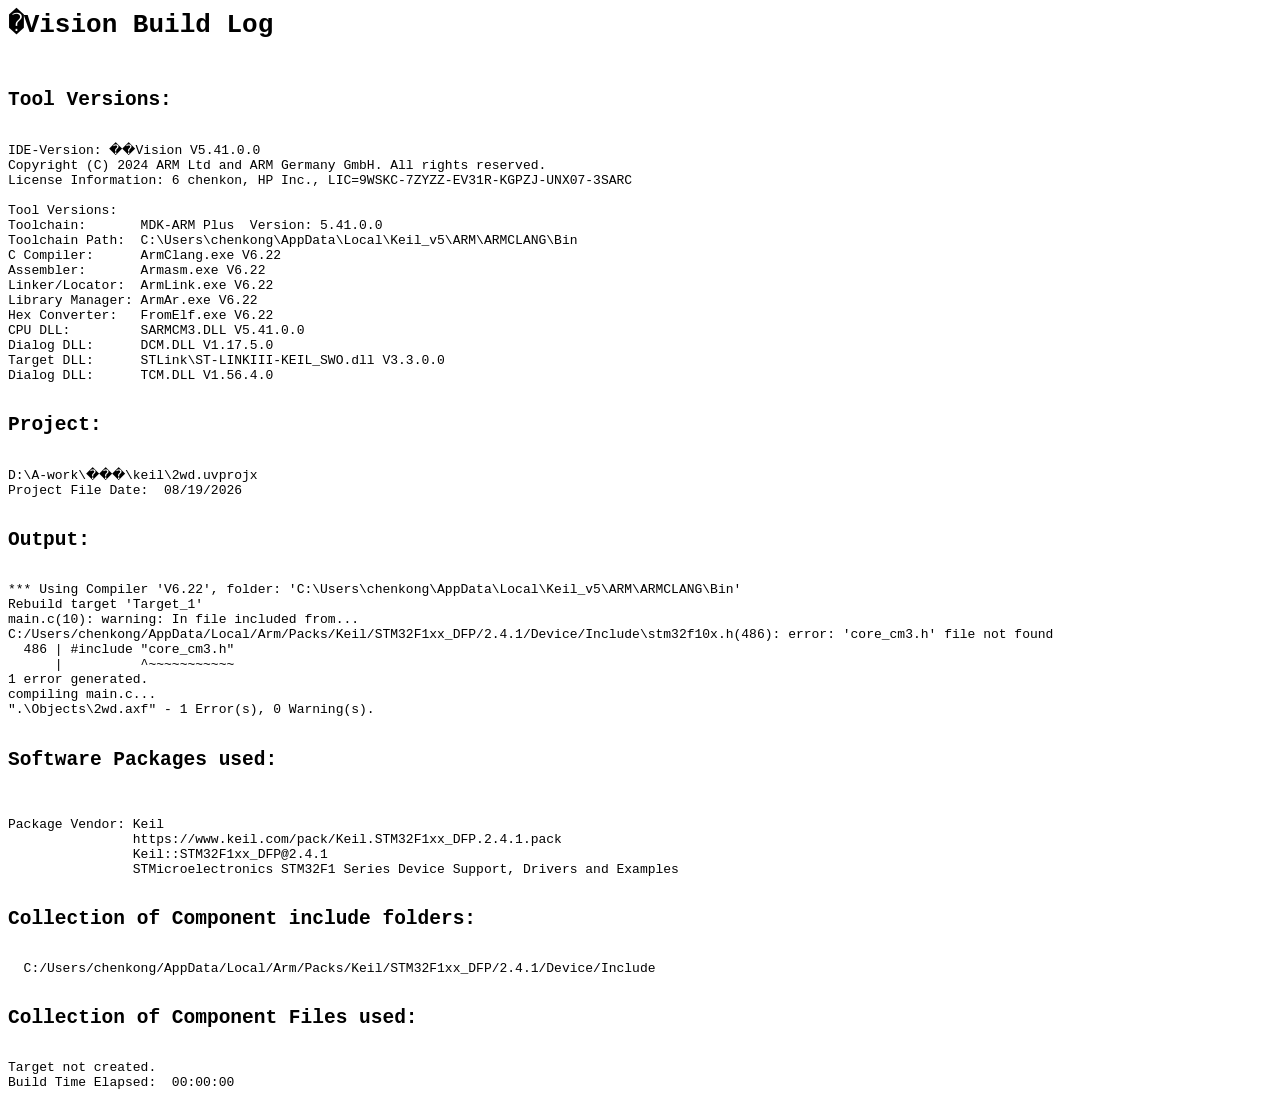
<file: keil/Objects/2wd.build_log.htm>
<html>
<body>
<pre>
<h1>�Vision Build Log</h1>
<h2>Tool Versions:</h2>
IDE-Version: ��Vision V5.41.0.0
Copyright (C) 2024 ARM Ltd and ARM Germany GmbH. All rights reserved.
License Information: 6 chenkon, HP Inc., LIC=9WSKC-7ZYZZ-EV31R-KGPZJ-UNX07-3SARC
 
Tool Versions:
Toolchain:       MDK-ARM Plus  Version: 5.41.0.0
Toolchain Path:  C:\Users\chenkong\AppData\Local\Keil_v5\ARM\ARMCLANG\Bin
C Compiler:      ArmClang.exe V6.22
Assembler:       Armasm.exe V6.22
Linker/Locator:  ArmLink.exe V6.22
Library Manager: ArmAr.exe V6.22
Hex Converter:   FromElf.exe V6.22
CPU DLL:         SARMCM3.DLL V5.41.0.0
Dialog DLL:      DCM.DLL V1.17.5.0
Target DLL:      STLink\ST-LINKIII-KEIL_SWO.dll V3.3.0.0
Dialog DLL:      TCM.DLL V1.56.4.0
 
<h2>Project:</h2>
D:\A-work\���\keil\2wd.uvprojx
Project File Date:  08/19/2026

<h2>Output:</h2>
*** Using Compiler 'V6.22', folder: 'C:\Users\chenkong\AppData\Local\Keil_v5\ARM\ARMCLANG\Bin'
Rebuild target 'Target_1'
main.c(10): warning: In file included from...
C:/Users/chenkong/AppData/Local/Arm/Packs/Keil/STM32F1xx_DFP/2.4.1/Device/Include\stm32f10x.h(486): error: 'core_cm3.h' file not found
  486 | #include "core_cm3.h"
      |          ^~~~~~~~~~~~
1 error generated.
compiling main.c...
".\Objects\2wd.axf" - 1 Error(s), 0 Warning(s).

<h2>Software Packages used:</h2>

Package Vendor: Keil
                https://www.keil.com/pack/Keil.STM32F1xx_DFP.2.4.1.pack
                Keil::STM32F1xx_DFP@2.4.1
                STMicroelectronics STM32F1 Series Device Support, Drivers and Examples

<h2>Collection of Component include folders:</h2>
  C:/Users/chenkong/AppData/Local/Arm/Packs/Keil/STM32F1xx_DFP/2.4.1/Device/Include

<h2>Collection of Component Files used:</h2>
Target not created.
Build Time Elapsed:  00:00:00
</pre>
</body>
</html>
</file>
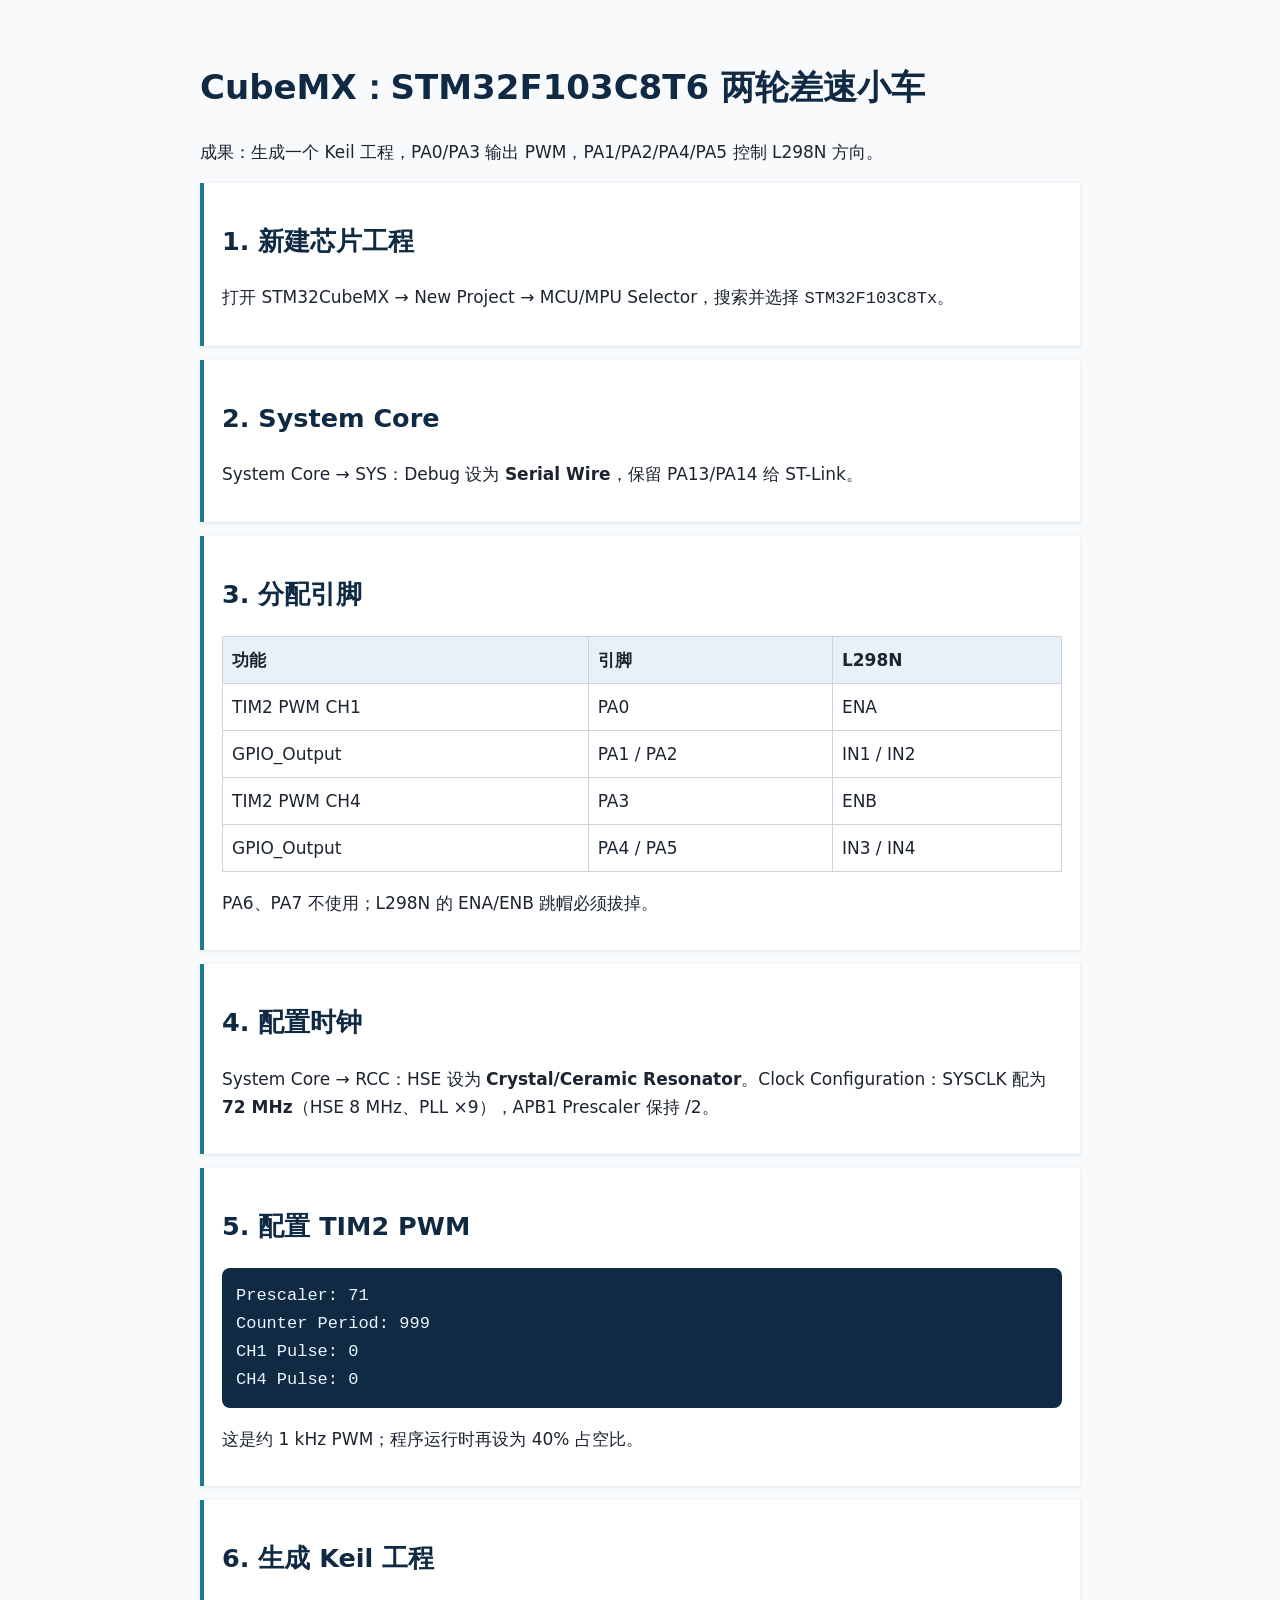
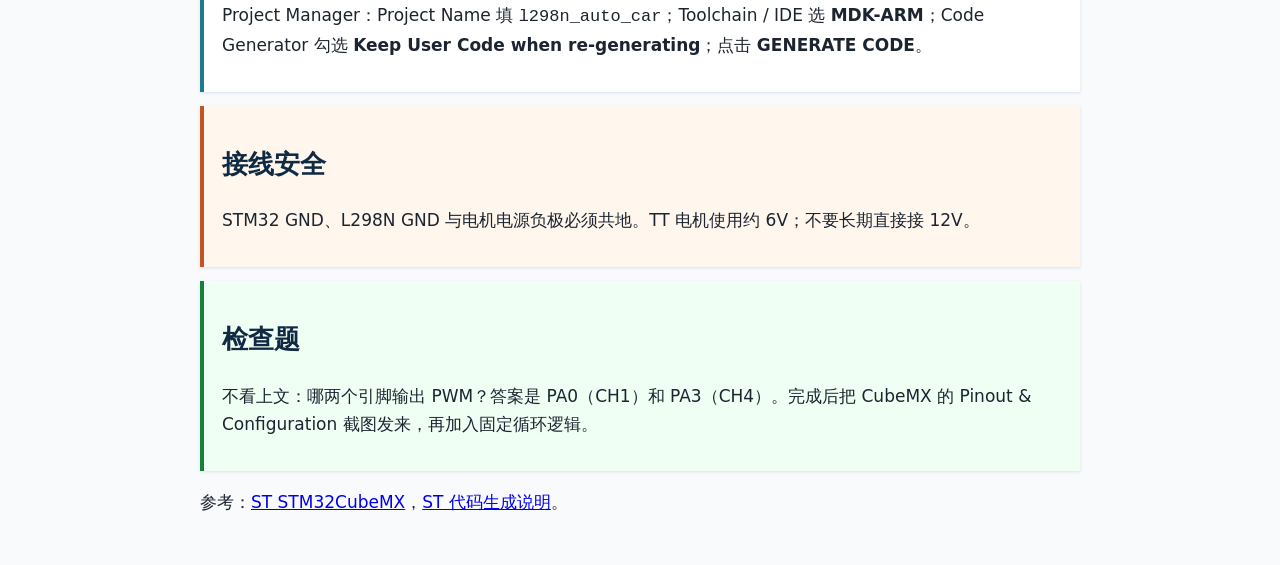
<file: stm32f103_l298n_autonomous_cycle/CubeMX学习/lessons/0001-cubemx-f103-l298n.html>
<!doctype html><html lang="zh-CN"><head><meta charset="utf-8"><meta name="viewport" content="width=device-width,initial-scale=1"><title>CubeMX：F103 两轮小车起步</title><link rel="stylesheet" href="../assets/lesson.css"></head><body>
<h1>CubeMX：STM32F103C8T6 两轮差速小车</h1>
<p>成果：生成一个 Keil 工程，PA0/PA3 输出 PWM，PA1/PA2/PA4/PA5 控制 L298N 方向。</p>
<div class="step"><h2>1. 新建芯片工程</h2><p>打开 STM32CubeMX → New Project → MCU/MPU Selector，搜索并选择 <code>STM32F103C8Tx</code>。</p></div>
<div class="step"><h2>2. System Core</h2><p>System Core → SYS：Debug 设为 <b>Serial Wire</b>，保留 PA13/PA14 给 ST-Link。</p></div>
<div class="step"><h2>3. 分配引脚</h2><table><tr><th>功能</th><th>引脚</th><th>L298N</th></tr><tr><td>TIM2 PWM CH1</td><td>PA0</td><td>ENA</td></tr><tr><td>GPIO_Output</td><td>PA1 / PA2</td><td>IN1 / IN2</td></tr><tr><td>TIM2 PWM CH4</td><td>PA3</td><td>ENB</td></tr><tr><td>GPIO_Output</td><td>PA4 / PA5</td><td>IN3 / IN4</td></tr></table><p>PA6、PA7 不使用；L298N 的 ENA/ENB 跳帽必须拔掉。</p></div>
<div class="step"><h2>4. 配置时钟</h2><p>System Core → RCC：HSE 设为 <b>Crystal/Ceramic Resonator</b>。Clock Configuration：SYSCLK 配为 <b>72 MHz</b>（HSE 8 MHz、PLL ×9），APB1 Prescaler 保持 /2。</p></div>
<div class="step"><h2>5. 配置 TIM2 PWM</h2><pre>Prescaler: 71
Counter Period: 999
CH1 Pulse: 0
CH4 Pulse: 0</pre><p>这是约 1 kHz PWM；程序运行时再设为 40% 占空比。</p></div>
<div class="step"><h2>6. 生成 Keil 工程</h2><p>Project Manager：Project Name 填 <code>l298n_auto_car</code>；Toolchain / IDE 选 <b>MDK-ARM</b>；Code Generator 勾选 <b>Keep User Code when re-generating</b>；点击 <b>GENERATE CODE</b>。</p></div>
<div class="step warn"><h2>接线安全</h2><p>STM32 GND、L298N GND 与电机电源负极必须共地。TT 电机使用约 6V；不要长期直接接 12V。</p></div>
<div class="step check"><h2>检查题</h2><p>不看上文：哪两个引脚输出 PWM？答案是 PA0（CH1）和 PA3（CH4）。完成后把 CubeMX 的 Pinout & Configuration 截图发来，再加入固定循环逻辑。</p></div>
<p>参考：<a href="https://www.st.com/en/development-tools/stm32cubemx.html">ST STM32CubeMX</a>，<a href="https://www.st.com/content/st_com/en/stm32cubemx.html">ST 代码生成说明</a>。</p></body></html>
</file>
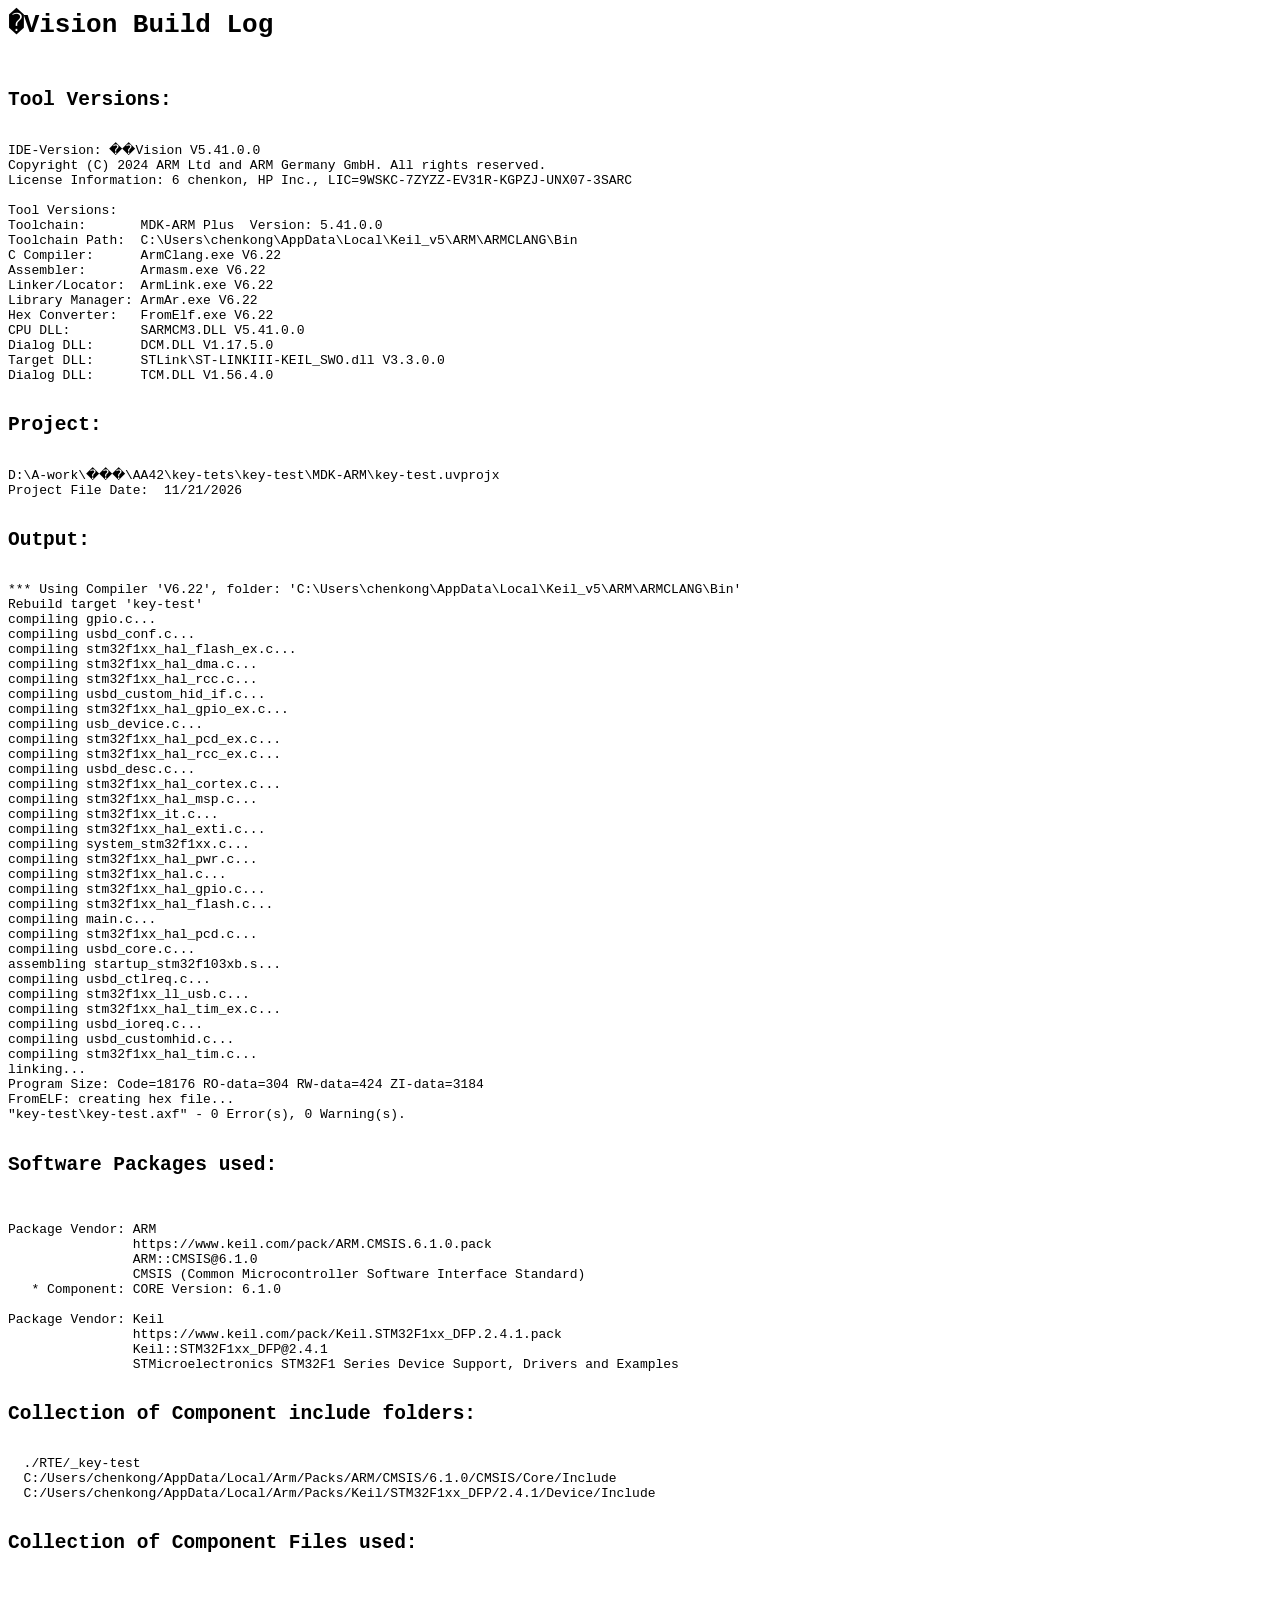
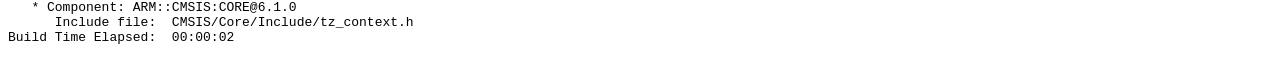
<file: key-tets/key-test/MDK-ARM/key-test/key-test.build_log.htm>
<html>
<body>
<pre>
<h1>�Vision Build Log</h1>
<h2>Tool Versions:</h2>
IDE-Version: ��Vision V5.41.0.0
Copyright (C) 2024 ARM Ltd and ARM Germany GmbH. All rights reserved.
License Information: 6 chenkon, HP Inc., LIC=9WSKC-7ZYZZ-EV31R-KGPZJ-UNX07-3SARC
 
Tool Versions:
Toolchain:       MDK-ARM Plus  Version: 5.41.0.0
Toolchain Path:  C:\Users\chenkong\AppData\Local\Keil_v5\ARM\ARMCLANG\Bin
C Compiler:      ArmClang.exe V6.22
Assembler:       Armasm.exe V6.22
Linker/Locator:  ArmLink.exe V6.22
Library Manager: ArmAr.exe V6.22
Hex Converter:   FromElf.exe V6.22
CPU DLL:         SARMCM3.DLL V5.41.0.0
Dialog DLL:      DCM.DLL V1.17.5.0
Target DLL:      STLink\ST-LINKIII-KEIL_SWO.dll V3.3.0.0
Dialog DLL:      TCM.DLL V1.56.4.0
 
<h2>Project:</h2>
D:\A-work\���\AA42\key-tets\key-test\MDK-ARM\key-test.uvprojx
Project File Date:  11/21/2026

<h2>Output:</h2>
*** Using Compiler 'V6.22', folder: 'C:\Users\chenkong\AppData\Local\Keil_v5\ARM\ARMCLANG\Bin'
Rebuild target 'key-test'
compiling gpio.c...
compiling usbd_conf.c...
compiling stm32f1xx_hal_flash_ex.c...
compiling stm32f1xx_hal_dma.c...
compiling stm32f1xx_hal_rcc.c...
compiling usbd_custom_hid_if.c...
compiling stm32f1xx_hal_gpio_ex.c...
compiling usb_device.c...
compiling stm32f1xx_hal_pcd_ex.c...
compiling stm32f1xx_hal_rcc_ex.c...
compiling usbd_desc.c...
compiling stm32f1xx_hal_cortex.c...
compiling stm32f1xx_hal_msp.c...
compiling stm32f1xx_it.c...
compiling stm32f1xx_hal_exti.c...
compiling system_stm32f1xx.c...
compiling stm32f1xx_hal_pwr.c...
compiling stm32f1xx_hal.c...
compiling stm32f1xx_hal_gpio.c...
compiling stm32f1xx_hal_flash.c...
compiling main.c...
compiling stm32f1xx_hal_pcd.c...
compiling usbd_core.c...
assembling startup_stm32f103xb.s...
compiling usbd_ctlreq.c...
compiling stm32f1xx_ll_usb.c...
compiling stm32f1xx_hal_tim_ex.c...
compiling usbd_ioreq.c...
compiling usbd_customhid.c...
compiling stm32f1xx_hal_tim.c...
linking...
Program Size: Code=18176 RO-data=304 RW-data=424 ZI-data=3184  
FromELF: creating hex file...
"key-test\key-test.axf" - 0 Error(s), 0 Warning(s).

<h2>Software Packages used:</h2>

Package Vendor: ARM
                https://www.keil.com/pack/ARM.CMSIS.6.1.0.pack
                ARM::CMSIS@6.1.0
                CMSIS (Common Microcontroller Software Interface Standard)
   * Component: CORE Version: 6.1.0

Package Vendor: Keil
                https://www.keil.com/pack/Keil.STM32F1xx_DFP.2.4.1.pack
                Keil::STM32F1xx_DFP@2.4.1
                STMicroelectronics STM32F1 Series Device Support, Drivers and Examples

<h2>Collection of Component include folders:</h2>
  ./RTE/_key-test
  C:/Users/chenkong/AppData/Local/Arm/Packs/ARM/CMSIS/6.1.0/CMSIS/Core/Include
  C:/Users/chenkong/AppData/Local/Arm/Packs/Keil/STM32F1xx_DFP/2.4.1/Device/Include

<h2>Collection of Component Files used:</h2>

   * Component: ARM::CMSIS:CORE@6.1.0
      Include file:  CMSIS/Core/Include/tz_context.h
Build Time Elapsed:  00:00:02
</pre>
</body>
</html>
</file>
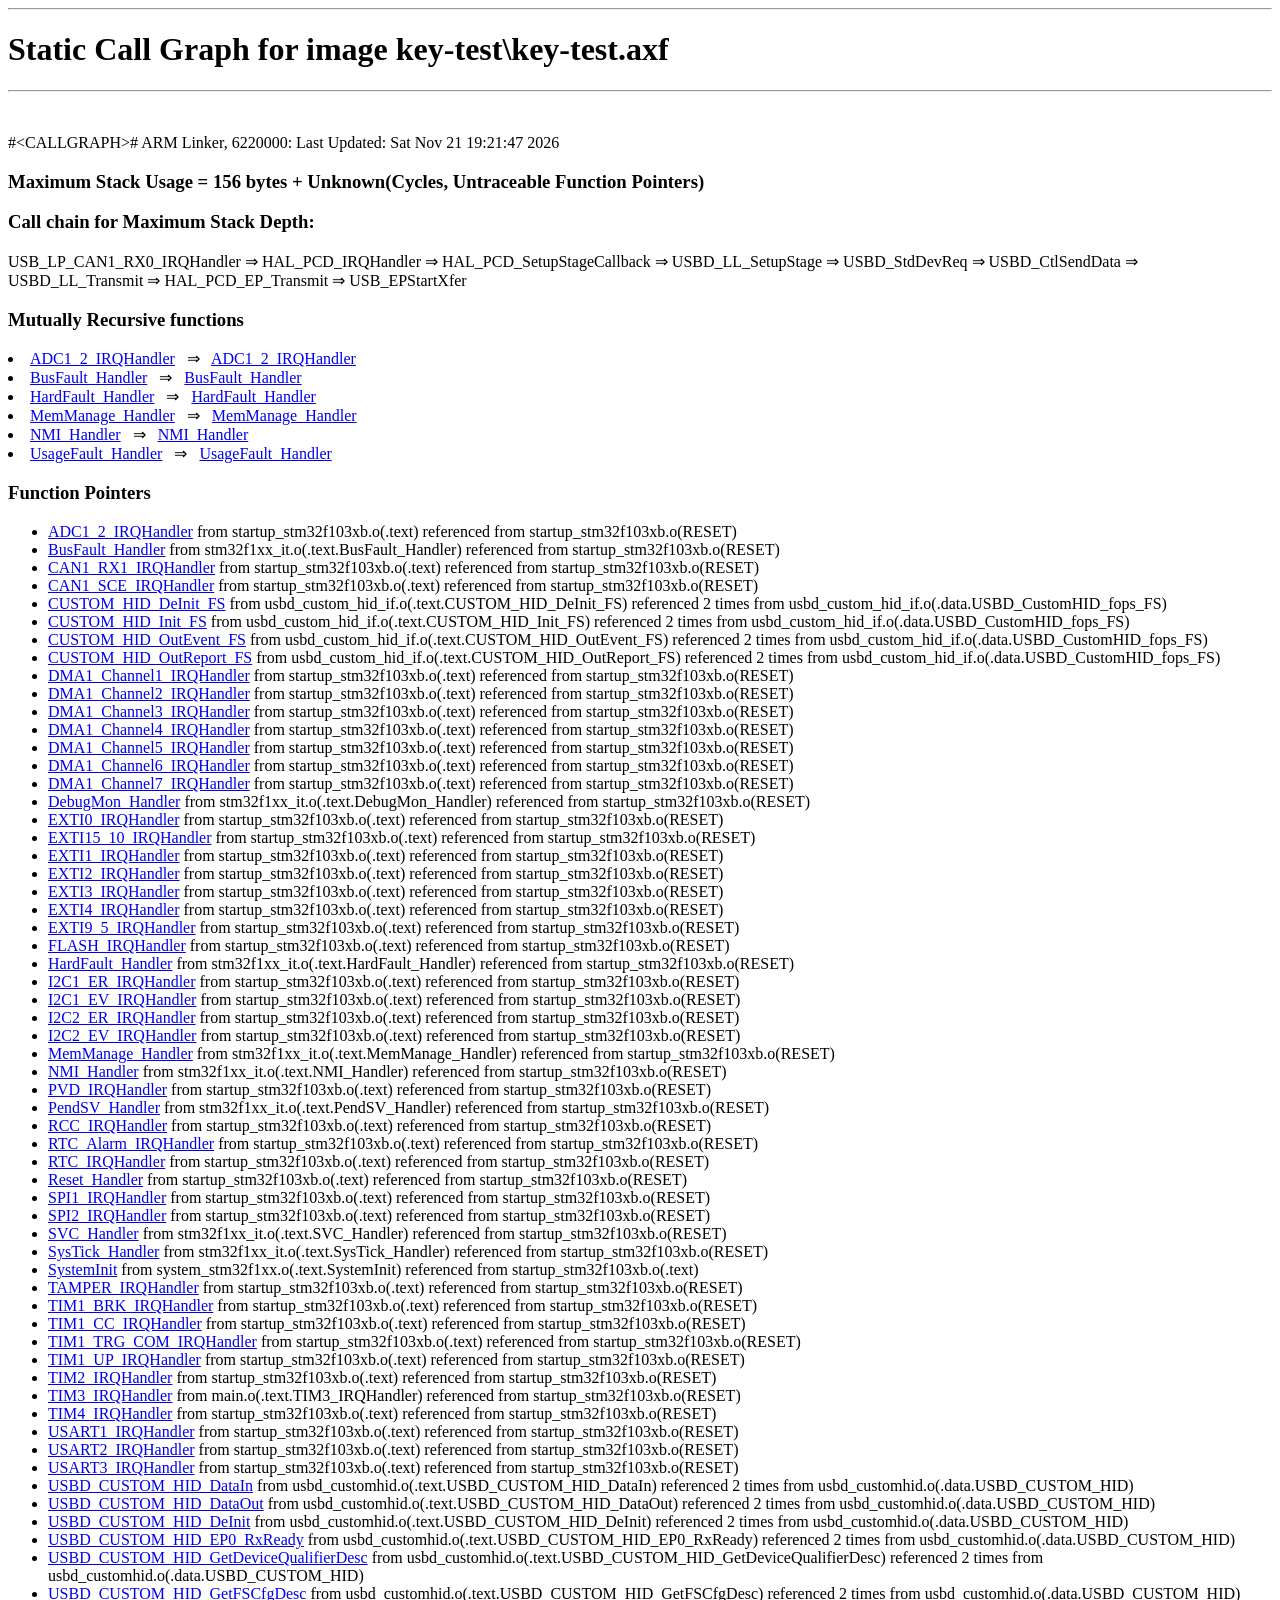
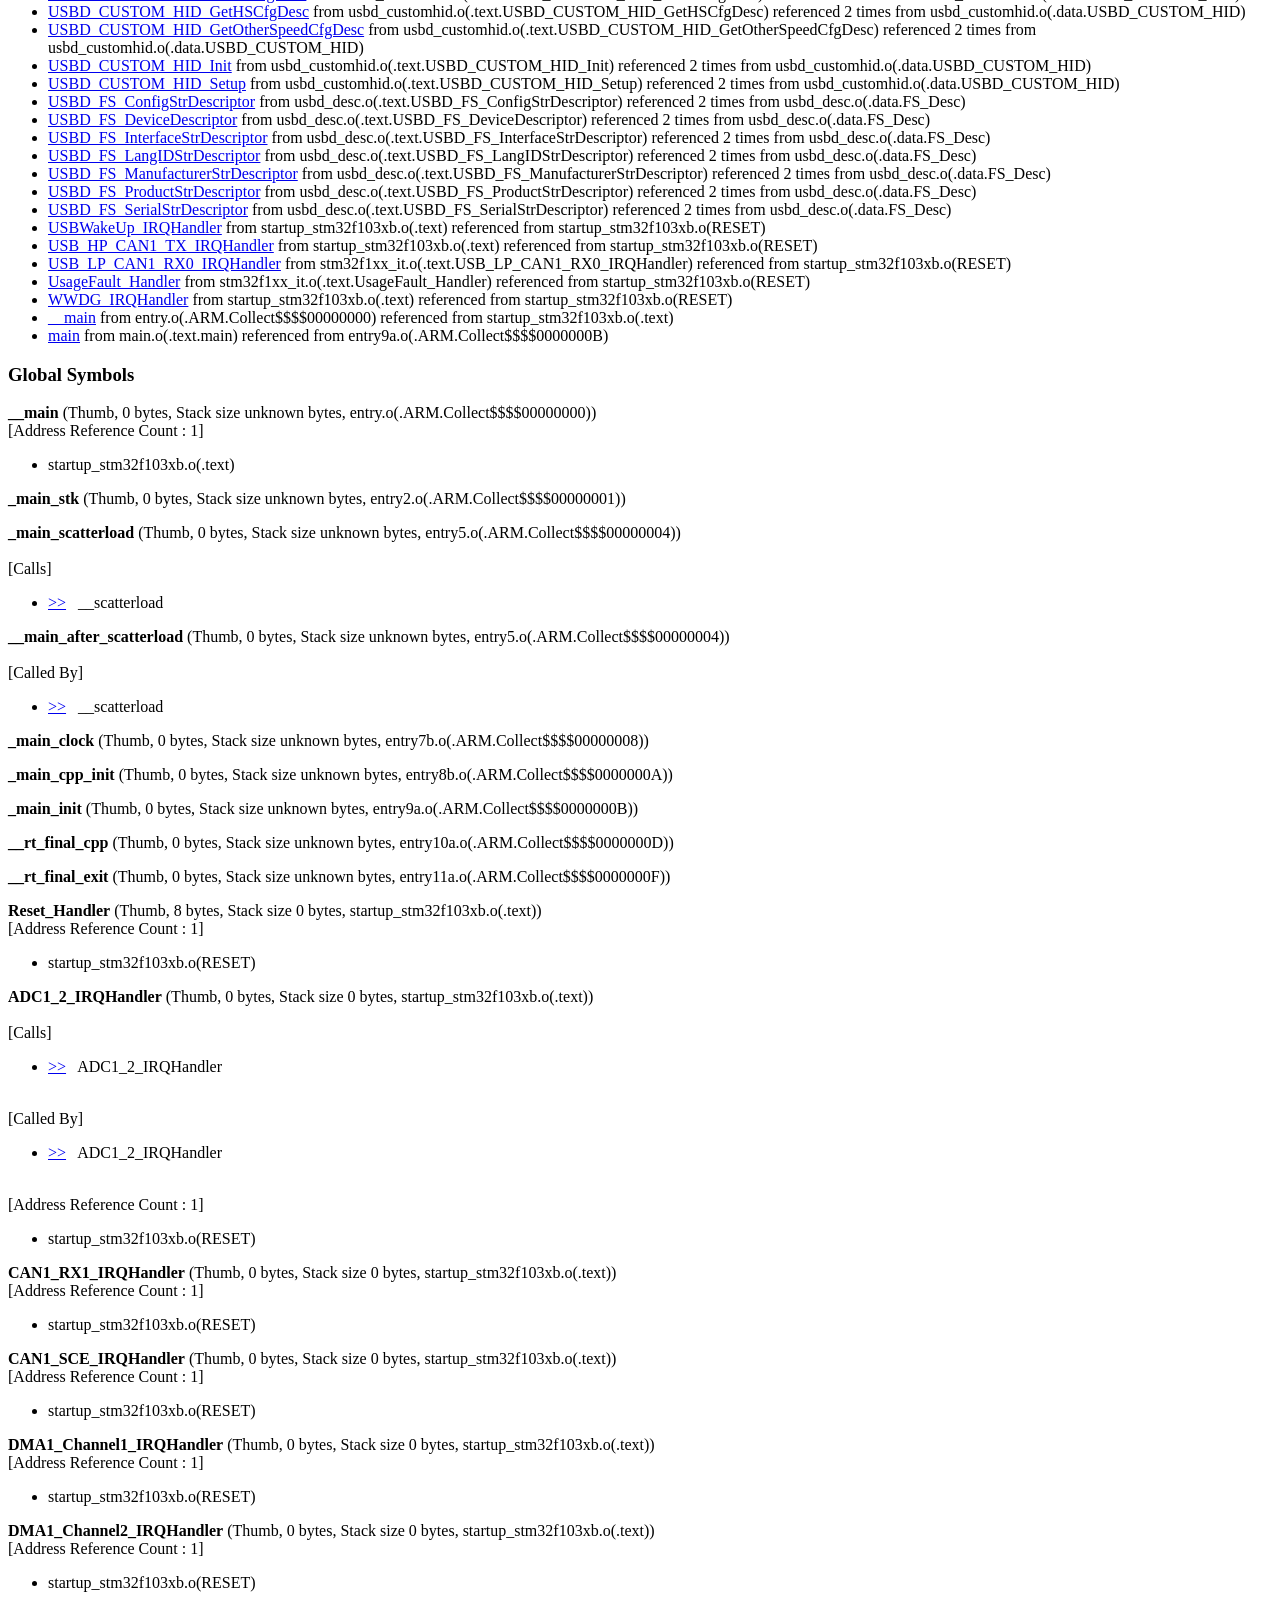
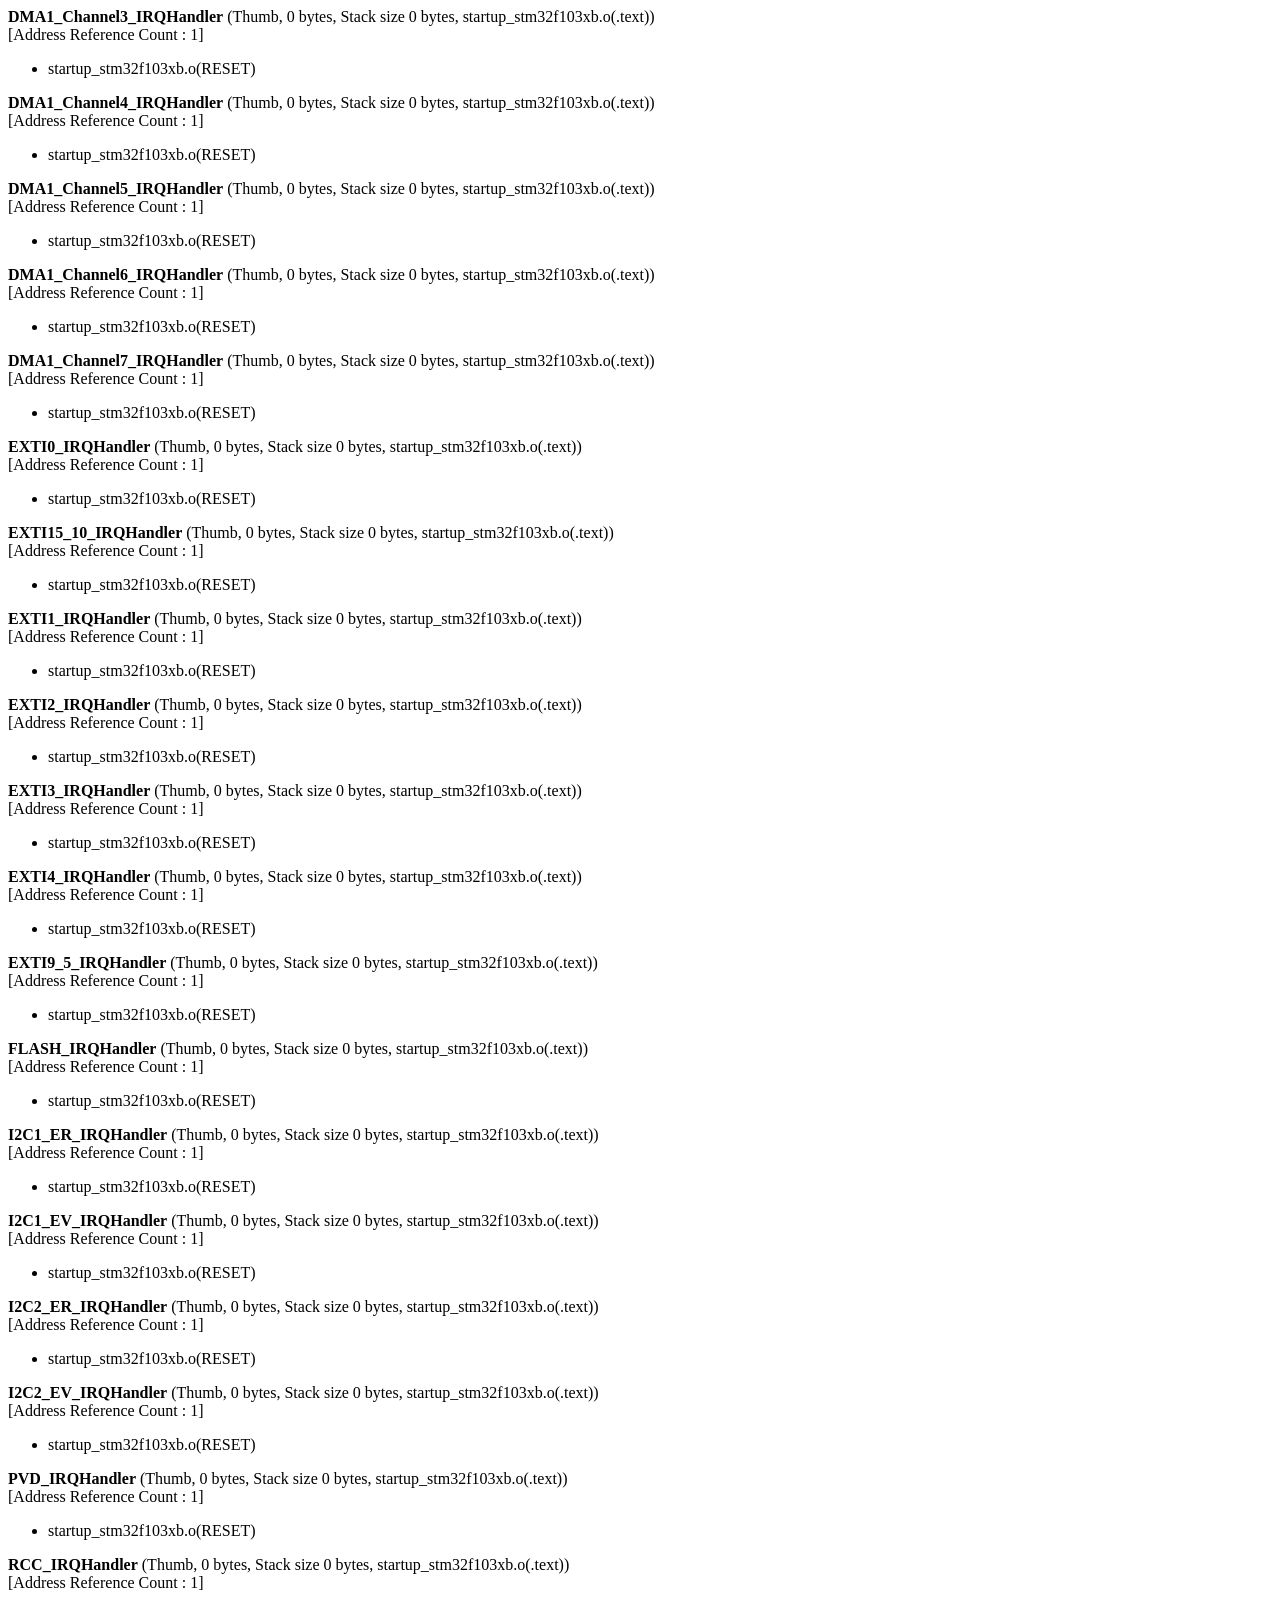
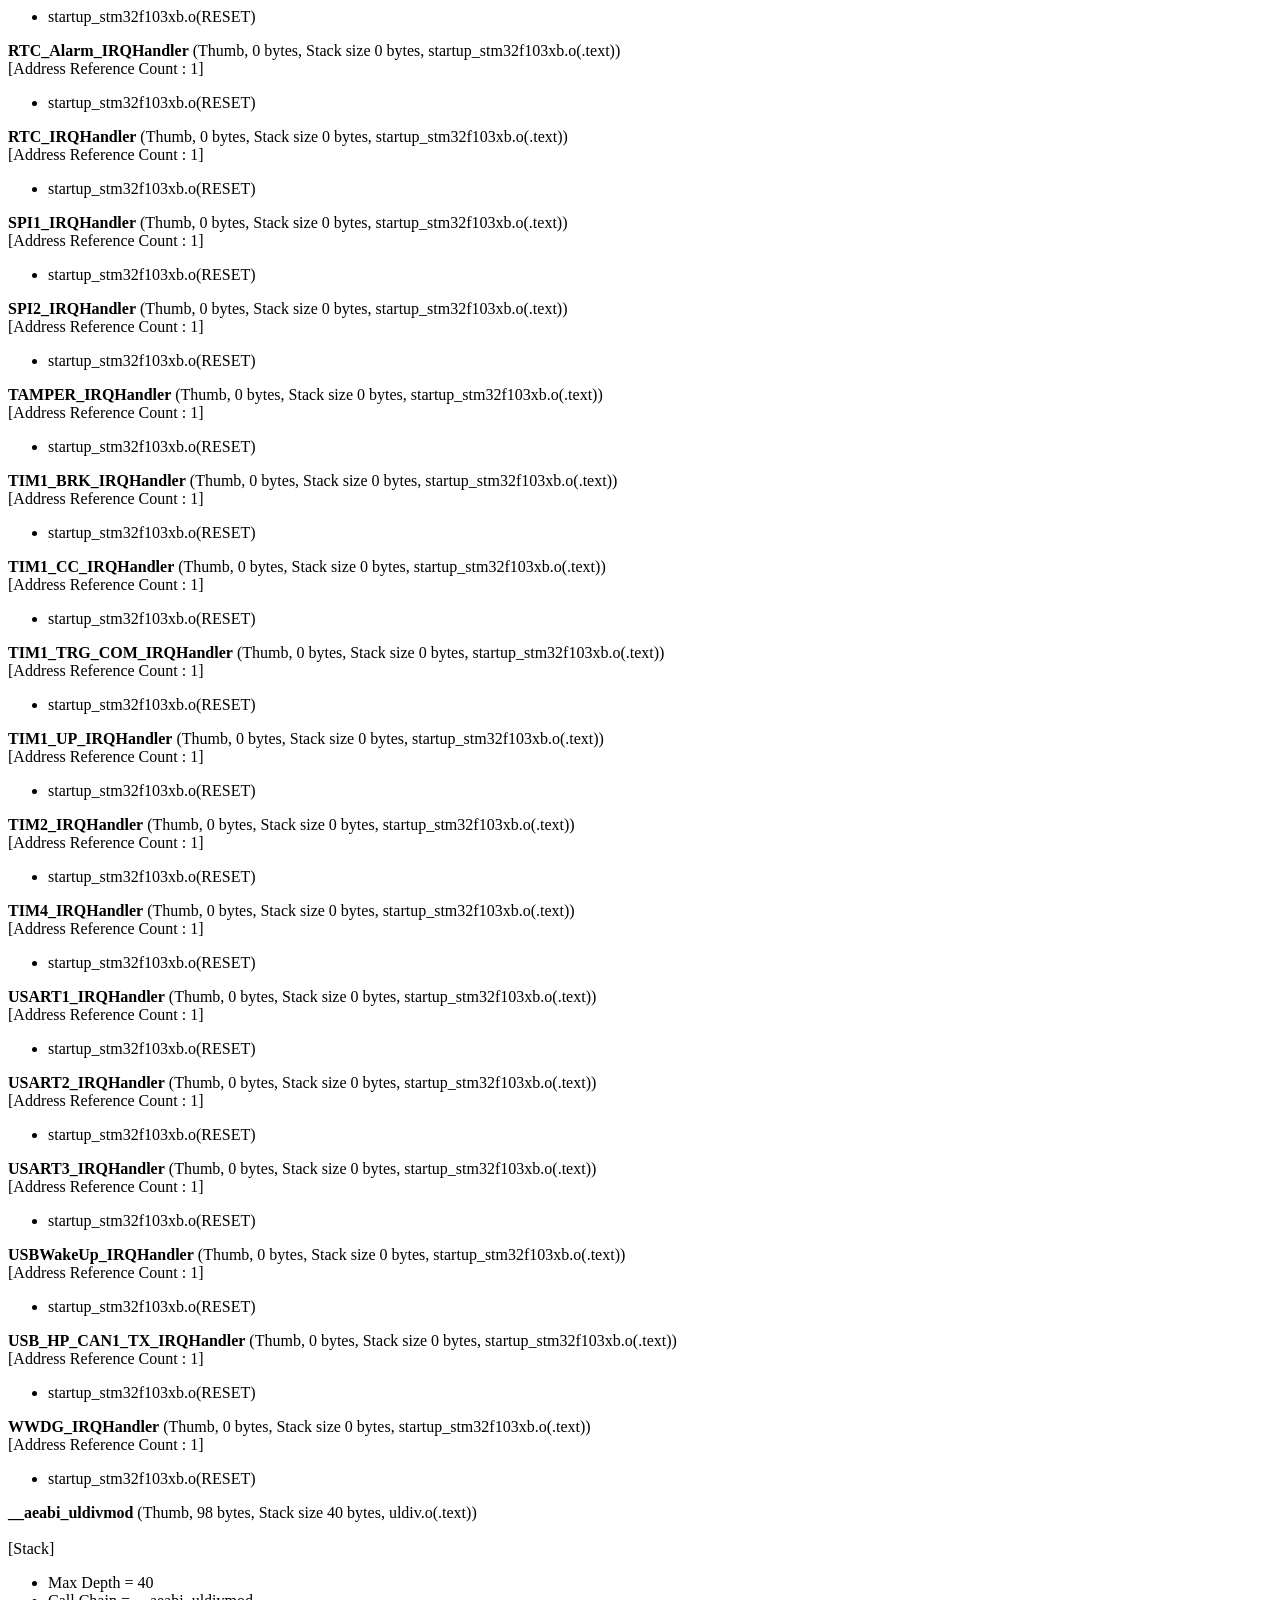
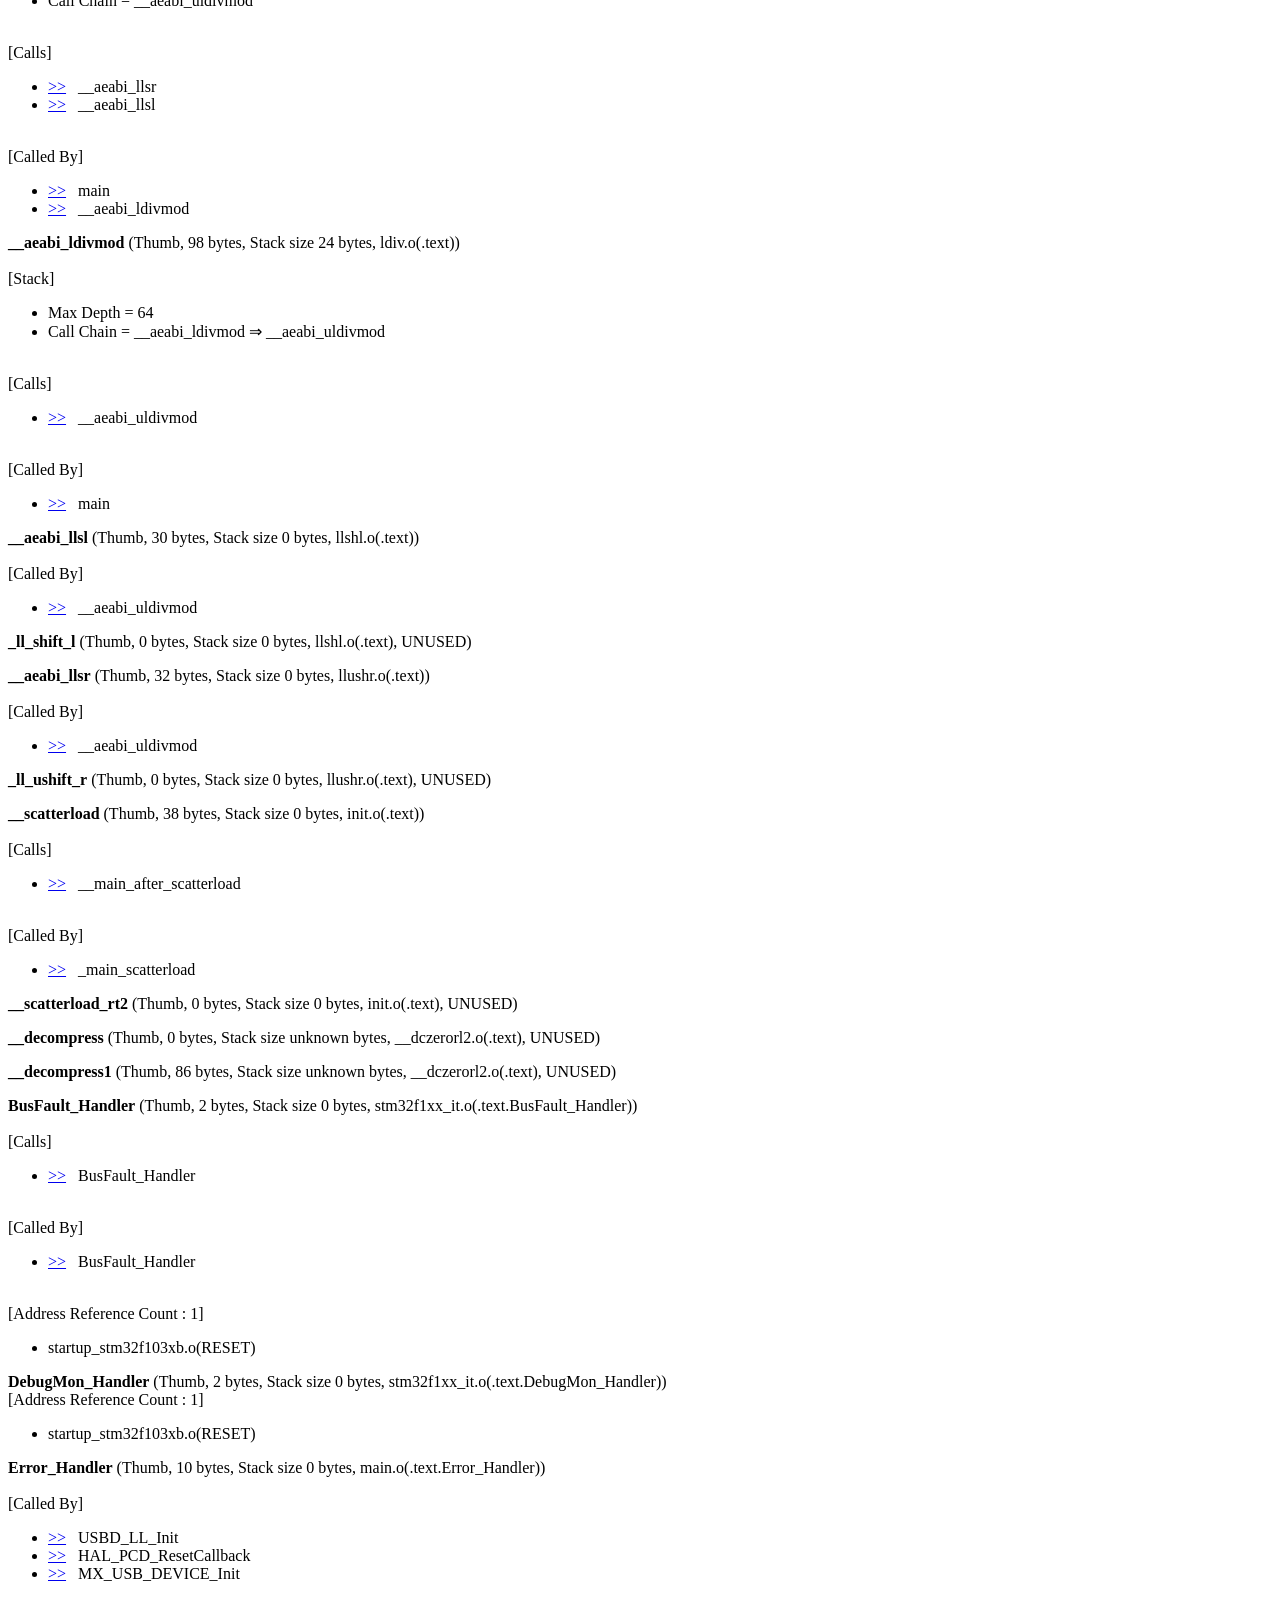
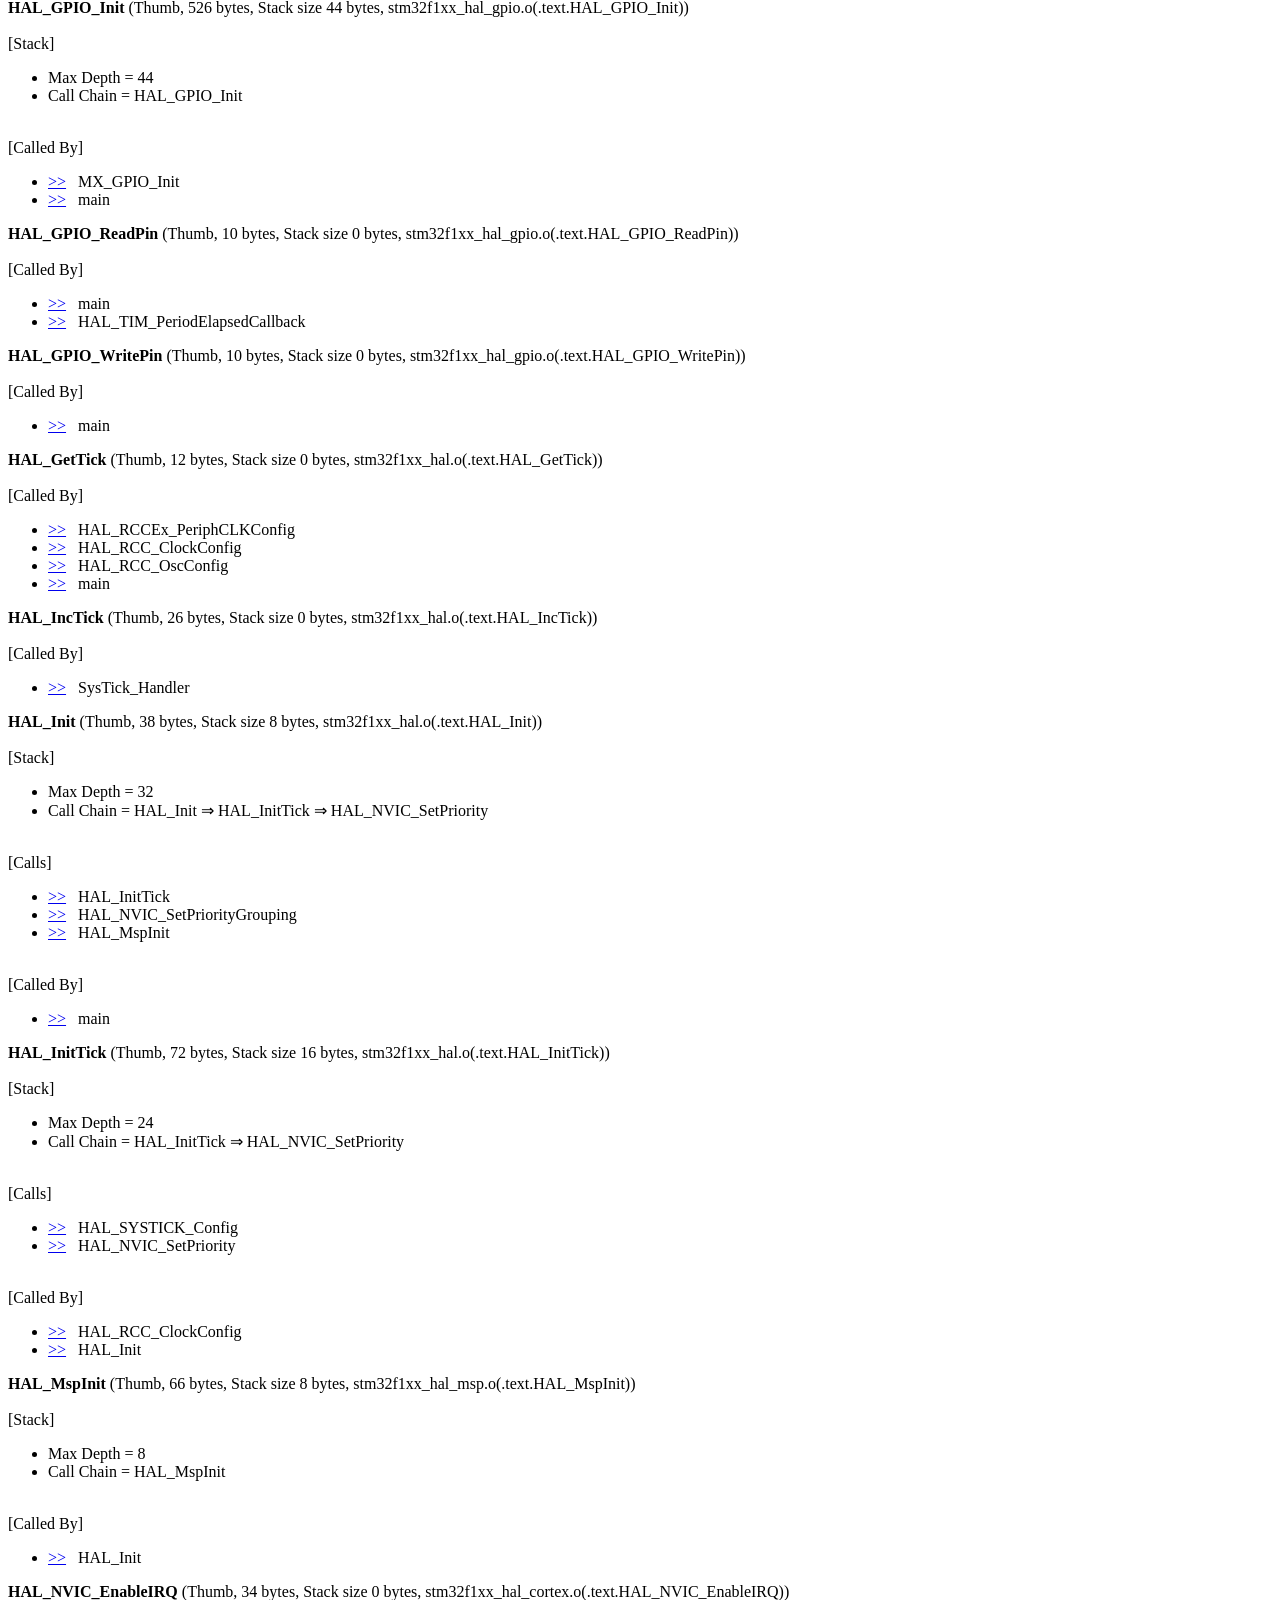
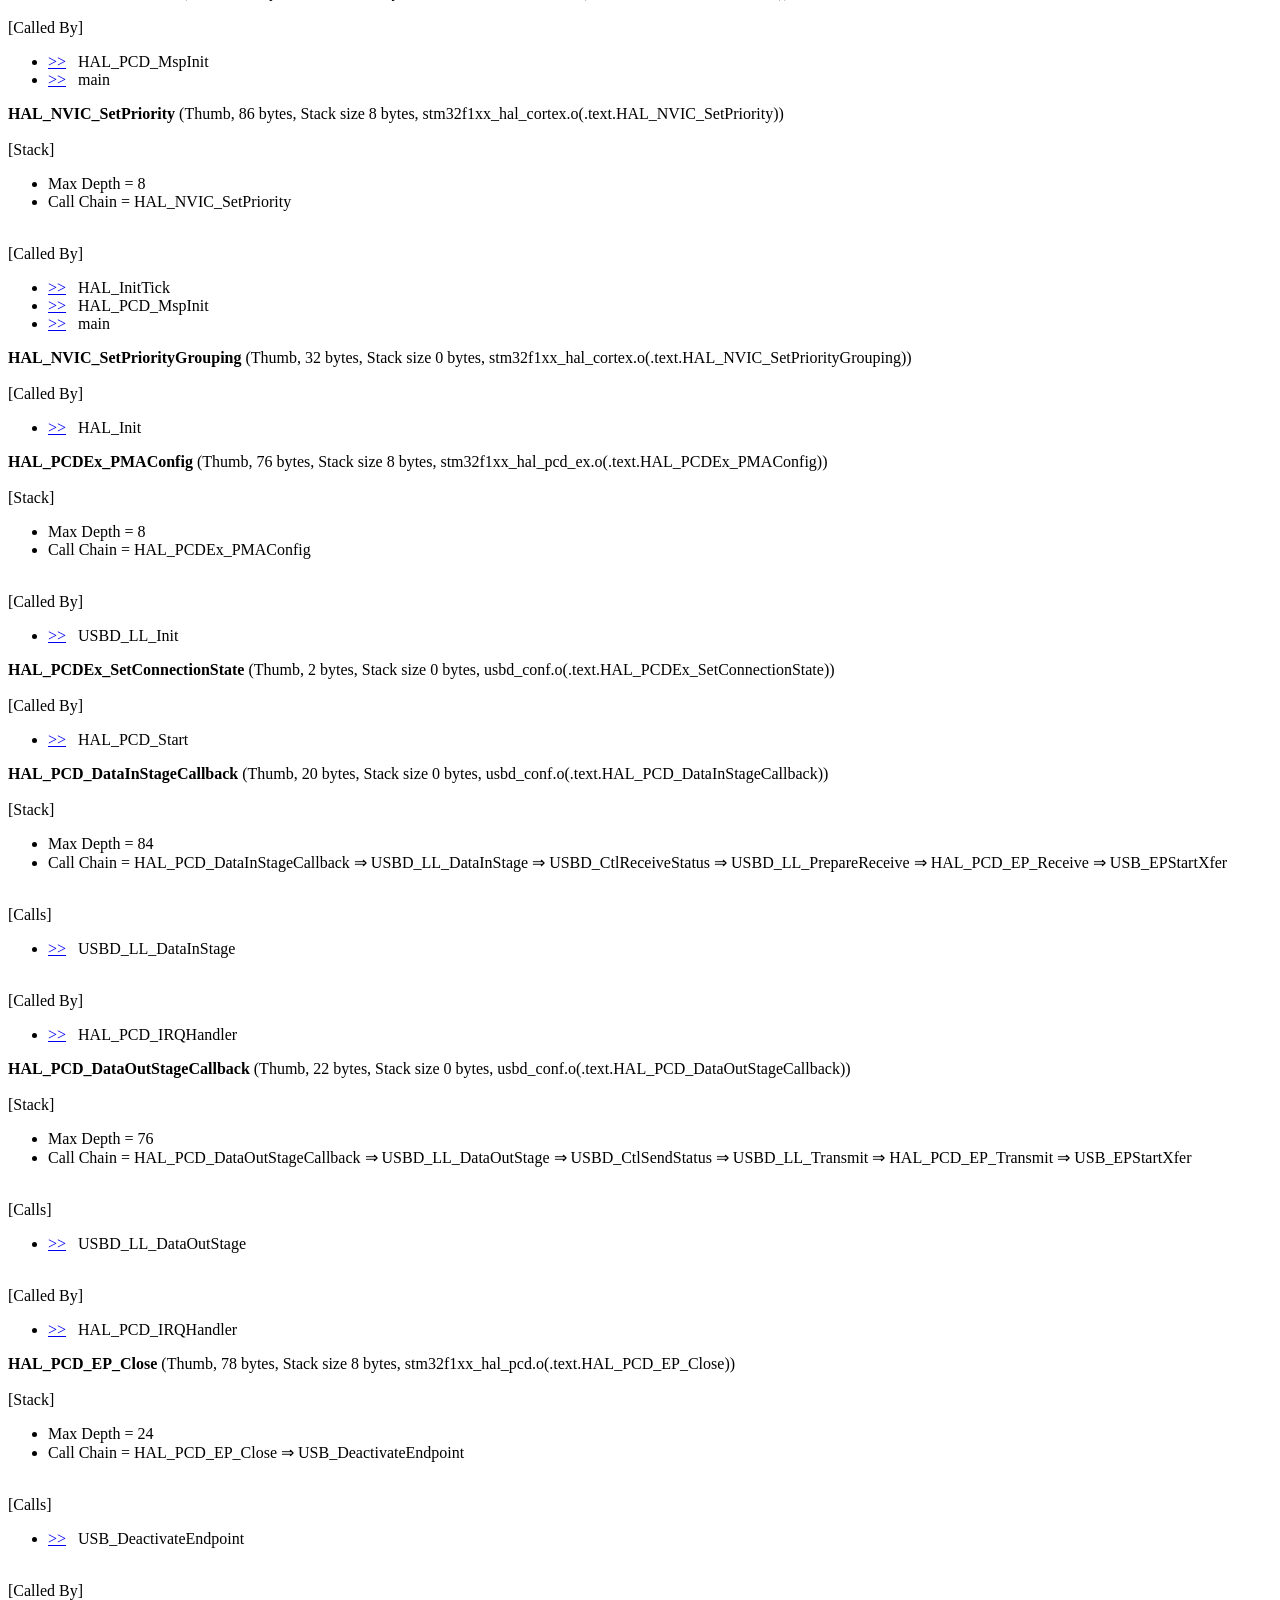
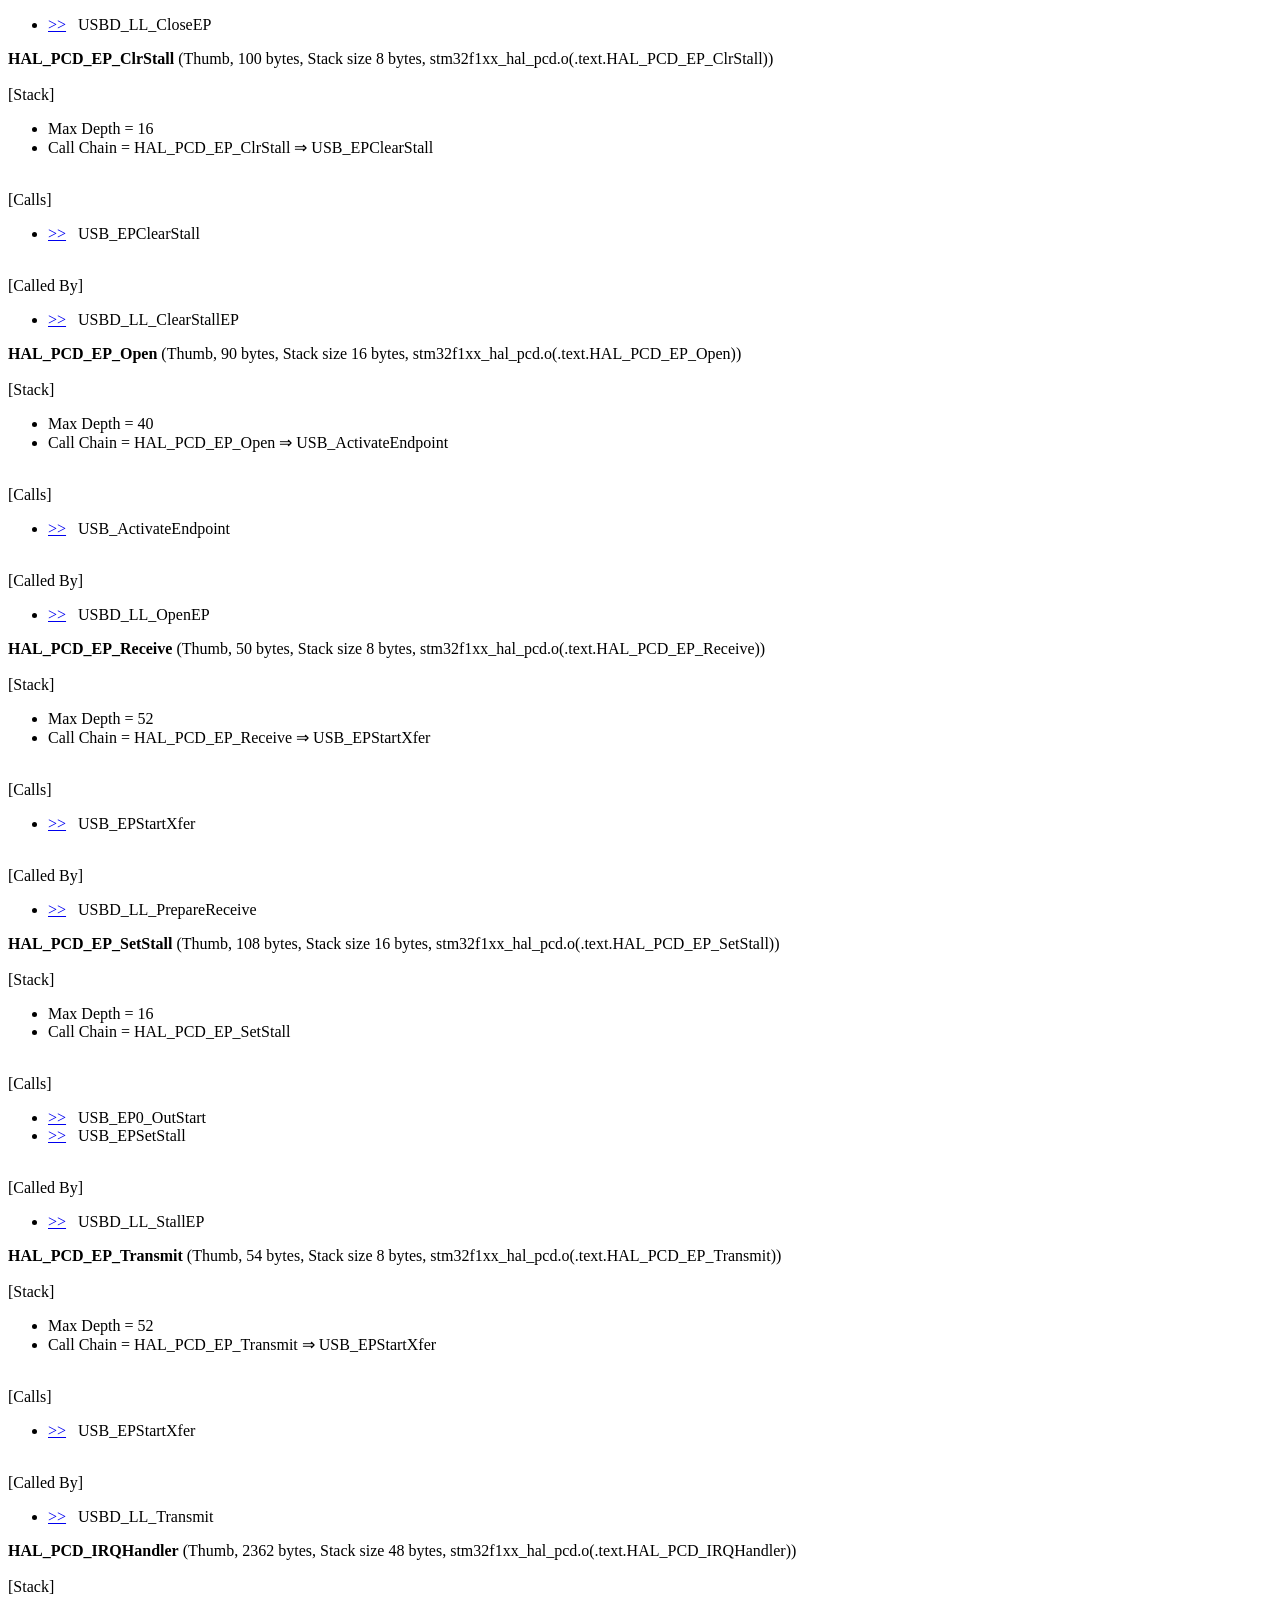
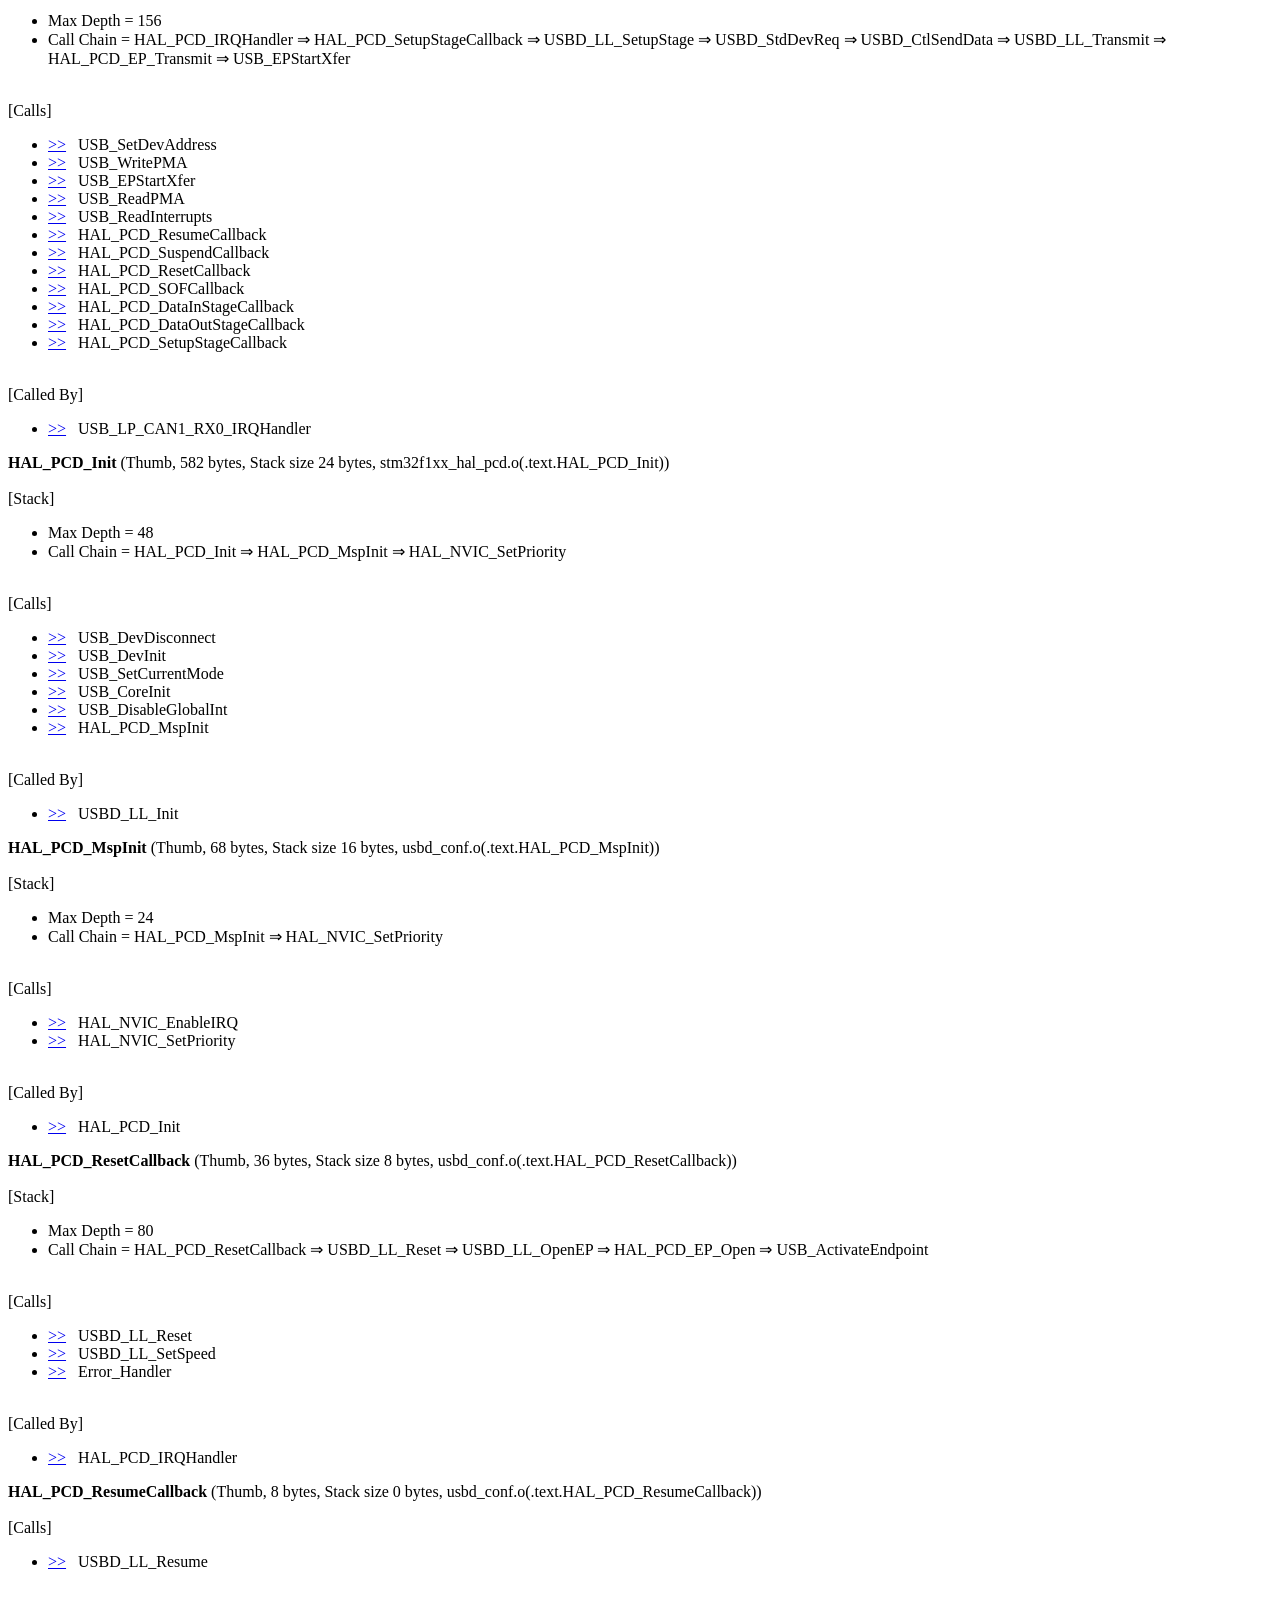
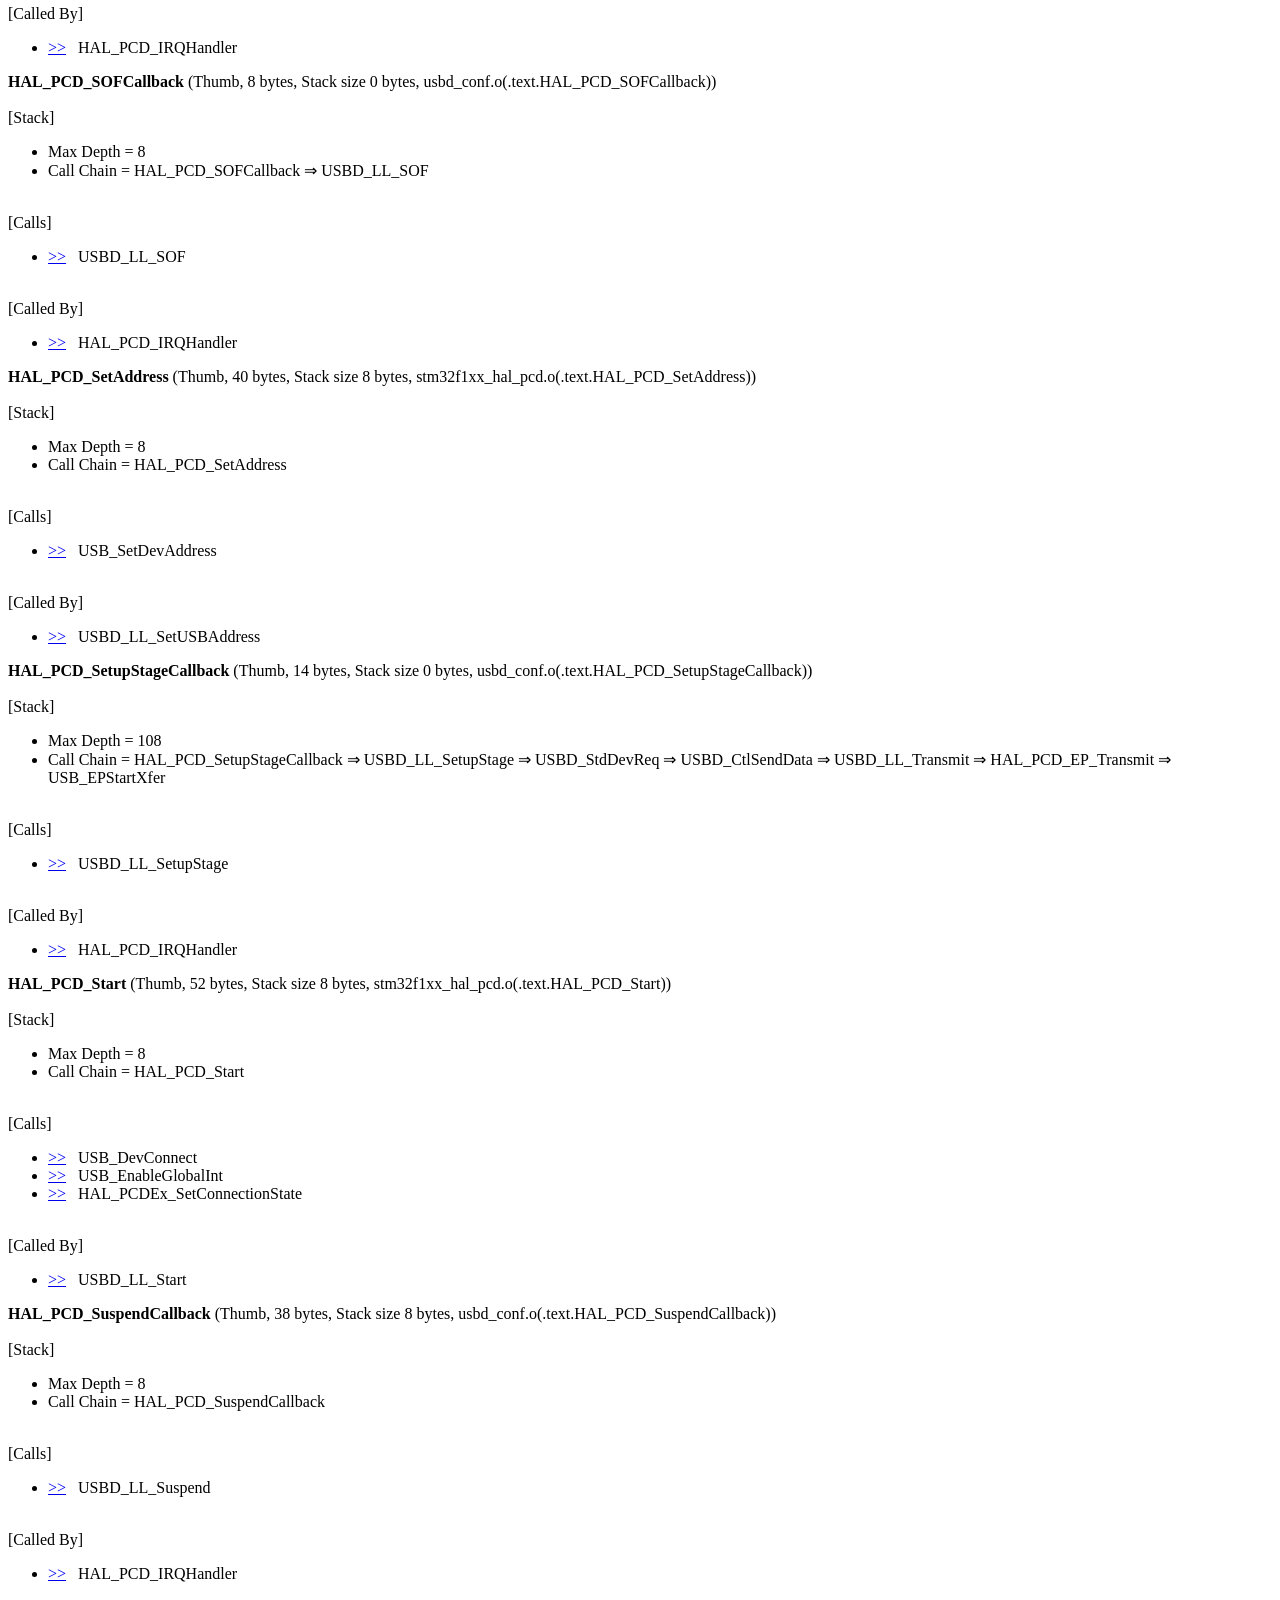
<file: key-tets/key-test/MDK-ARM/key-test/key-test.htm>
<!doctype html public "-//w3c//dtd html 4.0 transitional//en">
<html><head>
<title>Static Call Graph - [key-test\key-test.axf]</title></head>
<body><HR>
<H1>Static Call Graph for image key-test\key-test.axf</H1><HR>
<BR><P>#&#060CALLGRAPH&#062# ARM Linker, 6220000: Last Updated: Sat Nov 21 19:21:47 2026
<BR><P>
<H3>Maximum Stack Usage =        156 bytes + Unknown(Cycles, Untraceable Function Pointers)</H3><H3>
Call chain for Maximum Stack Depth:</H3>
USB_LP_CAN1_RX0_IRQHandler &rArr; HAL_PCD_IRQHandler &rArr; HAL_PCD_SetupStageCallback &rArr; USBD_LL_SetupStage &rArr; USBD_StdDevReq &rArr; USBD_CtlSendData &rArr; USBD_LL_Transmit &rArr; HAL_PCD_EP_Transmit &rArr; USB_EPStartXfer
<P>
<H3>
Mutually Recursive functions
</H3> <LI><a href="#[31]">ADC1_2_IRQHandler</a>&nbsp;&nbsp;&nbsp;&rArr;&nbsp;&nbsp;&nbsp;<a href="#[31]">ADC1_2_IRQHandler</a><BR>
 <LI><a href="#[19]">BusFault_Handler</a>&nbsp;&nbsp;&nbsp;&rArr;&nbsp;&nbsp;&nbsp;<a href="#[19]">BusFault_Handler</a><BR>
 <LI><a href="#[17]">HardFault_Handler</a>&nbsp;&nbsp;&nbsp;&rArr;&nbsp;&nbsp;&nbsp;<a href="#[17]">HardFault_Handler</a><BR>
 <LI><a href="#[18]">MemManage_Handler</a>&nbsp;&nbsp;&nbsp;&rArr;&nbsp;&nbsp;&nbsp;<a href="#[18]">MemManage_Handler</a><BR>
 <LI><a href="#[16]">NMI_Handler</a>&nbsp;&nbsp;&nbsp;&rArr;&nbsp;&nbsp;&nbsp;<a href="#[16]">NMI_Handler</a><BR>
 <LI><a href="#[1a]">UsageFault_Handler</a>&nbsp;&nbsp;&nbsp;&rArr;&nbsp;&nbsp;&nbsp;<a href="#[1a]">UsageFault_Handler</a><BR>
</UL>
<P>
<H3>
Function Pointers
</H3><UL>
 <LI><a href="#[31]">ADC1_2_IRQHandler</a> from startup_stm32f103xb.o(.text) referenced from startup_stm32f103xb.o(RESET)
 <LI><a href="#[19]">BusFault_Handler</a> from stm32f1xx_it.o(.text.BusFault_Handler) referenced from startup_stm32f103xb.o(RESET)
 <LI><a href="#[34]">CAN1_RX1_IRQHandler</a> from startup_stm32f103xb.o(.text) referenced from startup_stm32f103xb.o(RESET)
 <LI><a href="#[35]">CAN1_SCE_IRQHandler</a> from startup_stm32f103xb.o(.text) referenced from startup_stm32f103xb.o(RESET)
 <LI><a href="#[12]">CUSTOM_HID_DeInit_FS</a> from usbd_custom_hid_if.o(.text.CUSTOM_HID_DeInit_FS) referenced 2 times from usbd_custom_hid_if.o(.data.USBD_CustomHID_fops_FS)
 <LI><a href="#[11]">CUSTOM_HID_Init_FS</a> from usbd_custom_hid_if.o(.text.CUSTOM_HID_Init_FS) referenced 2 times from usbd_custom_hid_if.o(.data.USBD_CustomHID_fops_FS)
 <LI><a href="#[13]">CUSTOM_HID_OutEvent_FS</a> from usbd_custom_hid_if.o(.text.CUSTOM_HID_OutEvent_FS) referenced 2 times from usbd_custom_hid_if.o(.data.USBD_CustomHID_fops_FS)
 <LI><a href="#[14]">CUSTOM_HID_OutReport_FS</a> from usbd_custom_hid_if.o(.text.CUSTOM_HID_OutReport_FS) referenced 2 times from usbd_custom_hid_if.o(.data.USBD_CustomHID_fops_FS)
 <LI><a href="#[2a]">DMA1_Channel1_IRQHandler</a> from startup_stm32f103xb.o(.text) referenced from startup_stm32f103xb.o(RESET)
 <LI><a href="#[2b]">DMA1_Channel2_IRQHandler</a> from startup_stm32f103xb.o(.text) referenced from startup_stm32f103xb.o(RESET)
 <LI><a href="#[2c]">DMA1_Channel3_IRQHandler</a> from startup_stm32f103xb.o(.text) referenced from startup_stm32f103xb.o(RESET)
 <LI><a href="#[2d]">DMA1_Channel4_IRQHandler</a> from startup_stm32f103xb.o(.text) referenced from startup_stm32f103xb.o(RESET)
 <LI><a href="#[2e]">DMA1_Channel5_IRQHandler</a> from startup_stm32f103xb.o(.text) referenced from startup_stm32f103xb.o(RESET)
 <LI><a href="#[2f]">DMA1_Channel6_IRQHandler</a> from startup_stm32f103xb.o(.text) referenced from startup_stm32f103xb.o(RESET)
 <LI><a href="#[30]">DMA1_Channel7_IRQHandler</a> from startup_stm32f103xb.o(.text) referenced from startup_stm32f103xb.o(RESET)
 <LI><a href="#[1c]">DebugMon_Handler</a> from stm32f1xx_it.o(.text.DebugMon_Handler) referenced from startup_stm32f103xb.o(RESET)
 <LI><a href="#[25]">EXTI0_IRQHandler</a> from startup_stm32f103xb.o(.text) referenced from startup_stm32f103xb.o(RESET)
 <LI><a href="#[47]">EXTI15_10_IRQHandler</a> from startup_stm32f103xb.o(.text) referenced from startup_stm32f103xb.o(RESET)
 <LI><a href="#[26]">EXTI1_IRQHandler</a> from startup_stm32f103xb.o(.text) referenced from startup_stm32f103xb.o(RESET)
 <LI><a href="#[27]">EXTI2_IRQHandler</a> from startup_stm32f103xb.o(.text) referenced from startup_stm32f103xb.o(RESET)
 <LI><a href="#[28]">EXTI3_IRQHandler</a> from startup_stm32f103xb.o(.text) referenced from startup_stm32f103xb.o(RESET)
 <LI><a href="#[29]">EXTI4_IRQHandler</a> from startup_stm32f103xb.o(.text) referenced from startup_stm32f103xb.o(RESET)
 <LI><a href="#[36]">EXTI9_5_IRQHandler</a> from startup_stm32f103xb.o(.text) referenced from startup_stm32f103xb.o(RESET)
 <LI><a href="#[23]">FLASH_IRQHandler</a> from startup_stm32f103xb.o(.text) referenced from startup_stm32f103xb.o(RESET)
 <LI><a href="#[17]">HardFault_Handler</a> from stm32f1xx_it.o(.text.HardFault_Handler) referenced from startup_stm32f103xb.o(RESET)
 <LI><a href="#[3f]">I2C1_ER_IRQHandler</a> from startup_stm32f103xb.o(.text) referenced from startup_stm32f103xb.o(RESET)
 <LI><a href="#[3e]">I2C1_EV_IRQHandler</a> from startup_stm32f103xb.o(.text) referenced from startup_stm32f103xb.o(RESET)
 <LI><a href="#[41]">I2C2_ER_IRQHandler</a> from startup_stm32f103xb.o(.text) referenced from startup_stm32f103xb.o(RESET)
 <LI><a href="#[40]">I2C2_EV_IRQHandler</a> from startup_stm32f103xb.o(.text) referenced from startup_stm32f103xb.o(RESET)
 <LI><a href="#[18]">MemManage_Handler</a> from stm32f1xx_it.o(.text.MemManage_Handler) referenced from startup_stm32f103xb.o(RESET)
 <LI><a href="#[16]">NMI_Handler</a> from stm32f1xx_it.o(.text.NMI_Handler) referenced from startup_stm32f103xb.o(RESET)
 <LI><a href="#[20]">PVD_IRQHandler</a> from startup_stm32f103xb.o(.text) referenced from startup_stm32f103xb.o(RESET)
 <LI><a href="#[1d]">PendSV_Handler</a> from stm32f1xx_it.o(.text.PendSV_Handler) referenced from startup_stm32f103xb.o(RESET)
 <LI><a href="#[24]">RCC_IRQHandler</a> from startup_stm32f103xb.o(.text) referenced from startup_stm32f103xb.o(RESET)
 <LI><a href="#[48]">RTC_Alarm_IRQHandler</a> from startup_stm32f103xb.o(.text) referenced from startup_stm32f103xb.o(RESET)
 <LI><a href="#[22]">RTC_IRQHandler</a> from startup_stm32f103xb.o(.text) referenced from startup_stm32f103xb.o(RESET)
 <LI><a href="#[15]">Reset_Handler</a> from startup_stm32f103xb.o(.text) referenced from startup_stm32f103xb.o(RESET)
 <LI><a href="#[42]">SPI1_IRQHandler</a> from startup_stm32f103xb.o(.text) referenced from startup_stm32f103xb.o(RESET)
 <LI><a href="#[43]">SPI2_IRQHandler</a> from startup_stm32f103xb.o(.text) referenced from startup_stm32f103xb.o(RESET)
 <LI><a href="#[1b]">SVC_Handler</a> from stm32f1xx_it.o(.text.SVC_Handler) referenced from startup_stm32f103xb.o(RESET)
 <LI><a href="#[1e]">SysTick_Handler</a> from stm32f1xx_it.o(.text.SysTick_Handler) referenced from startup_stm32f103xb.o(RESET)
 <LI><a href="#[4b]">SystemInit</a> from system_stm32f1xx.o(.text.SystemInit) referenced from startup_stm32f103xb.o(.text)
 <LI><a href="#[21]">TAMPER_IRQHandler</a> from startup_stm32f103xb.o(.text) referenced from startup_stm32f103xb.o(RESET)
 <LI><a href="#[37]">TIM1_BRK_IRQHandler</a> from startup_stm32f103xb.o(.text) referenced from startup_stm32f103xb.o(RESET)
 <LI><a href="#[3a]">TIM1_CC_IRQHandler</a> from startup_stm32f103xb.o(.text) referenced from startup_stm32f103xb.o(RESET)
 <LI><a href="#[39]">TIM1_TRG_COM_IRQHandler</a> from startup_stm32f103xb.o(.text) referenced from startup_stm32f103xb.o(RESET)
 <LI><a href="#[38]">TIM1_UP_IRQHandler</a> from startup_stm32f103xb.o(.text) referenced from startup_stm32f103xb.o(RESET)
 <LI><a href="#[3b]">TIM2_IRQHandler</a> from startup_stm32f103xb.o(.text) referenced from startup_stm32f103xb.o(RESET)
 <LI><a href="#[3c]">TIM3_IRQHandler</a> from main.o(.text.TIM3_IRQHandler) referenced from startup_stm32f103xb.o(RESET)
 <LI><a href="#[3d]">TIM4_IRQHandler</a> from startup_stm32f103xb.o(.text) referenced from startup_stm32f103xb.o(RESET)
 <LI><a href="#[44]">USART1_IRQHandler</a> from startup_stm32f103xb.o(.text) referenced from startup_stm32f103xb.o(RESET)
 <LI><a href="#[45]">USART2_IRQHandler</a> from startup_stm32f103xb.o(.text) referenced from startup_stm32f103xb.o(RESET)
 <LI><a href="#[46]">USART3_IRQHandler</a> from startup_stm32f103xb.o(.text) referenced from startup_stm32f103xb.o(RESET)
 <LI><a href="#[b]">USBD_CUSTOM_HID_DataIn</a> from usbd_customhid.o(.text.USBD_CUSTOM_HID_DataIn) referenced 2 times from usbd_customhid.o(.data.USBD_CUSTOM_HID)
 <LI><a href="#[c]">USBD_CUSTOM_HID_DataOut</a> from usbd_customhid.o(.text.USBD_CUSTOM_HID_DataOut) referenced 2 times from usbd_customhid.o(.data.USBD_CUSTOM_HID)
 <LI><a href="#[8]">USBD_CUSTOM_HID_DeInit</a> from usbd_customhid.o(.text.USBD_CUSTOM_HID_DeInit) referenced 2 times from usbd_customhid.o(.data.USBD_CUSTOM_HID)
 <LI><a href="#[a]">USBD_CUSTOM_HID_EP0_RxReady</a> from usbd_customhid.o(.text.USBD_CUSTOM_HID_EP0_RxReady) referenced 2 times from usbd_customhid.o(.data.USBD_CUSTOM_HID)
 <LI><a href="#[10]">USBD_CUSTOM_HID_GetDeviceQualifierDesc</a> from usbd_customhid.o(.text.USBD_CUSTOM_HID_GetDeviceQualifierDesc) referenced 2 times from usbd_customhid.o(.data.USBD_CUSTOM_HID)
 <LI><a href="#[e]">USBD_CUSTOM_HID_GetFSCfgDesc</a> from usbd_customhid.o(.text.USBD_CUSTOM_HID_GetFSCfgDesc) referenced 2 times from usbd_customhid.o(.data.USBD_CUSTOM_HID)
 <LI><a href="#[d]">USBD_CUSTOM_HID_GetHSCfgDesc</a> from usbd_customhid.o(.text.USBD_CUSTOM_HID_GetHSCfgDesc) referenced 2 times from usbd_customhid.o(.data.USBD_CUSTOM_HID)
 <LI><a href="#[f]">USBD_CUSTOM_HID_GetOtherSpeedCfgDesc</a> from usbd_customhid.o(.text.USBD_CUSTOM_HID_GetOtherSpeedCfgDesc) referenced 2 times from usbd_customhid.o(.data.USBD_CUSTOM_HID)
 <LI><a href="#[7]">USBD_CUSTOM_HID_Init</a> from usbd_customhid.o(.text.USBD_CUSTOM_HID_Init) referenced 2 times from usbd_customhid.o(.data.USBD_CUSTOM_HID)
 <LI><a href="#[9]">USBD_CUSTOM_HID_Setup</a> from usbd_customhid.o(.text.USBD_CUSTOM_HID_Setup) referenced 2 times from usbd_customhid.o(.data.USBD_CUSTOM_HID)
 <LI><a href="#[5]">USBD_FS_ConfigStrDescriptor</a> from usbd_desc.o(.text.USBD_FS_ConfigStrDescriptor) referenced 2 times from usbd_desc.o(.data.FS_Desc)
 <LI><a href="#[0]">USBD_FS_DeviceDescriptor</a> from usbd_desc.o(.text.USBD_FS_DeviceDescriptor) referenced 2 times from usbd_desc.o(.data.FS_Desc)
 <LI><a href="#[6]">USBD_FS_InterfaceStrDescriptor</a> from usbd_desc.o(.text.USBD_FS_InterfaceStrDescriptor) referenced 2 times from usbd_desc.o(.data.FS_Desc)
 <LI><a href="#[1]">USBD_FS_LangIDStrDescriptor</a> from usbd_desc.o(.text.USBD_FS_LangIDStrDescriptor) referenced 2 times from usbd_desc.o(.data.FS_Desc)
 <LI><a href="#[2]">USBD_FS_ManufacturerStrDescriptor</a> from usbd_desc.o(.text.USBD_FS_ManufacturerStrDescriptor) referenced 2 times from usbd_desc.o(.data.FS_Desc)
 <LI><a href="#[3]">USBD_FS_ProductStrDescriptor</a> from usbd_desc.o(.text.USBD_FS_ProductStrDescriptor) referenced 2 times from usbd_desc.o(.data.FS_Desc)
 <LI><a href="#[4]">USBD_FS_SerialStrDescriptor</a> from usbd_desc.o(.text.USBD_FS_SerialStrDescriptor) referenced 2 times from usbd_desc.o(.data.FS_Desc)
 <LI><a href="#[49]">USBWakeUp_IRQHandler</a> from startup_stm32f103xb.o(.text) referenced from startup_stm32f103xb.o(RESET)
 <LI><a href="#[32]">USB_HP_CAN1_TX_IRQHandler</a> from startup_stm32f103xb.o(.text) referenced from startup_stm32f103xb.o(RESET)
 <LI><a href="#[33]">USB_LP_CAN1_RX0_IRQHandler</a> from stm32f1xx_it.o(.text.USB_LP_CAN1_RX0_IRQHandler) referenced from startup_stm32f103xb.o(RESET)
 <LI><a href="#[1a]">UsageFault_Handler</a> from stm32f1xx_it.o(.text.UsageFault_Handler) referenced from startup_stm32f103xb.o(RESET)
 <LI><a href="#[1f]">WWDG_IRQHandler</a> from startup_stm32f103xb.o(.text) referenced from startup_stm32f103xb.o(RESET)
 <LI><a href="#[4c]">__main</a> from entry.o(.ARM.Collect$$$$00000000) referenced from startup_stm32f103xb.o(.text)
 <LI><a href="#[4a]">main</a> from main.o(.text.main) referenced from entry9a.o(.ARM.Collect$$$$0000000B)
</UL>
<P>
<H3>
Global Symbols
</H3>
<P><STRONG><a name="[4c]"></a>__main</STRONG> (Thumb, 0 bytes, Stack size unknown bytes, entry.o(.ARM.Collect$$$$00000000))
<BR>[Address Reference Count : 1]<UL><LI> startup_stm32f103xb.o(.text)
</UL>
<P><STRONG><a name="[c1]"></a>_main_stk</STRONG> (Thumb, 0 bytes, Stack size unknown bytes, entry2.o(.ARM.Collect$$$$00000001))

<P><STRONG><a name="[4d]"></a>_main_scatterload</STRONG> (Thumb, 0 bytes, Stack size unknown bytes, entry5.o(.ARM.Collect$$$$00000004))
<BR><BR>[Calls]<UL><LI><a href="#[4e]">&gt;&gt;</a>&nbsp;&nbsp;&nbsp;__scatterload
</UL>

<P><STRONG><a name="[53]"></a>__main_after_scatterload</STRONG> (Thumb, 0 bytes, Stack size unknown bytes, entry5.o(.ARM.Collect$$$$00000004))
<BR><BR>[Called By]<UL><LI><a href="#[4e]">&gt;&gt;</a>&nbsp;&nbsp;&nbsp;__scatterload
</UL>

<P><STRONG><a name="[c2]"></a>_main_clock</STRONG> (Thumb, 0 bytes, Stack size unknown bytes, entry7b.o(.ARM.Collect$$$$00000008))

<P><STRONG><a name="[c3]"></a>_main_cpp_init</STRONG> (Thumb, 0 bytes, Stack size unknown bytes, entry8b.o(.ARM.Collect$$$$0000000A))

<P><STRONG><a name="[c4]"></a>_main_init</STRONG> (Thumb, 0 bytes, Stack size unknown bytes, entry9a.o(.ARM.Collect$$$$0000000B))

<P><STRONG><a name="[c5]"></a>__rt_final_cpp</STRONG> (Thumb, 0 bytes, Stack size unknown bytes, entry10a.o(.ARM.Collect$$$$0000000D))

<P><STRONG><a name="[c6]"></a>__rt_final_exit</STRONG> (Thumb, 0 bytes, Stack size unknown bytes, entry11a.o(.ARM.Collect$$$$0000000F))

<P><STRONG><a name="[15]"></a>Reset_Handler</STRONG> (Thumb, 8 bytes, Stack size 0 bytes, startup_stm32f103xb.o(.text))
<BR>[Address Reference Count : 1]<UL><LI> startup_stm32f103xb.o(RESET)
</UL>
<P><STRONG><a name="[31]"></a>ADC1_2_IRQHandler</STRONG> (Thumb, 0 bytes, Stack size 0 bytes, startup_stm32f103xb.o(.text))
<BR><BR>[Calls]<UL><LI><a href="#[31]">&gt;&gt;</a>&nbsp;&nbsp;&nbsp;ADC1_2_IRQHandler
</UL>
<BR>[Called By]<UL><LI><a href="#[31]">&gt;&gt;</a>&nbsp;&nbsp;&nbsp;ADC1_2_IRQHandler
</UL>
<BR>[Address Reference Count : 1]<UL><LI> startup_stm32f103xb.o(RESET)
</UL>
<P><STRONG><a name="[34]"></a>CAN1_RX1_IRQHandler</STRONG> (Thumb, 0 bytes, Stack size 0 bytes, startup_stm32f103xb.o(.text))
<BR>[Address Reference Count : 1]<UL><LI> startup_stm32f103xb.o(RESET)
</UL>
<P><STRONG><a name="[35]"></a>CAN1_SCE_IRQHandler</STRONG> (Thumb, 0 bytes, Stack size 0 bytes, startup_stm32f103xb.o(.text))
<BR>[Address Reference Count : 1]<UL><LI> startup_stm32f103xb.o(RESET)
</UL>
<P><STRONG><a name="[2a]"></a>DMA1_Channel1_IRQHandler</STRONG> (Thumb, 0 bytes, Stack size 0 bytes, startup_stm32f103xb.o(.text))
<BR>[Address Reference Count : 1]<UL><LI> startup_stm32f103xb.o(RESET)
</UL>
<P><STRONG><a name="[2b]"></a>DMA1_Channel2_IRQHandler</STRONG> (Thumb, 0 bytes, Stack size 0 bytes, startup_stm32f103xb.o(.text))
<BR>[Address Reference Count : 1]<UL><LI> startup_stm32f103xb.o(RESET)
</UL>
<P><STRONG><a name="[2c]"></a>DMA1_Channel3_IRQHandler</STRONG> (Thumb, 0 bytes, Stack size 0 bytes, startup_stm32f103xb.o(.text))
<BR>[Address Reference Count : 1]<UL><LI> startup_stm32f103xb.o(RESET)
</UL>
<P><STRONG><a name="[2d]"></a>DMA1_Channel4_IRQHandler</STRONG> (Thumb, 0 bytes, Stack size 0 bytes, startup_stm32f103xb.o(.text))
<BR>[Address Reference Count : 1]<UL><LI> startup_stm32f103xb.o(RESET)
</UL>
<P><STRONG><a name="[2e]"></a>DMA1_Channel5_IRQHandler</STRONG> (Thumb, 0 bytes, Stack size 0 bytes, startup_stm32f103xb.o(.text))
<BR>[Address Reference Count : 1]<UL><LI> startup_stm32f103xb.o(RESET)
</UL>
<P><STRONG><a name="[2f]"></a>DMA1_Channel6_IRQHandler</STRONG> (Thumb, 0 bytes, Stack size 0 bytes, startup_stm32f103xb.o(.text))
<BR>[Address Reference Count : 1]<UL><LI> startup_stm32f103xb.o(RESET)
</UL>
<P><STRONG><a name="[30]"></a>DMA1_Channel7_IRQHandler</STRONG> (Thumb, 0 bytes, Stack size 0 bytes, startup_stm32f103xb.o(.text))
<BR>[Address Reference Count : 1]<UL><LI> startup_stm32f103xb.o(RESET)
</UL>
<P><STRONG><a name="[25]"></a>EXTI0_IRQHandler</STRONG> (Thumb, 0 bytes, Stack size 0 bytes, startup_stm32f103xb.o(.text))
<BR>[Address Reference Count : 1]<UL><LI> startup_stm32f103xb.o(RESET)
</UL>
<P><STRONG><a name="[47]"></a>EXTI15_10_IRQHandler</STRONG> (Thumb, 0 bytes, Stack size 0 bytes, startup_stm32f103xb.o(.text))
<BR>[Address Reference Count : 1]<UL><LI> startup_stm32f103xb.o(RESET)
</UL>
<P><STRONG><a name="[26]"></a>EXTI1_IRQHandler</STRONG> (Thumb, 0 bytes, Stack size 0 bytes, startup_stm32f103xb.o(.text))
<BR>[Address Reference Count : 1]<UL><LI> startup_stm32f103xb.o(RESET)
</UL>
<P><STRONG><a name="[27]"></a>EXTI2_IRQHandler</STRONG> (Thumb, 0 bytes, Stack size 0 bytes, startup_stm32f103xb.o(.text))
<BR>[Address Reference Count : 1]<UL><LI> startup_stm32f103xb.o(RESET)
</UL>
<P><STRONG><a name="[28]"></a>EXTI3_IRQHandler</STRONG> (Thumb, 0 bytes, Stack size 0 bytes, startup_stm32f103xb.o(.text))
<BR>[Address Reference Count : 1]<UL><LI> startup_stm32f103xb.o(RESET)
</UL>
<P><STRONG><a name="[29]"></a>EXTI4_IRQHandler</STRONG> (Thumb, 0 bytes, Stack size 0 bytes, startup_stm32f103xb.o(.text))
<BR>[Address Reference Count : 1]<UL><LI> startup_stm32f103xb.o(RESET)
</UL>
<P><STRONG><a name="[36]"></a>EXTI9_5_IRQHandler</STRONG> (Thumb, 0 bytes, Stack size 0 bytes, startup_stm32f103xb.o(.text))
<BR>[Address Reference Count : 1]<UL><LI> startup_stm32f103xb.o(RESET)
</UL>
<P><STRONG><a name="[23]"></a>FLASH_IRQHandler</STRONG> (Thumb, 0 bytes, Stack size 0 bytes, startup_stm32f103xb.o(.text))
<BR>[Address Reference Count : 1]<UL><LI> startup_stm32f103xb.o(RESET)
</UL>
<P><STRONG><a name="[3f]"></a>I2C1_ER_IRQHandler</STRONG> (Thumb, 0 bytes, Stack size 0 bytes, startup_stm32f103xb.o(.text))
<BR>[Address Reference Count : 1]<UL><LI> startup_stm32f103xb.o(RESET)
</UL>
<P><STRONG><a name="[3e]"></a>I2C1_EV_IRQHandler</STRONG> (Thumb, 0 bytes, Stack size 0 bytes, startup_stm32f103xb.o(.text))
<BR>[Address Reference Count : 1]<UL><LI> startup_stm32f103xb.o(RESET)
</UL>
<P><STRONG><a name="[41]"></a>I2C2_ER_IRQHandler</STRONG> (Thumb, 0 bytes, Stack size 0 bytes, startup_stm32f103xb.o(.text))
<BR>[Address Reference Count : 1]<UL><LI> startup_stm32f103xb.o(RESET)
</UL>
<P><STRONG><a name="[40]"></a>I2C2_EV_IRQHandler</STRONG> (Thumb, 0 bytes, Stack size 0 bytes, startup_stm32f103xb.o(.text))
<BR>[Address Reference Count : 1]<UL><LI> startup_stm32f103xb.o(RESET)
</UL>
<P><STRONG><a name="[20]"></a>PVD_IRQHandler</STRONG> (Thumb, 0 bytes, Stack size 0 bytes, startup_stm32f103xb.o(.text))
<BR>[Address Reference Count : 1]<UL><LI> startup_stm32f103xb.o(RESET)
</UL>
<P><STRONG><a name="[24]"></a>RCC_IRQHandler</STRONG> (Thumb, 0 bytes, Stack size 0 bytes, startup_stm32f103xb.o(.text))
<BR>[Address Reference Count : 1]<UL><LI> startup_stm32f103xb.o(RESET)
</UL>
<P><STRONG><a name="[48]"></a>RTC_Alarm_IRQHandler</STRONG> (Thumb, 0 bytes, Stack size 0 bytes, startup_stm32f103xb.o(.text))
<BR>[Address Reference Count : 1]<UL><LI> startup_stm32f103xb.o(RESET)
</UL>
<P><STRONG><a name="[22]"></a>RTC_IRQHandler</STRONG> (Thumb, 0 bytes, Stack size 0 bytes, startup_stm32f103xb.o(.text))
<BR>[Address Reference Count : 1]<UL><LI> startup_stm32f103xb.o(RESET)
</UL>
<P><STRONG><a name="[42]"></a>SPI1_IRQHandler</STRONG> (Thumb, 0 bytes, Stack size 0 bytes, startup_stm32f103xb.o(.text))
<BR>[Address Reference Count : 1]<UL><LI> startup_stm32f103xb.o(RESET)
</UL>
<P><STRONG><a name="[43]"></a>SPI2_IRQHandler</STRONG> (Thumb, 0 bytes, Stack size 0 bytes, startup_stm32f103xb.o(.text))
<BR>[Address Reference Count : 1]<UL><LI> startup_stm32f103xb.o(RESET)
</UL>
<P><STRONG><a name="[21]"></a>TAMPER_IRQHandler</STRONG> (Thumb, 0 bytes, Stack size 0 bytes, startup_stm32f103xb.o(.text))
<BR>[Address Reference Count : 1]<UL><LI> startup_stm32f103xb.o(RESET)
</UL>
<P><STRONG><a name="[37]"></a>TIM1_BRK_IRQHandler</STRONG> (Thumb, 0 bytes, Stack size 0 bytes, startup_stm32f103xb.o(.text))
<BR>[Address Reference Count : 1]<UL><LI> startup_stm32f103xb.o(RESET)
</UL>
<P><STRONG><a name="[3a]"></a>TIM1_CC_IRQHandler</STRONG> (Thumb, 0 bytes, Stack size 0 bytes, startup_stm32f103xb.o(.text))
<BR>[Address Reference Count : 1]<UL><LI> startup_stm32f103xb.o(RESET)
</UL>
<P><STRONG><a name="[39]"></a>TIM1_TRG_COM_IRQHandler</STRONG> (Thumb, 0 bytes, Stack size 0 bytes, startup_stm32f103xb.o(.text))
<BR>[Address Reference Count : 1]<UL><LI> startup_stm32f103xb.o(RESET)
</UL>
<P><STRONG><a name="[38]"></a>TIM1_UP_IRQHandler</STRONG> (Thumb, 0 bytes, Stack size 0 bytes, startup_stm32f103xb.o(.text))
<BR>[Address Reference Count : 1]<UL><LI> startup_stm32f103xb.o(RESET)
</UL>
<P><STRONG><a name="[3b]"></a>TIM2_IRQHandler</STRONG> (Thumb, 0 bytes, Stack size 0 bytes, startup_stm32f103xb.o(.text))
<BR>[Address Reference Count : 1]<UL><LI> startup_stm32f103xb.o(RESET)
</UL>
<P><STRONG><a name="[3d]"></a>TIM4_IRQHandler</STRONG> (Thumb, 0 bytes, Stack size 0 bytes, startup_stm32f103xb.o(.text))
<BR>[Address Reference Count : 1]<UL><LI> startup_stm32f103xb.o(RESET)
</UL>
<P><STRONG><a name="[44]"></a>USART1_IRQHandler</STRONG> (Thumb, 0 bytes, Stack size 0 bytes, startup_stm32f103xb.o(.text))
<BR>[Address Reference Count : 1]<UL><LI> startup_stm32f103xb.o(RESET)
</UL>
<P><STRONG><a name="[45]"></a>USART2_IRQHandler</STRONG> (Thumb, 0 bytes, Stack size 0 bytes, startup_stm32f103xb.o(.text))
<BR>[Address Reference Count : 1]<UL><LI> startup_stm32f103xb.o(RESET)
</UL>
<P><STRONG><a name="[46]"></a>USART3_IRQHandler</STRONG> (Thumb, 0 bytes, Stack size 0 bytes, startup_stm32f103xb.o(.text))
<BR>[Address Reference Count : 1]<UL><LI> startup_stm32f103xb.o(RESET)
</UL>
<P><STRONG><a name="[49]"></a>USBWakeUp_IRQHandler</STRONG> (Thumb, 0 bytes, Stack size 0 bytes, startup_stm32f103xb.o(.text))
<BR>[Address Reference Count : 1]<UL><LI> startup_stm32f103xb.o(RESET)
</UL>
<P><STRONG><a name="[32]"></a>USB_HP_CAN1_TX_IRQHandler</STRONG> (Thumb, 0 bytes, Stack size 0 bytes, startup_stm32f103xb.o(.text))
<BR>[Address Reference Count : 1]<UL><LI> startup_stm32f103xb.o(RESET)
</UL>
<P><STRONG><a name="[1f]"></a>WWDG_IRQHandler</STRONG> (Thumb, 0 bytes, Stack size 0 bytes, startup_stm32f103xb.o(.text))
<BR>[Address Reference Count : 1]<UL><LI> startup_stm32f103xb.o(RESET)
</UL>
<P><STRONG><a name="[4f]"></a>__aeabi_uldivmod</STRONG> (Thumb, 98 bytes, Stack size 40 bytes, uldiv.o(.text))
<BR><BR>[Stack]<UL><LI>Max Depth = 40<LI>Call Chain = __aeabi_uldivmod
</UL>
<BR>[Calls]<UL><LI><a href="#[50]">&gt;&gt;</a>&nbsp;&nbsp;&nbsp;__aeabi_llsr
<LI><a href="#[51]">&gt;&gt;</a>&nbsp;&nbsp;&nbsp;__aeabi_llsl
</UL>
<BR>[Called By]<UL><LI><a href="#[4a]">&gt;&gt;</a>&nbsp;&nbsp;&nbsp;main
<LI><a href="#[52]">&gt;&gt;</a>&nbsp;&nbsp;&nbsp;__aeabi_ldivmod
</UL>

<P><STRONG><a name="[52]"></a>__aeabi_ldivmod</STRONG> (Thumb, 98 bytes, Stack size 24 bytes, ldiv.o(.text))
<BR><BR>[Stack]<UL><LI>Max Depth = 64<LI>Call Chain = __aeabi_ldivmod &rArr; __aeabi_uldivmod
</UL>
<BR>[Calls]<UL><LI><a href="#[4f]">&gt;&gt;</a>&nbsp;&nbsp;&nbsp;__aeabi_uldivmod
</UL>
<BR>[Called By]<UL><LI><a href="#[4a]">&gt;&gt;</a>&nbsp;&nbsp;&nbsp;main
</UL>

<P><STRONG><a name="[51]"></a>__aeabi_llsl</STRONG> (Thumb, 30 bytes, Stack size 0 bytes, llshl.o(.text))
<BR><BR>[Called By]<UL><LI><a href="#[4f]">&gt;&gt;</a>&nbsp;&nbsp;&nbsp;__aeabi_uldivmod
</UL>

<P><STRONG><a name="[c7]"></a>_ll_shift_l</STRONG> (Thumb, 0 bytes, Stack size 0 bytes, llshl.o(.text), UNUSED)

<P><STRONG><a name="[50]"></a>__aeabi_llsr</STRONG> (Thumb, 32 bytes, Stack size 0 bytes, llushr.o(.text))
<BR><BR>[Called By]<UL><LI><a href="#[4f]">&gt;&gt;</a>&nbsp;&nbsp;&nbsp;__aeabi_uldivmod
</UL>

<P><STRONG><a name="[c8]"></a>_ll_ushift_r</STRONG> (Thumb, 0 bytes, Stack size 0 bytes, llushr.o(.text), UNUSED)

<P><STRONG><a name="[4e]"></a>__scatterload</STRONG> (Thumb, 38 bytes, Stack size 0 bytes, init.o(.text))
<BR><BR>[Calls]<UL><LI><a href="#[53]">&gt;&gt;</a>&nbsp;&nbsp;&nbsp;__main_after_scatterload
</UL>
<BR>[Called By]<UL><LI><a href="#[4d]">&gt;&gt;</a>&nbsp;&nbsp;&nbsp;_main_scatterload
</UL>

<P><STRONG><a name="[c9]"></a>__scatterload_rt2</STRONG> (Thumb, 0 bytes, Stack size 0 bytes, init.o(.text), UNUSED)

<P><STRONG><a name="[ca]"></a>__decompress</STRONG> (Thumb, 0 bytes, Stack size unknown bytes, __dczerorl2.o(.text), UNUSED)

<P><STRONG><a name="[cb]"></a>__decompress1</STRONG> (Thumb, 86 bytes, Stack size unknown bytes, __dczerorl2.o(.text), UNUSED)

<P><STRONG><a name="[19]"></a>BusFault_Handler</STRONG> (Thumb, 2 bytes, Stack size 0 bytes, stm32f1xx_it.o(.text.BusFault_Handler))
<BR><BR>[Calls]<UL><LI><a href="#[19]">&gt;&gt;</a>&nbsp;&nbsp;&nbsp;BusFault_Handler
</UL>
<BR>[Called By]<UL><LI><a href="#[19]">&gt;&gt;</a>&nbsp;&nbsp;&nbsp;BusFault_Handler
</UL>
<BR>[Address Reference Count : 1]<UL><LI> startup_stm32f103xb.o(RESET)
</UL>
<P><STRONG><a name="[1c]"></a>DebugMon_Handler</STRONG> (Thumb, 2 bytes, Stack size 0 bytes, stm32f1xx_it.o(.text.DebugMon_Handler))
<BR>[Address Reference Count : 1]<UL><LI> startup_stm32f103xb.o(RESET)
</UL>
<P><STRONG><a name="[7c]"></a>Error_Handler</STRONG> (Thumb, 10 bytes, Stack size 0 bytes, main.o(.text.Error_Handler))
<BR><BR>[Called By]<UL><LI><a href="#[b1]">&gt;&gt;</a>&nbsp;&nbsp;&nbsp;USBD_LL_Init
<LI><a href="#[6f]">&gt;&gt;</a>&nbsp;&nbsp;&nbsp;HAL_PCD_ResetCallback
<LI><a href="#[9b]">&gt;&gt;</a>&nbsp;&nbsp;&nbsp;MX_USB_DEVICE_Init
</UL>

<P><STRONG><a name="[9a]"></a>HAL_GPIO_Init</STRONG> (Thumb, 526 bytes, Stack size 44 bytes, stm32f1xx_hal_gpio.o(.text.HAL_GPIO_Init))
<BR><BR>[Stack]<UL><LI>Max Depth = 44<LI>Call Chain = HAL_GPIO_Init
</UL>
<BR>[Called By]<UL><LI><a href="#[99]">&gt;&gt;</a>&nbsp;&nbsp;&nbsp;MX_GPIO_Init
<LI><a href="#[4a]">&gt;&gt;</a>&nbsp;&nbsp;&nbsp;main
</UL>

<P><STRONG><a name="[96]"></a>HAL_GPIO_ReadPin</STRONG> (Thumb, 10 bytes, Stack size 0 bytes, stm32f1xx_hal_gpio.o(.text.HAL_GPIO_ReadPin))
<BR><BR>[Called By]<UL><LI><a href="#[4a]">&gt;&gt;</a>&nbsp;&nbsp;&nbsp;main
<LI><a href="#[90]">&gt;&gt;</a>&nbsp;&nbsp;&nbsp;HAL_TIM_PeriodElapsedCallback
</UL>

<P><STRONG><a name="[bd]"></a>HAL_GPIO_WritePin</STRONG> (Thumb, 10 bytes, Stack size 0 bytes, stm32f1xx_hal_gpio.o(.text.HAL_GPIO_WritePin))
<BR><BR>[Called By]<UL><LI><a href="#[4a]">&gt;&gt;</a>&nbsp;&nbsp;&nbsp;main
</UL>

<P><STRONG><a name="[89]"></a>HAL_GetTick</STRONG> (Thumb, 12 bytes, Stack size 0 bytes, stm32f1xx_hal.o(.text.HAL_GetTick))
<BR><BR>[Called By]<UL><LI><a href="#[88]">&gt;&gt;</a>&nbsp;&nbsp;&nbsp;HAL_RCCEx_PeriphCLKConfig
<LI><a href="#[8a]">&gt;&gt;</a>&nbsp;&nbsp;&nbsp;HAL_RCC_ClockConfig
<LI><a href="#[8b]">&gt;&gt;</a>&nbsp;&nbsp;&nbsp;HAL_RCC_OscConfig
<LI><a href="#[4a]">&gt;&gt;</a>&nbsp;&nbsp;&nbsp;main
</UL>

<P><STRONG><a name="[a0]"></a>HAL_IncTick</STRONG> (Thumb, 26 bytes, Stack size 0 bytes, stm32f1xx_hal.o(.text.HAL_IncTick))
<BR><BR>[Called By]<UL><LI><a href="#[1e]">&gt;&gt;</a>&nbsp;&nbsp;&nbsp;SysTick_Handler
</UL>

<P><STRONG><a name="[54]"></a>HAL_Init</STRONG> (Thumb, 38 bytes, Stack size 8 bytes, stm32f1xx_hal.o(.text.HAL_Init))
<BR><BR>[Stack]<UL><LI>Max Depth = 32<LI>Call Chain = HAL_Init &rArr; HAL_InitTick &rArr; HAL_NVIC_SetPriority
</UL>
<BR>[Calls]<UL><LI><a href="#[56]">&gt;&gt;</a>&nbsp;&nbsp;&nbsp;HAL_InitTick
<LI><a href="#[55]">&gt;&gt;</a>&nbsp;&nbsp;&nbsp;HAL_NVIC_SetPriorityGrouping
<LI><a href="#[57]">&gt;&gt;</a>&nbsp;&nbsp;&nbsp;HAL_MspInit
</UL>
<BR>[Called By]<UL><LI><a href="#[4a]">&gt;&gt;</a>&nbsp;&nbsp;&nbsp;main
</UL>

<P><STRONG><a name="[56]"></a>HAL_InitTick</STRONG> (Thumb, 72 bytes, Stack size 16 bytes, stm32f1xx_hal.o(.text.HAL_InitTick))
<BR><BR>[Stack]<UL><LI>Max Depth = 24<LI>Call Chain = HAL_InitTick &rArr; HAL_NVIC_SetPriority
</UL>
<BR>[Calls]<UL><LI><a href="#[58]">&gt;&gt;</a>&nbsp;&nbsp;&nbsp;HAL_SYSTICK_Config
<LI><a href="#[59]">&gt;&gt;</a>&nbsp;&nbsp;&nbsp;HAL_NVIC_SetPriority
</UL>
<BR>[Called By]<UL><LI><a href="#[8a]">&gt;&gt;</a>&nbsp;&nbsp;&nbsp;HAL_RCC_ClockConfig
<LI><a href="#[54]">&gt;&gt;</a>&nbsp;&nbsp;&nbsp;HAL_Init
</UL>

<P><STRONG><a name="[57]"></a>HAL_MspInit</STRONG> (Thumb, 66 bytes, Stack size 8 bytes, stm32f1xx_hal_msp.o(.text.HAL_MspInit))
<BR><BR>[Stack]<UL><LI>Max Depth = 8<LI>Call Chain = HAL_MspInit
</UL>
<BR>[Called By]<UL><LI><a href="#[54]">&gt;&gt;</a>&nbsp;&nbsp;&nbsp;HAL_Init
</UL>

<P><STRONG><a name="[7b]"></a>HAL_NVIC_EnableIRQ</STRONG> (Thumb, 34 bytes, Stack size 0 bytes, stm32f1xx_hal_cortex.o(.text.HAL_NVIC_EnableIRQ))
<BR><BR>[Called By]<UL><LI><a href="#[75]">&gt;&gt;</a>&nbsp;&nbsp;&nbsp;HAL_PCD_MspInit
<LI><a href="#[4a]">&gt;&gt;</a>&nbsp;&nbsp;&nbsp;main
</UL>

<P><STRONG><a name="[59]"></a>HAL_NVIC_SetPriority</STRONG> (Thumb, 86 bytes, Stack size 8 bytes, stm32f1xx_hal_cortex.o(.text.HAL_NVIC_SetPriority))
<BR><BR>[Stack]<UL><LI>Max Depth = 8<LI>Call Chain = HAL_NVIC_SetPriority
</UL>
<BR>[Called By]<UL><LI><a href="#[56]">&gt;&gt;</a>&nbsp;&nbsp;&nbsp;HAL_InitTick
<LI><a href="#[75]">&gt;&gt;</a>&nbsp;&nbsp;&nbsp;HAL_PCD_MspInit
<LI><a href="#[4a]">&gt;&gt;</a>&nbsp;&nbsp;&nbsp;main
</UL>

<P><STRONG><a name="[55]"></a>HAL_NVIC_SetPriorityGrouping</STRONG> (Thumb, 32 bytes, Stack size 0 bytes, stm32f1xx_hal_cortex.o(.text.HAL_NVIC_SetPriorityGrouping))
<BR><BR>[Called By]<UL><LI><a href="#[54]">&gt;&gt;</a>&nbsp;&nbsp;&nbsp;HAL_Init
</UL>

<P><STRONG><a name="[b3]"></a>HAL_PCDEx_PMAConfig</STRONG> (Thumb, 76 bytes, Stack size 8 bytes, stm32f1xx_hal_pcd_ex.o(.text.HAL_PCDEx_PMAConfig))
<BR><BR>[Stack]<UL><LI>Max Depth = 8<LI>Call Chain = HAL_PCDEx_PMAConfig
</UL>
<BR>[Called By]<UL><LI><a href="#[b1]">&gt;&gt;</a>&nbsp;&nbsp;&nbsp;USBD_LL_Init
</UL>

<P><STRONG><a name="[85]"></a>HAL_PCDEx_SetConnectionState</STRONG> (Thumb, 2 bytes, Stack size 0 bytes, usbd_conf.o(.text.HAL_PCDEx_SetConnectionState))
<BR><BR>[Called By]<UL><LI><a href="#[83]">&gt;&gt;</a>&nbsp;&nbsp;&nbsp;HAL_PCD_Start
</UL>

<P><STRONG><a name="[5a]"></a>HAL_PCD_DataInStageCallback</STRONG> (Thumb, 20 bytes, Stack size 0 bytes, usbd_conf.o(.text.HAL_PCD_DataInStageCallback))
<BR><BR>[Stack]<UL><LI>Max Depth = 84<LI>Call Chain = HAL_PCD_DataInStageCallback &rArr; USBD_LL_DataInStage &rArr; USBD_CtlReceiveStatus &rArr; USBD_LL_PrepareReceive &rArr; HAL_PCD_EP_Receive &rArr; USB_EPStartXfer
</UL>
<BR>[Calls]<UL><LI><a href="#[5b]">&gt;&gt;</a>&nbsp;&nbsp;&nbsp;USBD_LL_DataInStage
</UL>
<BR>[Called By]<UL><LI><a href="#[6a]">&gt;&gt;</a>&nbsp;&nbsp;&nbsp;HAL_PCD_IRQHandler
</UL>

<P><STRONG><a name="[5c]"></a>HAL_PCD_DataOutStageCallback</STRONG> (Thumb, 22 bytes, Stack size 0 bytes, usbd_conf.o(.text.HAL_PCD_DataOutStageCallback))
<BR><BR>[Stack]<UL><LI>Max Depth = 76<LI>Call Chain = HAL_PCD_DataOutStageCallback &rArr; USBD_LL_DataOutStage &rArr; USBD_CtlSendStatus &rArr; USBD_LL_Transmit &rArr; HAL_PCD_EP_Transmit &rArr; USB_EPStartXfer
</UL>
<BR>[Calls]<UL><LI><a href="#[5d]">&gt;&gt;</a>&nbsp;&nbsp;&nbsp;USBD_LL_DataOutStage
</UL>
<BR>[Called By]<UL><LI><a href="#[6a]">&gt;&gt;</a>&nbsp;&nbsp;&nbsp;HAL_PCD_IRQHandler
</UL>

<P><STRONG><a name="[5e]"></a>HAL_PCD_EP_Close</STRONG> (Thumb, 78 bytes, Stack size 8 bytes, stm32f1xx_hal_pcd.o(.text.HAL_PCD_EP_Close))
<BR><BR>[Stack]<UL><LI>Max Depth = 24<LI>Call Chain = HAL_PCD_EP_Close &rArr; USB_DeactivateEndpoint
</UL>
<BR>[Calls]<UL><LI><a href="#[5f]">&gt;&gt;</a>&nbsp;&nbsp;&nbsp;USB_DeactivateEndpoint
</UL>
<BR>[Called By]<UL><LI><a href="#[a2]">&gt;&gt;</a>&nbsp;&nbsp;&nbsp;USBD_LL_CloseEP
</UL>

<P><STRONG><a name="[60]"></a>HAL_PCD_EP_ClrStall</STRONG> (Thumb, 100 bytes, Stack size 8 bytes, stm32f1xx_hal_pcd.o(.text.HAL_PCD_EP_ClrStall))
<BR><BR>[Stack]<UL><LI>Max Depth = 16<LI>Call Chain = HAL_PCD_EP_ClrStall &rArr; USB_EPClearStall
</UL>
<BR>[Calls]<UL><LI><a href="#[61]">&gt;&gt;</a>&nbsp;&nbsp;&nbsp;USB_EPClearStall
</UL>
<BR>[Called By]<UL><LI><a href="#[b2]">&gt;&gt;</a>&nbsp;&nbsp;&nbsp;USBD_LL_ClearStallEP
</UL>

<P><STRONG><a name="[62]"></a>HAL_PCD_EP_Open</STRONG> (Thumb, 90 bytes, Stack size 16 bytes, stm32f1xx_hal_pcd.o(.text.HAL_PCD_EP_Open))
<BR><BR>[Stack]<UL><LI>Max Depth = 40<LI>Call Chain = HAL_PCD_EP_Open &rArr; USB_ActivateEndpoint
</UL>
<BR>[Calls]<UL><LI><a href="#[63]">&gt;&gt;</a>&nbsp;&nbsp;&nbsp;USB_ActivateEndpoint
</UL>
<BR>[Called By]<UL><LI><a href="#[a4]">&gt;&gt;</a>&nbsp;&nbsp;&nbsp;USBD_LL_OpenEP
</UL>

<P><STRONG><a name="[64]"></a>HAL_PCD_EP_Receive</STRONG> (Thumb, 50 bytes, Stack size 8 bytes, stm32f1xx_hal_pcd.o(.text.HAL_PCD_EP_Receive))
<BR><BR>[Stack]<UL><LI>Max Depth = 52<LI>Call Chain = HAL_PCD_EP_Receive &rArr; USB_EPStartXfer
</UL>
<BR>[Calls]<UL><LI><a href="#[65]">&gt;&gt;</a>&nbsp;&nbsp;&nbsp;USB_EPStartXfer
</UL>
<BR>[Called By]<UL><LI><a href="#[a1]">&gt;&gt;</a>&nbsp;&nbsp;&nbsp;USBD_LL_PrepareReceive
</UL>

<P><STRONG><a name="[66]"></a>HAL_PCD_EP_SetStall</STRONG> (Thumb, 108 bytes, Stack size 16 bytes, stm32f1xx_hal_pcd.o(.text.HAL_PCD_EP_SetStall))
<BR><BR>[Stack]<UL><LI>Max Depth = 16<LI>Call Chain = HAL_PCD_EP_SetStall
</UL>
<BR>[Calls]<UL><LI><a href="#[68]">&gt;&gt;</a>&nbsp;&nbsp;&nbsp;USB_EP0_OutStart
<LI><a href="#[67]">&gt;&gt;</a>&nbsp;&nbsp;&nbsp;USB_EPSetStall
</UL>
<BR>[Called By]<UL><LI><a href="#[ad]">&gt;&gt;</a>&nbsp;&nbsp;&nbsp;USBD_LL_StallEP
</UL>

<P><STRONG><a name="[69]"></a>HAL_PCD_EP_Transmit</STRONG> (Thumb, 54 bytes, Stack size 8 bytes, stm32f1xx_hal_pcd.o(.text.HAL_PCD_EP_Transmit))
<BR><BR>[Stack]<UL><LI>Max Depth = 52<LI>Call Chain = HAL_PCD_EP_Transmit &rArr; USB_EPStartXfer
</UL>
<BR>[Calls]<UL><LI><a href="#[65]">&gt;&gt;</a>&nbsp;&nbsp;&nbsp;USB_EPStartXfer
</UL>
<BR>[Called By]<UL><LI><a href="#[a7]">&gt;&gt;</a>&nbsp;&nbsp;&nbsp;USBD_LL_Transmit
</UL>

<P><STRONG><a name="[6a]"></a>HAL_PCD_IRQHandler</STRONG> (Thumb, 2362 bytes, Stack size 48 bytes, stm32f1xx_hal_pcd.o(.text.HAL_PCD_IRQHandler))
<BR><BR>[Stack]<UL><LI>Max Depth = 156<LI>Call Chain = HAL_PCD_IRQHandler &rArr; HAL_PCD_SetupStageCallback &rArr; USBD_LL_SetupStage &rArr; USBD_StdDevReq &rArr; USBD_CtlSendData &rArr; USBD_LL_Transmit &rArr; HAL_PCD_EP_Transmit &rArr; USB_EPStartXfer
</UL>
<BR>[Calls]<UL><LI><a href="#[70]">&gt;&gt;</a>&nbsp;&nbsp;&nbsp;USB_SetDevAddress
<LI><a href="#[6e]">&gt;&gt;</a>&nbsp;&nbsp;&nbsp;USB_WritePMA
<LI><a href="#[65]">&gt;&gt;</a>&nbsp;&nbsp;&nbsp;USB_EPStartXfer
<LI><a href="#[6c]">&gt;&gt;</a>&nbsp;&nbsp;&nbsp;USB_ReadPMA
<LI><a href="#[6b]">&gt;&gt;</a>&nbsp;&nbsp;&nbsp;USB_ReadInterrupts
<LI><a href="#[71]">&gt;&gt;</a>&nbsp;&nbsp;&nbsp;HAL_PCD_ResumeCallback
<LI><a href="#[72]">&gt;&gt;</a>&nbsp;&nbsp;&nbsp;HAL_PCD_SuspendCallback
<LI><a href="#[6f]">&gt;&gt;</a>&nbsp;&nbsp;&nbsp;HAL_PCD_ResetCallback
<LI><a href="#[73]">&gt;&gt;</a>&nbsp;&nbsp;&nbsp;HAL_PCD_SOFCallback
<LI><a href="#[5a]">&gt;&gt;</a>&nbsp;&nbsp;&nbsp;HAL_PCD_DataInStageCallback
<LI><a href="#[5c]">&gt;&gt;</a>&nbsp;&nbsp;&nbsp;HAL_PCD_DataOutStageCallback
<LI><a href="#[6d]">&gt;&gt;</a>&nbsp;&nbsp;&nbsp;HAL_PCD_SetupStageCallback
</UL>
<BR>[Called By]<UL><LI><a href="#[33]">&gt;&gt;</a>&nbsp;&nbsp;&nbsp;USB_LP_CAN1_RX0_IRQHandler
</UL>

<P><STRONG><a name="[74]"></a>HAL_PCD_Init</STRONG> (Thumb, 582 bytes, Stack size 24 bytes, stm32f1xx_hal_pcd.o(.text.HAL_PCD_Init))
<BR><BR>[Stack]<UL><LI>Max Depth = 48<LI>Call Chain = HAL_PCD_Init &rArr; HAL_PCD_MspInit &rArr; HAL_NVIC_SetPriority
</UL>
<BR>[Calls]<UL><LI><a href="#[7a]">&gt;&gt;</a>&nbsp;&nbsp;&nbsp;USB_DevDisconnect
<LI><a href="#[79]">&gt;&gt;</a>&nbsp;&nbsp;&nbsp;USB_DevInit
<LI><a href="#[78]">&gt;&gt;</a>&nbsp;&nbsp;&nbsp;USB_SetCurrentMode
<LI><a href="#[77]">&gt;&gt;</a>&nbsp;&nbsp;&nbsp;USB_CoreInit
<LI><a href="#[76]">&gt;&gt;</a>&nbsp;&nbsp;&nbsp;USB_DisableGlobalInt
<LI><a href="#[75]">&gt;&gt;</a>&nbsp;&nbsp;&nbsp;HAL_PCD_MspInit
</UL>
<BR>[Called By]<UL><LI><a href="#[b1]">&gt;&gt;</a>&nbsp;&nbsp;&nbsp;USBD_LL_Init
</UL>

<P><STRONG><a name="[75]"></a>HAL_PCD_MspInit</STRONG> (Thumb, 68 bytes, Stack size 16 bytes, usbd_conf.o(.text.HAL_PCD_MspInit))
<BR><BR>[Stack]<UL><LI>Max Depth = 24<LI>Call Chain = HAL_PCD_MspInit &rArr; HAL_NVIC_SetPriority
</UL>
<BR>[Calls]<UL><LI><a href="#[7b]">&gt;&gt;</a>&nbsp;&nbsp;&nbsp;HAL_NVIC_EnableIRQ
<LI><a href="#[59]">&gt;&gt;</a>&nbsp;&nbsp;&nbsp;HAL_NVIC_SetPriority
</UL>
<BR>[Called By]<UL><LI><a href="#[74]">&gt;&gt;</a>&nbsp;&nbsp;&nbsp;HAL_PCD_Init
</UL>

<P><STRONG><a name="[6f]"></a>HAL_PCD_ResetCallback</STRONG> (Thumb, 36 bytes, Stack size 8 bytes, usbd_conf.o(.text.HAL_PCD_ResetCallback))
<BR><BR>[Stack]<UL><LI>Max Depth = 80<LI>Call Chain = HAL_PCD_ResetCallback &rArr; USBD_LL_Reset &rArr; USBD_LL_OpenEP &rArr; HAL_PCD_EP_Open &rArr; USB_ActivateEndpoint
</UL>
<BR>[Calls]<UL><LI><a href="#[7e]">&gt;&gt;</a>&nbsp;&nbsp;&nbsp;USBD_LL_Reset
<LI><a href="#[7d]">&gt;&gt;</a>&nbsp;&nbsp;&nbsp;USBD_LL_SetSpeed
<LI><a href="#[7c]">&gt;&gt;</a>&nbsp;&nbsp;&nbsp;Error_Handler
</UL>
<BR>[Called By]<UL><LI><a href="#[6a]">&gt;&gt;</a>&nbsp;&nbsp;&nbsp;HAL_PCD_IRQHandler
</UL>

<P><STRONG><a name="[71]"></a>HAL_PCD_ResumeCallback</STRONG> (Thumb, 8 bytes, Stack size 0 bytes, usbd_conf.o(.text.HAL_PCD_ResumeCallback))
<BR><BR>[Calls]<UL><LI><a href="#[7f]">&gt;&gt;</a>&nbsp;&nbsp;&nbsp;USBD_LL_Resume
</UL>
<BR>[Called By]<UL><LI><a href="#[6a]">&gt;&gt;</a>&nbsp;&nbsp;&nbsp;HAL_PCD_IRQHandler
</UL>

<P><STRONG><a name="[73]"></a>HAL_PCD_SOFCallback</STRONG> (Thumb, 8 bytes, Stack size 0 bytes, usbd_conf.o(.text.HAL_PCD_SOFCallback))
<BR><BR>[Stack]<UL><LI>Max Depth = 8<LI>Call Chain = HAL_PCD_SOFCallback &rArr; USBD_LL_SOF
</UL>
<BR>[Calls]<UL><LI><a href="#[80]">&gt;&gt;</a>&nbsp;&nbsp;&nbsp;USBD_LL_SOF
</UL>
<BR>[Called By]<UL><LI><a href="#[6a]">&gt;&gt;</a>&nbsp;&nbsp;&nbsp;HAL_PCD_IRQHandler
</UL>

<P><STRONG><a name="[81]"></a>HAL_PCD_SetAddress</STRONG> (Thumb, 40 bytes, Stack size 8 bytes, stm32f1xx_hal_pcd.o(.text.HAL_PCD_SetAddress))
<BR><BR>[Stack]<UL><LI>Max Depth = 8<LI>Call Chain = HAL_PCD_SetAddress
</UL>
<BR>[Calls]<UL><LI><a href="#[70]">&gt;&gt;</a>&nbsp;&nbsp;&nbsp;USB_SetDevAddress
</UL>
<BR>[Called By]<UL><LI><a href="#[b4]">&gt;&gt;</a>&nbsp;&nbsp;&nbsp;USBD_LL_SetUSBAddress
</UL>

<P><STRONG><a name="[6d]"></a>HAL_PCD_SetupStageCallback</STRONG> (Thumb, 14 bytes, Stack size 0 bytes, usbd_conf.o(.text.HAL_PCD_SetupStageCallback))
<BR><BR>[Stack]<UL><LI>Max Depth = 108<LI>Call Chain = HAL_PCD_SetupStageCallback &rArr; USBD_LL_SetupStage &rArr; USBD_StdDevReq &rArr; USBD_CtlSendData &rArr; USBD_LL_Transmit &rArr; HAL_PCD_EP_Transmit &rArr; USB_EPStartXfer
</UL>
<BR>[Calls]<UL><LI><a href="#[82]">&gt;&gt;</a>&nbsp;&nbsp;&nbsp;USBD_LL_SetupStage
</UL>
<BR>[Called By]<UL><LI><a href="#[6a]">&gt;&gt;</a>&nbsp;&nbsp;&nbsp;HAL_PCD_IRQHandler
</UL>

<P><STRONG><a name="[83]"></a>HAL_PCD_Start</STRONG> (Thumb, 52 bytes, Stack size 8 bytes, stm32f1xx_hal_pcd.o(.text.HAL_PCD_Start))
<BR><BR>[Stack]<UL><LI>Max Depth = 8<LI>Call Chain = HAL_PCD_Start
</UL>
<BR>[Calls]<UL><LI><a href="#[86]">&gt;&gt;</a>&nbsp;&nbsp;&nbsp;USB_DevConnect
<LI><a href="#[84]">&gt;&gt;</a>&nbsp;&nbsp;&nbsp;USB_EnableGlobalInt
<LI><a href="#[85]">&gt;&gt;</a>&nbsp;&nbsp;&nbsp;HAL_PCDEx_SetConnectionState
</UL>
<BR>[Called By]<UL><LI><a href="#[b9]">&gt;&gt;</a>&nbsp;&nbsp;&nbsp;USBD_LL_Start
</UL>

<P><STRONG><a name="[72]"></a>HAL_PCD_SuspendCallback</STRONG> (Thumb, 38 bytes, Stack size 8 bytes, usbd_conf.o(.text.HAL_PCD_SuspendCallback))
<BR><BR>[Stack]<UL><LI>Max Depth = 8<LI>Call Chain = HAL_PCD_SuspendCallback
</UL>
<BR>[Calls]<UL><LI><a href="#[87]">&gt;&gt;</a>&nbsp;&nbsp;&nbsp;USBD_LL_Suspend
</UL>
<BR>[Called By]<UL><LI><a href="#[6a]">&gt;&gt;</a>&nbsp;&nbsp;&nbsp;HAL_PCD_IRQHandler
</UL>

<P><STRONG><a name="[88]"></a>HAL_RCCEx_PeriphCLKConfig</STRONG> (Thumb, 258 bytes, Stack size 32 bytes, stm32f1xx_hal_rcc_ex.o(.text.HAL_RCCEx_PeriphCLKConfig))
<BR><BR>[Stack]<UL><LI>Max Depth = 32<LI>Call Chain = HAL_RCCEx_PeriphCLKConfig
</UL>
<BR>[Calls]<UL><LI><a href="#[89]">&gt;&gt;</a>&nbsp;&nbsp;&nbsp;HAL_GetTick
</UL>
<BR>[Called By]<UL><LI><a href="#[4a]">&gt;&gt;</a>&nbsp;&nbsp;&nbsp;main
</UL>

<P><STRONG><a name="[8a]"></a>HAL_RCC_ClockConfig</STRONG> (Thumb, 442 bytes, Stack size 32 bytes, stm32f1xx_hal_rcc.o(.text.HAL_RCC_ClockConfig))
<BR><BR>[Stack]<UL><LI>Max Depth = 56<LI>Call Chain = HAL_RCC_ClockConfig &rArr; HAL_InitTick &rArr; HAL_NVIC_SetPriority
</UL>
<BR>[Calls]<UL><LI><a href="#[56]">&gt;&gt;</a>&nbsp;&nbsp;&nbsp;HAL_InitTick
<LI><a href="#[89]">&gt;&gt;</a>&nbsp;&nbsp;&nbsp;HAL_GetTick
</UL>
<BR>[Called By]<UL><LI><a href="#[4a]">&gt;&gt;</a>&nbsp;&nbsp;&nbsp;main
</UL>

<P><STRONG><a name="[8b]"></a>HAL_RCC_OscConfig</STRONG> (Thumb, 1024 bytes, Stack size 32 bytes, stm32f1xx_hal_rcc.o(.text.HAL_RCC_OscConfig))
<BR><BR>[Stack]<UL><LI>Max Depth = 32<LI>Call Chain = HAL_RCC_OscConfig
</UL>
<BR>[Calls]<UL><LI><a href="#[89]">&gt;&gt;</a>&nbsp;&nbsp;&nbsp;HAL_GetTick
</UL>
<BR>[Called By]<UL><LI><a href="#[4a]">&gt;&gt;</a>&nbsp;&nbsp;&nbsp;main
</UL>

<P><STRONG><a name="[58]"></a>HAL_SYSTICK_Config</STRONG> (Thumb, 44 bytes, Stack size 0 bytes, stm32f1xx_hal_cortex.o(.text.HAL_SYSTICK_Config))
<BR><BR>[Called By]<UL><LI><a href="#[56]">&gt;&gt;</a>&nbsp;&nbsp;&nbsp;HAL_InitTick
</UL>

<P><STRONG><a name="[91]"></a>HAL_TIMEx_BreakCallback</STRONG> (Thumb, 2 bytes, Stack size 0 bytes, stm32f1xx_hal_tim_ex.o(.text.HAL_TIMEx_BreakCallback))
<BR><BR>[Called By]<UL><LI><a href="#[8c]">&gt;&gt;</a>&nbsp;&nbsp;&nbsp;HAL_TIM_IRQHandler
</UL>

<P><STRONG><a name="[93]"></a>HAL_TIMEx_CommutCallback</STRONG> (Thumb, 2 bytes, Stack size 0 bytes, stm32f1xx_hal_tim_ex.o(.text.HAL_TIMEx_CommutCallback))
<BR><BR>[Called By]<UL><LI><a href="#[8c]">&gt;&gt;</a>&nbsp;&nbsp;&nbsp;HAL_TIM_IRQHandler
</UL>

<P><STRONG><a name="[bf]"></a>HAL_TIM_Base_Start_IT</STRONG> (Thumb, 110 bytes, Stack size 0 bytes, stm32f1xx_hal_tim.o(.text.HAL_TIM_Base_Start_IT))
<BR><BR>[Called By]<UL><LI><a href="#[4a]">&gt;&gt;</a>&nbsp;&nbsp;&nbsp;main
</UL>

<P><STRONG><a name="[98]"></a>HAL_TIM_Base_Stop_IT</STRONG> (Thumb, 60 bytes, Stack size 0 bytes, stm32f1xx_hal_tim.o(.text.HAL_TIM_Base_Stop_IT))
<BR><BR>[Called By]<UL><LI><a href="#[4a]">&gt;&gt;</a>&nbsp;&nbsp;&nbsp;main
<LI><a href="#[90]">&gt;&gt;</a>&nbsp;&nbsp;&nbsp;HAL_TIM_PeriodElapsedCallback
</UL>

<P><STRONG><a name="[8d]"></a>HAL_TIM_IC_CaptureCallback</STRONG> (Thumb, 2 bytes, Stack size 0 bytes, stm32f1xx_hal_tim.o(.text.HAL_TIM_IC_CaptureCallback))
<BR><BR>[Called By]<UL><LI><a href="#[8c]">&gt;&gt;</a>&nbsp;&nbsp;&nbsp;HAL_TIM_IRQHandler
</UL>

<P><STRONG><a name="[8c]"></a>HAL_TIM_IRQHandler</STRONG> (Thumb, 334 bytes, Stack size 16 bytes, stm32f1xx_hal_tim.o(.text.HAL_TIM_IRQHandler))
<BR><BR>[Stack]<UL><LI>Max Depth = 40<LI>Call Chain = HAL_TIM_IRQHandler &rArr; HAL_TIM_PeriodElapsedCallback &rArr; HAL_TIM_PWM_Stop
</UL>
<BR>[Calls]<UL><LI><a href="#[93]">&gt;&gt;</a>&nbsp;&nbsp;&nbsp;HAL_TIMEx_CommutCallback
<LI><a href="#[92]">&gt;&gt;</a>&nbsp;&nbsp;&nbsp;HAL_TIM_TriggerCallback
<LI><a href="#[91]">&gt;&gt;</a>&nbsp;&nbsp;&nbsp;HAL_TIMEx_BreakCallback
<LI><a href="#[8e]">&gt;&gt;</a>&nbsp;&nbsp;&nbsp;HAL_TIM_OC_DelayElapsedCallback
<LI><a href="#[8d]">&gt;&gt;</a>&nbsp;&nbsp;&nbsp;HAL_TIM_IC_CaptureCallback
<LI><a href="#[8f]">&gt;&gt;</a>&nbsp;&nbsp;&nbsp;HAL_TIM_PWM_PulseFinishedCallback
<LI><a href="#[90]">&gt;&gt;</a>&nbsp;&nbsp;&nbsp;HAL_TIM_PeriodElapsedCallback
</UL>
<BR>[Called By]<UL><LI><a href="#[3c]">&gt;&gt;</a>&nbsp;&nbsp;&nbsp;TIM3_IRQHandler
</UL>

<P><STRONG><a name="[8e]"></a>HAL_TIM_OC_DelayElapsedCallback</STRONG> (Thumb, 2 bytes, Stack size 0 bytes, stm32f1xx_hal_tim.o(.text.HAL_TIM_OC_DelayElapsedCallback))
<BR><BR>[Called By]<UL><LI><a href="#[8c]">&gt;&gt;</a>&nbsp;&nbsp;&nbsp;HAL_TIM_IRQHandler
</UL>

<P><STRONG><a name="[be]"></a>HAL_TIM_PWM_ConfigChannel</STRONG> (Thumb, 516 bytes, Stack size 28 bytes, stm32f1xx_hal_tim.o(.text.HAL_TIM_PWM_ConfigChannel))
<BR><BR>[Stack]<UL><LI>Max Depth = 28<LI>Call Chain = HAL_TIM_PWM_ConfigChannel
</UL>
<BR>[Called By]<UL><LI><a href="#[4a]">&gt;&gt;</a>&nbsp;&nbsp;&nbsp;main
</UL>

<P><STRONG><a name="[94]"></a>HAL_TIM_PWM_Init</STRONG> (Thumb, 250 bytes, Stack size 8 bytes, stm32f1xx_hal_tim.o(.text.HAL_TIM_PWM_Init))
<BR><BR>[Stack]<UL><LI>Max Depth = 8<LI>Call Chain = HAL_TIM_PWM_Init
</UL>
<BR>[Calls]<UL><LI><a href="#[95]">&gt;&gt;</a>&nbsp;&nbsp;&nbsp;HAL_TIM_PWM_MspInit
</UL>
<BR>[Called By]<UL><LI><a href="#[4a]">&gt;&gt;</a>&nbsp;&nbsp;&nbsp;main
</UL>

<P><STRONG><a name="[95]"></a>HAL_TIM_PWM_MspInit</STRONG> (Thumb, 2 bytes, Stack size 0 bytes, stm32f1xx_hal_tim.o(.text.HAL_TIM_PWM_MspInit))
<BR><BR>[Called By]<UL><LI><a href="#[94]">&gt;&gt;</a>&nbsp;&nbsp;&nbsp;HAL_TIM_PWM_Init
</UL>

<P><STRONG><a name="[8f]"></a>HAL_TIM_PWM_PulseFinishedCallback</STRONG> (Thumb, 2 bytes, Stack size 0 bytes, stm32f1xx_hal_tim.o(.text.HAL_TIM_PWM_PulseFinishedCallback))
<BR><BR>[Called By]<UL><LI><a href="#[8c]">&gt;&gt;</a>&nbsp;&nbsp;&nbsp;HAL_TIM_IRQHandler
</UL>

<P><STRONG><a name="[c0]"></a>HAL_TIM_PWM_Start</STRONG> (Thumb, 218 bytes, Stack size 0 bytes, stm32f1xx_hal_tim.o(.text.HAL_TIM_PWM_Start))
<BR><BR>[Called By]<UL><LI><a href="#[4a]">&gt;&gt;</a>&nbsp;&nbsp;&nbsp;main
</UL>

<P><STRONG><a name="[97]"></a>HAL_TIM_PWM_Stop</STRONG> (Thumb, 178 bytes, Stack size 8 bytes, stm32f1xx_hal_tim.o(.text.HAL_TIM_PWM_Stop))
<BR><BR>[Stack]<UL><LI>Max Depth = 8<LI>Call Chain = HAL_TIM_PWM_Stop
</UL>
<BR>[Called By]<UL><LI><a href="#[4a]">&gt;&gt;</a>&nbsp;&nbsp;&nbsp;main
<LI><a href="#[90]">&gt;&gt;</a>&nbsp;&nbsp;&nbsp;HAL_TIM_PeriodElapsedCallback
</UL>

<P><STRONG><a name="[90]"></a>HAL_TIM_PeriodElapsedCallback</STRONG> (Thumb, 166 bytes, Stack size 16 bytes, main.o(.text.HAL_TIM_PeriodElapsedCallback))
<BR><BR>[Stack]<UL><LI>Max Depth = 24<LI>Call Chain = HAL_TIM_PeriodElapsedCallback &rArr; HAL_TIM_PWM_Stop
</UL>
<BR>[Calls]<UL><LI><a href="#[98]">&gt;&gt;</a>&nbsp;&nbsp;&nbsp;HAL_TIM_Base_Stop_IT
<LI><a href="#[97]">&gt;&gt;</a>&nbsp;&nbsp;&nbsp;HAL_TIM_PWM_Stop
<LI><a href="#[96]">&gt;&gt;</a>&nbsp;&nbsp;&nbsp;HAL_GPIO_ReadPin
</UL>
<BR>[Called By]<UL><LI><a href="#[8c]">&gt;&gt;</a>&nbsp;&nbsp;&nbsp;HAL_TIM_IRQHandler
</UL>

<P><STRONG><a name="[92]"></a>HAL_TIM_TriggerCallback</STRONG> (Thumb, 2 bytes, Stack size 0 bytes, stm32f1xx_hal_tim.o(.text.HAL_TIM_TriggerCallback))
<BR><BR>[Called By]<UL><LI><a href="#[8c]">&gt;&gt;</a>&nbsp;&nbsp;&nbsp;HAL_TIM_IRQHandler
</UL>

<P><STRONG><a name="[17]"></a>HardFault_Handler</STRONG> (Thumb, 2 bytes, Stack size 0 bytes, stm32f1xx_it.o(.text.HardFault_Handler))
<BR><BR>[Calls]<UL><LI><a href="#[17]">&gt;&gt;</a>&nbsp;&nbsp;&nbsp;HardFault_Handler
</UL>
<BR>[Called By]<UL><LI><a href="#[17]">&gt;&gt;</a>&nbsp;&nbsp;&nbsp;HardFault_Handler
</UL>
<BR>[Address Reference Count : 1]<UL><LI> startup_stm32f103xb.o(RESET)
</UL>
<P><STRONG><a name="[99]"></a>MX_GPIO_Init</STRONG> (Thumb, 106 bytes, Stack size 32 bytes, gpio.o(.text.MX_GPIO_Init))
<BR><BR>[Stack]<UL><LI>Max Depth = 76<LI>Call Chain = MX_GPIO_Init &rArr; HAL_GPIO_Init
</UL>
<BR>[Calls]<UL><LI><a href="#[9a]">&gt;&gt;</a>&nbsp;&nbsp;&nbsp;HAL_GPIO_Init
</UL>
<BR>[Called By]<UL><LI><a href="#[4a]">&gt;&gt;</a>&nbsp;&nbsp;&nbsp;main
</UL>

<P><STRONG><a name="[9b]"></a>MX_USB_DEVICE_Init</STRONG> (Thumb, 114 bytes, Stack size 8 bytes, usb_device.o(.text.MX_USB_DEVICE_Init))
<BR><BR>[Stack]<UL><LI>Max Depth = 72<LI>Call Chain = MX_USB_DEVICE_Init &rArr; USBD_Init &rArr; USBD_LL_Init &rArr; HAL_PCD_Init &rArr; HAL_PCD_MspInit &rArr; HAL_NVIC_SetPriority
</UL>
<BR>[Calls]<UL><LI><a href="#[9f]">&gt;&gt;</a>&nbsp;&nbsp;&nbsp;USBD_Start
<LI><a href="#[9e]">&gt;&gt;</a>&nbsp;&nbsp;&nbsp;USBD_CUSTOM_HID_RegisterInterface
<LI><a href="#[9d]">&gt;&gt;</a>&nbsp;&nbsp;&nbsp;USBD_RegisterClass
<LI><a href="#[9c]">&gt;&gt;</a>&nbsp;&nbsp;&nbsp;USBD_Init
<LI><a href="#[7c]">&gt;&gt;</a>&nbsp;&nbsp;&nbsp;Error_Handler
</UL>
<BR>[Called By]<UL><LI><a href="#[4a]">&gt;&gt;</a>&nbsp;&nbsp;&nbsp;main
</UL>

<P><STRONG><a name="[18]"></a>MemManage_Handler</STRONG> (Thumb, 2 bytes, Stack size 0 bytes, stm32f1xx_it.o(.text.MemManage_Handler))
<BR><BR>[Calls]<UL><LI><a href="#[18]">&gt;&gt;</a>&nbsp;&nbsp;&nbsp;MemManage_Handler
</UL>
<BR>[Called By]<UL><LI><a href="#[18]">&gt;&gt;</a>&nbsp;&nbsp;&nbsp;MemManage_Handler
</UL>
<BR>[Address Reference Count : 1]<UL><LI> startup_stm32f103xb.o(RESET)
</UL>
<P><STRONG><a name="[16]"></a>NMI_Handler</STRONG> (Thumb, 2 bytes, Stack size 0 bytes, stm32f1xx_it.o(.text.NMI_Handler))
<BR><BR>[Calls]<UL><LI><a href="#[16]">&gt;&gt;</a>&nbsp;&nbsp;&nbsp;NMI_Handler
</UL>
<BR>[Called By]<UL><LI><a href="#[16]">&gt;&gt;</a>&nbsp;&nbsp;&nbsp;NMI_Handler
</UL>
<BR>[Address Reference Count : 1]<UL><LI> startup_stm32f103xb.o(RESET)
</UL>
<P><STRONG><a name="[1d]"></a>PendSV_Handler</STRONG> (Thumb, 2 bytes, Stack size 0 bytes, stm32f1xx_it.o(.text.PendSV_Handler))
<BR>[Address Reference Count : 1]<UL><LI> startup_stm32f103xb.o(RESET)
</UL>
<P><STRONG><a name="[1b]"></a>SVC_Handler</STRONG> (Thumb, 2 bytes, Stack size 0 bytes, stm32f1xx_it.o(.text.SVC_Handler))
<BR>[Address Reference Count : 1]<UL><LI> startup_stm32f103xb.o(RESET)
</UL>
<P><STRONG><a name="[1e]"></a>SysTick_Handler</STRONG> (Thumb, 4 bytes, Stack size 0 bytes, stm32f1xx_it.o(.text.SysTick_Handler))
<BR><BR>[Calls]<UL><LI><a href="#[a0]">&gt;&gt;</a>&nbsp;&nbsp;&nbsp;HAL_IncTick
</UL>
<BR>[Address Reference Count : 1]<UL><LI> startup_stm32f103xb.o(RESET)
</UL>
<P><STRONG><a name="[4b]"></a>SystemInit</STRONG> (Thumb, 2 bytes, Stack size 0 bytes, system_stm32f1xx.o(.text.SystemInit))
<BR>[Address Reference Count : 1]<UL><LI> startup_stm32f103xb.o(.text)
</UL>
<P><STRONG><a name="[3c]"></a>TIM3_IRQHandler</STRONG> (Thumb, 14 bytes, Stack size 0 bytes, main.o(.text.TIM3_IRQHandler))
<BR><BR>[Stack]<UL><LI>Max Depth = 40<LI>Call Chain = TIM3_IRQHandler &rArr; HAL_TIM_IRQHandler &rArr; HAL_TIM_PeriodElapsedCallback &rArr; HAL_TIM_PWM_Stop
</UL>
<BR>[Calls]<UL><LI><a href="#[8c]">&gt;&gt;</a>&nbsp;&nbsp;&nbsp;HAL_TIM_IRQHandler
</UL>
<BR>[Address Reference Count : 1]<UL><LI> startup_stm32f103xb.o(RESET)
</UL>
<P><STRONG><a name="[9e]"></a>USBD_CUSTOM_HID_RegisterInterface</STRONG> (Thumb, 14 bytes, Stack size 0 bytes, usbd_customhid.o(.text.USBD_CUSTOM_HID_RegisterInterface))
<BR><BR>[Called By]<UL><LI><a href="#[9b]">&gt;&gt;</a>&nbsp;&nbsp;&nbsp;MX_USB_DEVICE_Init
</UL>

<P><STRONG><a name="[a6]"></a>USBD_CUSTOM_HID_SendReport</STRONG> (Thumb, 60 bytes, Stack size 8 bytes, usbd_customhid.o(.text.USBD_CUSTOM_HID_SendReport))
<BR><BR>[Stack]<UL><LI>Max Depth = 68<LI>Call Chain = USBD_CUSTOM_HID_SendReport &rArr; USBD_LL_Transmit &rArr; HAL_PCD_EP_Transmit &rArr; USB_EPStartXfer
</UL>
<BR>[Calls]<UL><LI><a href="#[a7]">&gt;&gt;</a>&nbsp;&nbsp;&nbsp;USBD_LL_Transmit
</UL>
<BR>[Called By]<UL><LI><a href="#[4a]">&gt;&gt;</a>&nbsp;&nbsp;&nbsp;main
</UL>

<P><STRONG><a name="[ba]"></a>USBD_ClrClassConfig</STRONG> (Thumb, 14 bytes, Stack size 8 bytes, usbd_core.o(.text.USBD_ClrClassConfig))
<BR><BR>[Stack]<UL><LI>Max Depth = 8<LI>Call Chain = USBD_ClrClassConfig
</UL>
<BR>[Called By]<UL><LI><a href="#[b6]">&gt;&gt;</a>&nbsp;&nbsp;&nbsp;USBD_StdDevReq
</UL>

<P><STRONG><a name="[ab]"></a>USBD_CtlContinueRx</STRONG> (Thumb, 16 bytes, Stack size 8 bytes, usbd_ioreq.o(.text.USBD_CtlContinueRx))
<BR><BR>[Stack]<UL><LI>Max Depth = 68<LI>Call Chain = USBD_CtlContinueRx &rArr; USBD_LL_PrepareReceive &rArr; HAL_PCD_EP_Receive &rArr; USB_EPStartXfer
</UL>
<BR>[Calls]<UL><LI><a href="#[a1]">&gt;&gt;</a>&nbsp;&nbsp;&nbsp;USBD_LL_PrepareReceive
</UL>
<BR>[Called By]<UL><LI><a href="#[5d]">&gt;&gt;</a>&nbsp;&nbsp;&nbsp;USBD_LL_DataOutStage
</UL>

<P><STRONG><a name="[ac]"></a>USBD_CtlContinueSendData</STRONG> (Thumb, 16 bytes, Stack size 8 bytes, usbd_ioreq.o(.text.USBD_CtlContinueSendData))
<BR><BR>[Stack]<UL><LI>Max Depth = 68<LI>Call Chain = USBD_CtlContinueSendData &rArr; USBD_LL_Transmit &rArr; HAL_PCD_EP_Transmit &rArr; USB_EPStartXfer
</UL>
<BR>[Calls]<UL><LI><a href="#[a7]">&gt;&gt;</a>&nbsp;&nbsp;&nbsp;USBD_LL_Transmit
</UL>
<BR>[Called By]<UL><LI><a href="#[5b]">&gt;&gt;</a>&nbsp;&nbsp;&nbsp;USBD_LL_DataInStage
</UL>

<P><STRONG><a name="[a9]"></a>USBD_CtlError</STRONG> (Thumb, 22 bytes, Stack size 8 bytes, usbd_ctlreq.o(.text.USBD_CtlError))
<BR><BR>[Stack]<UL><LI>Max Depth = 32<LI>Call Chain = USBD_CtlError &rArr; USBD_LL_StallEP &rArr; HAL_PCD_EP_SetStall
</UL>
<BR>[Calls]<UL><LI><a href="#[ad]">&gt;&gt;</a>&nbsp;&nbsp;&nbsp;USBD_LL_StallEP
</UL>
<BR>[Called By]<UL><LI><a href="#[9]">&gt;&gt;</a>&nbsp;&nbsp;&nbsp;USBD_CUSTOM_HID_Setup
</UL>

<P><STRONG><a name="[aa]"></a>USBD_CtlPrepareRx</STRONG> (Thumb, 26 bytes, Stack size 8 bytes, usbd_ioreq.o(.text.USBD_CtlPrepareRx))
<BR><BR>[Stack]<UL><LI>Max Depth = 68<LI>Call Chain = USBD_CtlPrepareRx &rArr; USBD_LL_PrepareReceive &rArr; HAL_PCD_EP_Receive &rArr; USB_EPStartXfer
</UL>
<BR>[Calls]<UL><LI><a href="#[a1]">&gt;&gt;</a>&nbsp;&nbsp;&nbsp;USBD_LL_PrepareReceive
</UL>
<BR>[Called By]<UL><LI><a href="#[9]">&gt;&gt;</a>&nbsp;&nbsp;&nbsp;USBD_CUSTOM_HID_Setup
</UL>

<P><STRONG><a name="[ae]"></a>USBD_CtlReceiveStatus</STRONG> (Thumb, 22 bytes, Stack size 8 bytes, usbd_ioreq.o(.text.USBD_CtlReceiveStatus))
<BR><BR>[Stack]<UL><LI>Max Depth = 68<LI>Call Chain = USBD_CtlReceiveStatus &rArr; USBD_LL_PrepareReceive &rArr; HAL_PCD_EP_Receive &rArr; USB_EPStartXfer
</UL>
<BR>[Calls]<UL><LI><a href="#[a1]">&gt;&gt;</a>&nbsp;&nbsp;&nbsp;USBD_LL_PrepareReceive
</UL>
<BR>[Called By]<UL><LI><a href="#[5b]">&gt;&gt;</a>&nbsp;&nbsp;&nbsp;USBD_LL_DataInStage
</UL>

<P><STRONG><a name="[a8]"></a>USBD_CtlSendData</STRONG> (Thumb, 26 bytes, Stack size 8 bytes, usbd_ioreq.o(.text.USBD_CtlSendData))
<BR><BR>[Stack]<UL><LI>Max Depth = 68<LI>Call Chain = USBD_CtlSendData &rArr; USBD_LL_Transmit &rArr; HAL_PCD_EP_Transmit &rArr; USB_EPStartXfer
</UL>
<BR>[Calls]<UL><LI><a href="#[a7]">&gt;&gt;</a>&nbsp;&nbsp;&nbsp;USBD_LL_Transmit
</UL>
<BR>[Called By]<UL><LI><a href="#[9]">&gt;&gt;</a>&nbsp;&nbsp;&nbsp;USBD_CUSTOM_HID_Setup
<LI><a href="#[b8]">&gt;&gt;</a>&nbsp;&nbsp;&nbsp;USBD_StdEPReq
<LI><a href="#[b6]">&gt;&gt;</a>&nbsp;&nbsp;&nbsp;USBD_StdDevReq
</UL>

<P><STRONG><a name="[af]"></a>USBD_CtlSendStatus</STRONG> (Thumb, 22 bytes, Stack size 8 bytes, usbd_ioreq.o(.text.USBD_CtlSendStatus))
<BR><BR>[Stack]<UL><LI>Max Depth = 68<LI>Call Chain = USBD_CtlSendStatus &rArr; USBD_LL_Transmit &rArr; HAL_PCD_EP_Transmit &rArr; USB_EPStartXfer
</UL>
<BR>[Calls]<UL><LI><a href="#[a7]">&gt;&gt;</a>&nbsp;&nbsp;&nbsp;USBD_LL_Transmit
</UL>
<BR>[Called By]<UL><LI><a href="#[5d]">&gt;&gt;</a>&nbsp;&nbsp;&nbsp;USBD_LL_DataOutStage
<LI><a href="#[b8]">&gt;&gt;</a>&nbsp;&nbsp;&nbsp;USBD_StdEPReq
<LI><a href="#[b7]">&gt;&gt;</a>&nbsp;&nbsp;&nbsp;USBD_StdItfReq
<LI><a href="#[b6]">&gt;&gt;</a>&nbsp;&nbsp;&nbsp;USBD_StdDevReq
</UL>

<P><STRONG><a name="[5]"></a>USBD_FS_ConfigStrDescriptor</STRONG> (Thumb, 24 bytes, Stack size 8 bytes, usbd_desc.o(.text.USBD_FS_ConfigStrDescriptor))
<BR><BR>[Stack]<UL><LI>Max Depth = 16<LI>Call Chain = USBD_FS_ConfigStrDescriptor &rArr; USBD_GetString
</UL>
<BR>[Calls]<UL><LI><a href="#[b0]">&gt;&gt;</a>&nbsp;&nbsp;&nbsp;USBD_GetString
</UL>
<BR>[Address Reference Count : 1]<UL><LI> usbd_desc.o(.data.FS_Desc)
</UL>
<P><STRONG><a name="[0]"></a>USBD_FS_DeviceDescriptor</STRONG> (Thumb, 14 bytes, Stack size 0 bytes, usbd_desc.o(.text.USBD_FS_DeviceDescriptor))
<BR>[Address Reference Count : 1]<UL><LI> usbd_desc.o(.data.FS_Desc)
</UL>
<P><STRONG><a name="[6]"></a>USBD_FS_InterfaceStrDescriptor</STRONG> (Thumb, 24 bytes, Stack size 8 bytes, usbd_desc.o(.text.USBD_FS_InterfaceStrDescriptor))
<BR><BR>[Stack]<UL><LI>Max Depth = 16<LI>Call Chain = USBD_FS_InterfaceStrDescriptor &rArr; USBD_GetString
</UL>
<BR>[Calls]<UL><LI><a href="#[b0]">&gt;&gt;</a>&nbsp;&nbsp;&nbsp;USBD_GetString
</UL>
<BR>[Address Reference Count : 1]<UL><LI> usbd_desc.o(.data.FS_Desc)
</UL>
<P><STRONG><a name="[1]"></a>USBD_FS_LangIDStrDescriptor</STRONG> (Thumb, 14 bytes, Stack size 0 bytes, usbd_desc.o(.text.USBD_FS_LangIDStrDescriptor))
<BR>[Address Reference Count : 1]<UL><LI> usbd_desc.o(.data.FS_Desc)
</UL>
<P><STRONG><a name="[2]"></a>USBD_FS_ManufacturerStrDescriptor</STRONG> (Thumb, 24 bytes, Stack size 8 bytes, usbd_desc.o(.text.USBD_FS_ManufacturerStrDescriptor))
<BR><BR>[Stack]<UL><LI>Max Depth = 16<LI>Call Chain = USBD_FS_ManufacturerStrDescriptor &rArr; USBD_GetString
</UL>
<BR>[Calls]<UL><LI><a href="#[b0]">&gt;&gt;</a>&nbsp;&nbsp;&nbsp;USBD_GetString
</UL>
<BR>[Address Reference Count : 1]<UL><LI> usbd_desc.o(.data.FS_Desc)
</UL>
<P><STRONG><a name="[3]"></a>USBD_FS_ProductStrDescriptor</STRONG> (Thumb, 24 bytes, Stack size 8 bytes, usbd_desc.o(.text.USBD_FS_ProductStrDescriptor))
<BR><BR>[Stack]<UL><LI>Max Depth = 16<LI>Call Chain = USBD_FS_ProductStrDescriptor &rArr; USBD_GetString
</UL>
<BR>[Calls]<UL><LI><a href="#[b0]">&gt;&gt;</a>&nbsp;&nbsp;&nbsp;USBD_GetString
</UL>
<BR>[Address Reference Count : 1]<UL><LI> usbd_desc.o(.data.FS_Desc)
</UL>
<P><STRONG><a name="[4]"></a>USBD_FS_SerialStrDescriptor</STRONG> (Thumb, 368 bytes, Stack size 16 bytes, usbd_desc.o(.text.USBD_FS_SerialStrDescriptor))
<BR><BR>[Stack]<UL><LI>Max Depth = 16<LI>Call Chain = USBD_FS_SerialStrDescriptor
</UL>
<BR>[Address Reference Count : 1]<UL><LI> usbd_desc.o(.data.FS_Desc)
</UL>
<P><STRONG><a name="[b0]"></a>USBD_GetString</STRONG> (Thumb, 210 bytes, Stack size 8 bytes, usbd_ctlreq.o(.text.USBD_GetString))
<BR><BR>[Stack]<UL><LI>Max Depth = 8<LI>Call Chain = USBD_GetString
</UL>
<BR>[Called By]<UL><LI><a href="#[6]">&gt;&gt;</a>&nbsp;&nbsp;&nbsp;USBD_FS_InterfaceStrDescriptor
<LI><a href="#[5]">&gt;&gt;</a>&nbsp;&nbsp;&nbsp;USBD_FS_ConfigStrDescriptor
<LI><a href="#[3]">&gt;&gt;</a>&nbsp;&nbsp;&nbsp;USBD_FS_ProductStrDescriptor
<LI><a href="#[2]">&gt;&gt;</a>&nbsp;&nbsp;&nbsp;USBD_FS_ManufacturerStrDescriptor
</UL>

<P><STRONG><a name="[9c]"></a>USBD_Init</STRONG> (Thumb, 48 bytes, Stack size 8 bytes, usbd_core.o(.text.USBD_Init))
<BR><BR>[Stack]<UL><LI>Max Depth = 64<LI>Call Chain = USBD_Init &rArr; USBD_LL_Init &rArr; HAL_PCD_Init &rArr; HAL_PCD_MspInit &rArr; HAL_NVIC_SetPriority
</UL>
<BR>[Calls]<UL><LI><a href="#[b1]">&gt;&gt;</a>&nbsp;&nbsp;&nbsp;USBD_LL_Init
</UL>
<BR>[Called By]<UL><LI><a href="#[9b]">&gt;&gt;</a>&nbsp;&nbsp;&nbsp;MX_USB_DEVICE_Init
</UL>

<P><STRONG><a name="[b2]"></a>USBD_LL_ClearStallEP</STRONG> (Thumb, 34 bytes, Stack size 8 bytes, usbd_conf.o(.text.USBD_LL_ClearStallEP))
<BR><BR>[Stack]<UL><LI>Max Depth = 24<LI>Call Chain = USBD_LL_ClearStallEP &rArr; HAL_PCD_EP_ClrStall &rArr; USB_EPClearStall
</UL>
<BR>[Calls]<UL><LI><a href="#[60]">&gt;&gt;</a>&nbsp;&nbsp;&nbsp;HAL_PCD_EP_ClrStall
</UL>
<BR>[Called By]<UL><LI><a href="#[b8]">&gt;&gt;</a>&nbsp;&nbsp;&nbsp;USBD_StdEPReq
</UL>

<P><STRONG><a name="[a2]"></a>USBD_LL_CloseEP</STRONG> (Thumb, 34 bytes, Stack size 8 bytes, usbd_conf.o(.text.USBD_LL_CloseEP))
<BR><BR>[Stack]<UL><LI>Max Depth = 32<LI>Call Chain = USBD_LL_CloseEP &rArr; HAL_PCD_EP_Close &rArr; USB_DeactivateEndpoint
</UL>
<BR>[Calls]<UL><LI><a href="#[5e]">&gt;&gt;</a>&nbsp;&nbsp;&nbsp;HAL_PCD_EP_Close
</UL>
<BR>[Called By]<UL><LI><a href="#[8]">&gt;&gt;</a>&nbsp;&nbsp;&nbsp;USBD_CUSTOM_HID_DeInit
</UL>

<P><STRONG><a name="[5b]"></a>USBD_LL_DataInStage</STRONG> (Thumb, 202 bytes, Stack size 16 bytes, usbd_core.o(.text.USBD_LL_DataInStage))
<BR><BR>[Stack]<UL><LI>Max Depth = 84<LI>Call Chain = USBD_LL_DataInStage &rArr; USBD_CtlReceiveStatus &rArr; USBD_LL_PrepareReceive &rArr; HAL_PCD_EP_Receive &rArr; USB_EPStartXfer
</UL>
<BR>[Calls]<UL><LI><a href="#[a1]">&gt;&gt;</a>&nbsp;&nbsp;&nbsp;USBD_LL_PrepareReceive
<LI><a href="#[ad]">&gt;&gt;</a>&nbsp;&nbsp;&nbsp;USBD_LL_StallEP
<LI><a href="#[ae]">&gt;&gt;</a>&nbsp;&nbsp;&nbsp;USBD_CtlReceiveStatus
<LI><a href="#[ac]">&gt;&gt;</a>&nbsp;&nbsp;&nbsp;USBD_CtlContinueSendData
</UL>
<BR>[Called By]<UL><LI><a href="#[5a]">&gt;&gt;</a>&nbsp;&nbsp;&nbsp;HAL_PCD_DataInStageCallback
</UL>

<P><STRONG><a name="[5d]"></a>USBD_LL_DataOutStage</STRONG> (Thumb, 124 bytes, Stack size 8 bytes, usbd_core.o(.text.USBD_LL_DataOutStage))
<BR><BR>[Stack]<UL><LI>Max Depth = 76<LI>Call Chain = USBD_LL_DataOutStage &rArr; USBD_CtlSendStatus &rArr; USBD_LL_Transmit &rArr; HAL_PCD_EP_Transmit &rArr; USB_EPStartXfer
</UL>
<BR>[Calls]<UL><LI><a href="#[ad]">&gt;&gt;</a>&nbsp;&nbsp;&nbsp;USBD_LL_StallEP
<LI><a href="#[af]">&gt;&gt;</a>&nbsp;&nbsp;&nbsp;USBD_CtlSendStatus
<LI><a href="#[ab]">&gt;&gt;</a>&nbsp;&nbsp;&nbsp;USBD_CtlContinueRx
</UL>
<BR>[Called By]<UL><LI><a href="#[5c]">&gt;&gt;</a>&nbsp;&nbsp;&nbsp;HAL_PCD_DataOutStageCallback
</UL>

<P><STRONG><a name="[b1]"></a>USBD_LL_Init</STRONG> (Thumb, 116 bytes, Stack size 8 bytes, usbd_conf.o(.text.USBD_LL_Init))
<BR><BR>[Stack]<UL><LI>Max Depth = 56<LI>Call Chain = USBD_LL_Init &rArr; HAL_PCD_Init &rArr; HAL_PCD_MspInit &rArr; HAL_NVIC_SetPriority
</UL>
<BR>[Calls]<UL><LI><a href="#[b3]">&gt;&gt;</a>&nbsp;&nbsp;&nbsp;HAL_PCDEx_PMAConfig
<LI><a href="#[74]">&gt;&gt;</a>&nbsp;&nbsp;&nbsp;HAL_PCD_Init
<LI><a href="#[7c]">&gt;&gt;</a>&nbsp;&nbsp;&nbsp;Error_Handler
</UL>
<BR>[Called By]<UL><LI><a href="#[9c]">&gt;&gt;</a>&nbsp;&nbsp;&nbsp;USBD_Init
</UL>

<P><STRONG><a name="[bc]"></a>USBD_LL_IsStallEP</STRONG> (Thumb, 42 bytes, Stack size 0 bytes, usbd_conf.o(.text.USBD_LL_IsStallEP))
<BR><BR>[Called By]<UL><LI><a href="#[b8]">&gt;&gt;</a>&nbsp;&nbsp;&nbsp;USBD_StdEPReq
</UL>

<P><STRONG><a name="[a4]"></a>USBD_LL_OpenEP</STRONG> (Thumb, 40 bytes, Stack size 8 bytes, usbd_conf.o(.text.USBD_LL_OpenEP))
<BR><BR>[Stack]<UL><LI>Max Depth = 48<LI>Call Chain = USBD_LL_OpenEP &rArr; HAL_PCD_EP_Open &rArr; USB_ActivateEndpoint
</UL>
<BR>[Calls]<UL><LI><a href="#[62]">&gt;&gt;</a>&nbsp;&nbsp;&nbsp;HAL_PCD_EP_Open
</UL>
<BR>[Called By]<UL><LI><a href="#[7e]">&gt;&gt;</a>&nbsp;&nbsp;&nbsp;USBD_LL_Reset
<LI><a href="#[7]">&gt;&gt;</a>&nbsp;&nbsp;&nbsp;USBD_CUSTOM_HID_Init
</UL>

<P><STRONG><a name="[a1]"></a>USBD_LL_PrepareReceive</STRONG> (Thumb, 34 bytes, Stack size 8 bytes, usbd_conf.o(.text.USBD_LL_PrepareReceive))
<BR><BR>[Stack]<UL><LI>Max Depth = 60<LI>Call Chain = USBD_LL_PrepareReceive &rArr; HAL_PCD_EP_Receive &rArr; USB_EPStartXfer
</UL>
<BR>[Calls]<UL><LI><a href="#[64]">&gt;&gt;</a>&nbsp;&nbsp;&nbsp;HAL_PCD_EP_Receive
</UL>
<BR>[Called By]<UL><LI><a href="#[5b]">&gt;&gt;</a>&nbsp;&nbsp;&nbsp;USBD_LL_DataInStage
<LI><a href="#[c]">&gt;&gt;</a>&nbsp;&nbsp;&nbsp;USBD_CUSTOM_HID_DataOut
<LI><a href="#[7]">&gt;&gt;</a>&nbsp;&nbsp;&nbsp;USBD_CUSTOM_HID_Init
<LI><a href="#[aa]">&gt;&gt;</a>&nbsp;&nbsp;&nbsp;USBD_CtlPrepareRx
<LI><a href="#[ae]">&gt;&gt;</a>&nbsp;&nbsp;&nbsp;USBD_CtlReceiveStatus
<LI><a href="#[ab]">&gt;&gt;</a>&nbsp;&nbsp;&nbsp;USBD_CtlContinueRx
</UL>

<P><STRONG><a name="[7e]"></a>USBD_LL_Reset</STRONG> (Thumb, 84 bytes, Stack size 24 bytes, usbd_core.o(.text.USBD_LL_Reset))
<BR><BR>[Stack]<UL><LI>Max Depth = 72<LI>Call Chain = USBD_LL_Reset &rArr; USBD_LL_OpenEP &rArr; HAL_PCD_EP_Open &rArr; USB_ActivateEndpoint
</UL>
<BR>[Calls]<UL><LI><a href="#[a4]">&gt;&gt;</a>&nbsp;&nbsp;&nbsp;USBD_LL_OpenEP
</UL>
<BR>[Called By]<UL><LI><a href="#[6f]">&gt;&gt;</a>&nbsp;&nbsp;&nbsp;HAL_PCD_ResetCallback
</UL>

<P><STRONG><a name="[7f]"></a>USBD_LL_Resume</STRONG> (Thumb, 20 bytes, Stack size 0 bytes, usbd_core.o(.text.USBD_LL_Resume))
<BR><BR>[Called By]<UL><LI><a href="#[71]">&gt;&gt;</a>&nbsp;&nbsp;&nbsp;HAL_PCD_ResumeCallback
</UL>

<P><STRONG><a name="[80]"></a>USBD_LL_SOF</STRONG> (Thumb, 28 bytes, Stack size 8 bytes, usbd_core.o(.text.USBD_LL_SOF))
<BR><BR>[Stack]<UL><LI>Max Depth = 8<LI>Call Chain = USBD_LL_SOF
</UL>
<BR>[Called By]<UL><LI><a href="#[73]">&gt;&gt;</a>&nbsp;&nbsp;&nbsp;HAL_PCD_SOFCallback
</UL>

<P><STRONG><a name="[7d]"></a>USBD_LL_SetSpeed</STRONG> (Thumb, 8 bytes, Stack size 0 bytes, usbd_core.o(.text.USBD_LL_SetSpeed))
<BR><BR>[Called By]<UL><LI><a href="#[6f]">&gt;&gt;</a>&nbsp;&nbsp;&nbsp;HAL_PCD_ResetCallback
</UL>

<P><STRONG><a name="[b4]"></a>USBD_LL_SetUSBAddress</STRONG> (Thumb, 34 bytes, Stack size 8 bytes, usbd_conf.o(.text.USBD_LL_SetUSBAddress))
<BR><BR>[Stack]<UL><LI>Max Depth = 16<LI>Call Chain = USBD_LL_SetUSBAddress &rArr; HAL_PCD_SetAddress
</UL>
<BR>[Calls]<UL><LI><a href="#[81]">&gt;&gt;</a>&nbsp;&nbsp;&nbsp;HAL_PCD_SetAddress
</UL>
<BR>[Called By]<UL><LI><a href="#[b6]">&gt;&gt;</a>&nbsp;&nbsp;&nbsp;USBD_StdDevReq
</UL>

<P><STRONG><a name="[82]"></a>USBD_LL_SetupStage</STRONG> (Thumb, 92 bytes, Stack size 16 bytes, usbd_core.o(.text.USBD_LL_SetupStage))
<BR><BR>[Stack]<UL><LI>Max Depth = 108<LI>Call Chain = USBD_LL_SetupStage &rArr; USBD_StdDevReq &rArr; USBD_CtlSendData &rArr; USBD_LL_Transmit &rArr; HAL_PCD_EP_Transmit &rArr; USB_EPStartXfer
</UL>
<BR>[Calls]<UL><LI><a href="#[ad]">&gt;&gt;</a>&nbsp;&nbsp;&nbsp;USBD_LL_StallEP
<LI><a href="#[b8]">&gt;&gt;</a>&nbsp;&nbsp;&nbsp;USBD_StdEPReq
<LI><a href="#[b7]">&gt;&gt;</a>&nbsp;&nbsp;&nbsp;USBD_StdItfReq
<LI><a href="#[b6]">&gt;&gt;</a>&nbsp;&nbsp;&nbsp;USBD_StdDevReq
<LI><a href="#[b5]">&gt;&gt;</a>&nbsp;&nbsp;&nbsp;USBD_ParseSetupRequest
</UL>
<BR>[Called By]<UL><LI><a href="#[6d]">&gt;&gt;</a>&nbsp;&nbsp;&nbsp;HAL_PCD_SetupStageCallback
</UL>

<P><STRONG><a name="[ad]"></a>USBD_LL_StallEP</STRONG> (Thumb, 34 bytes, Stack size 8 bytes, usbd_conf.o(.text.USBD_LL_StallEP))
<BR><BR>[Stack]<UL><LI>Max Depth = 24<LI>Call Chain = USBD_LL_StallEP &rArr; HAL_PCD_EP_SetStall
</UL>
<BR>[Calls]<UL><LI><a href="#[66]">&gt;&gt;</a>&nbsp;&nbsp;&nbsp;HAL_PCD_EP_SetStall
</UL>
<BR>[Called By]<UL><LI><a href="#[5b]">&gt;&gt;</a>&nbsp;&nbsp;&nbsp;USBD_LL_DataInStage
<LI><a href="#[5d]">&gt;&gt;</a>&nbsp;&nbsp;&nbsp;USBD_LL_DataOutStage
<LI><a href="#[82]">&gt;&gt;</a>&nbsp;&nbsp;&nbsp;USBD_LL_SetupStage
<LI><a href="#[a9]">&gt;&gt;</a>&nbsp;&nbsp;&nbsp;USBD_CtlError
<LI><a href="#[b8]">&gt;&gt;</a>&nbsp;&nbsp;&nbsp;USBD_StdEPReq
<LI><a href="#[b7]">&gt;&gt;</a>&nbsp;&nbsp;&nbsp;USBD_StdItfReq
<LI><a href="#[b6]">&gt;&gt;</a>&nbsp;&nbsp;&nbsp;USBD_StdDevReq
</UL>

<P><STRONG><a name="[b9]"></a>USBD_LL_Start</STRONG> (Thumb, 34 bytes, Stack size 8 bytes, usbd_conf.o(.text.USBD_LL_Start))
<BR><BR>[Stack]<UL><LI>Max Depth = 16<LI>Call Chain = USBD_LL_Start &rArr; HAL_PCD_Start
</UL>
<BR>[Calls]<UL><LI><a href="#[83]">&gt;&gt;</a>&nbsp;&nbsp;&nbsp;HAL_PCD_Start
</UL>
<BR>[Called By]<UL><LI><a href="#[9f]">&gt;&gt;</a>&nbsp;&nbsp;&nbsp;USBD_Start
</UL>

<P><STRONG><a name="[87]"></a>USBD_LL_Suspend</STRONG> (Thumb, 20 bytes, Stack size 0 bytes, usbd_core.o(.text.USBD_LL_Suspend))
<BR><BR>[Called By]<UL><LI><a href="#[72]">&gt;&gt;</a>&nbsp;&nbsp;&nbsp;HAL_PCD_SuspendCallback
</UL>

<P><STRONG><a name="[a7]"></a>USBD_LL_Transmit</STRONG> (Thumb, 34 bytes, Stack size 8 bytes, usbd_conf.o(.text.USBD_LL_Transmit))
<BR><BR>[Stack]<UL><LI>Max Depth = 60<LI>Call Chain = USBD_LL_Transmit &rArr; HAL_PCD_EP_Transmit &rArr; USB_EPStartXfer
</UL>
<BR>[Calls]<UL><LI><a href="#[69]">&gt;&gt;</a>&nbsp;&nbsp;&nbsp;HAL_PCD_EP_Transmit
</UL>
<BR>[Called By]<UL><LI><a href="#[a6]">&gt;&gt;</a>&nbsp;&nbsp;&nbsp;USBD_CUSTOM_HID_SendReport
<LI><a href="#[a8]">&gt;&gt;</a>&nbsp;&nbsp;&nbsp;USBD_CtlSendData
<LI><a href="#[ac]">&gt;&gt;</a>&nbsp;&nbsp;&nbsp;USBD_CtlContinueSendData
<LI><a href="#[af]">&gt;&gt;</a>&nbsp;&nbsp;&nbsp;USBD_CtlSendStatus
</UL>

<P><STRONG><a name="[b5]"></a>USBD_ParseSetupRequest</STRONG> (Thumb, 22 bytes, Stack size 0 bytes, usbd_ctlreq.o(.text.USBD_ParseSetupRequest))
<BR><BR>[Called By]<UL><LI><a href="#[82]">&gt;&gt;</a>&nbsp;&nbsp;&nbsp;USBD_LL_SetupStage
</UL>

<P><STRONG><a name="[9d]"></a>USBD_RegisterClass</STRONG> (Thumb, 14 bytes, Stack size 0 bytes, usbd_core.o(.text.USBD_RegisterClass))
<BR><BR>[Called By]<UL><LI><a href="#[9b]">&gt;&gt;</a>&nbsp;&nbsp;&nbsp;MX_USB_DEVICE_Init
</UL>

<P><STRONG><a name="[bb]"></a>USBD_SetClassConfig</STRONG> (Thumb, 28 bytes, Stack size 8 bytes, usbd_core.o(.text.USBD_SetClassConfig))
<BR><BR>[Stack]<UL><LI>Max Depth = 8<LI>Call Chain = USBD_SetClassConfig
</UL>
<BR>[Called By]<UL><LI><a href="#[b6]">&gt;&gt;</a>&nbsp;&nbsp;&nbsp;USBD_StdDevReq
</UL>

<P><STRONG><a name="[9f]"></a>USBD_Start</STRONG> (Thumb, 10 bytes, Stack size 8 bytes, usbd_core.o(.text.USBD_Start))
<BR><BR>[Stack]<UL><LI>Max Depth = 24<LI>Call Chain = USBD_Start &rArr; USBD_LL_Start &rArr; HAL_PCD_Start
</UL>
<BR>[Calls]<UL><LI><a href="#[b9]">&gt;&gt;</a>&nbsp;&nbsp;&nbsp;USBD_LL_Start
</UL>
<BR>[Called By]<UL><LI><a href="#[9b]">&gt;&gt;</a>&nbsp;&nbsp;&nbsp;MX_USB_DEVICE_Init
</UL>

<P><STRONG><a name="[b6]"></a>USBD_StdDevReq</STRONG> (Thumb, 742 bytes, Stack size 24 bytes, usbd_ctlreq.o(.text.USBD_StdDevReq))
<BR><BR>[Stack]<UL><LI>Max Depth = 92<LI>Call Chain = USBD_StdDevReq &rArr; USBD_CtlSendData &rArr; USBD_LL_Transmit &rArr; HAL_PCD_EP_Transmit &rArr; USB_EPStartXfer
</UL>
<BR>[Calls]<UL><LI><a href="#[b4]">&gt;&gt;</a>&nbsp;&nbsp;&nbsp;USBD_LL_SetUSBAddress
<LI><a href="#[ad]">&gt;&gt;</a>&nbsp;&nbsp;&nbsp;USBD_LL_StallEP
<LI><a href="#[a8]">&gt;&gt;</a>&nbsp;&nbsp;&nbsp;USBD_CtlSendData
<LI><a href="#[af]">&gt;&gt;</a>&nbsp;&nbsp;&nbsp;USBD_CtlSendStatus
<LI><a href="#[ba]">&gt;&gt;</a>&nbsp;&nbsp;&nbsp;USBD_ClrClassConfig
<LI><a href="#[bb]">&gt;&gt;</a>&nbsp;&nbsp;&nbsp;USBD_SetClassConfig
</UL>
<BR>[Called By]<UL><LI><a href="#[82]">&gt;&gt;</a>&nbsp;&nbsp;&nbsp;USBD_LL_SetupStage
</UL>

<P><STRONG><a name="[b8]"></a>USBD_StdEPReq</STRONG> (Thumb, 304 bytes, Stack size 16 bytes, usbd_ctlreq.o(.text.USBD_StdEPReq))
<BR><BR>[Stack]<UL><LI>Max Depth = 84<LI>Call Chain = USBD_StdEPReq &rArr; USBD_CtlSendData &rArr; USBD_LL_Transmit &rArr; HAL_PCD_EP_Transmit &rArr; USB_EPStartXfer
</UL>
<BR>[Calls]<UL><LI><a href="#[bc]">&gt;&gt;</a>&nbsp;&nbsp;&nbsp;USBD_LL_IsStallEP
<LI><a href="#[b2]">&gt;&gt;</a>&nbsp;&nbsp;&nbsp;USBD_LL_ClearStallEP
<LI><a href="#[ad]">&gt;&gt;</a>&nbsp;&nbsp;&nbsp;USBD_LL_StallEP
<LI><a href="#[a8]">&gt;&gt;</a>&nbsp;&nbsp;&nbsp;USBD_CtlSendData
<LI><a href="#[af]">&gt;&gt;</a>&nbsp;&nbsp;&nbsp;USBD_CtlSendStatus
</UL>
<BR>[Called By]<UL><LI><a href="#[82]">&gt;&gt;</a>&nbsp;&nbsp;&nbsp;USBD_LL_SetupStage
</UL>

<P><STRONG><a name="[b7]"></a>USBD_StdItfReq</STRONG> (Thumb, 94 bytes, Stack size 16 bytes, usbd_ctlreq.o(.text.USBD_StdItfReq))
<BR><BR>[Stack]<UL><LI>Max Depth = 84<LI>Call Chain = USBD_StdItfReq &rArr; USBD_CtlSendStatus &rArr; USBD_LL_Transmit &rArr; HAL_PCD_EP_Transmit &rArr; USB_EPStartXfer
</UL>
<BR>[Calls]<UL><LI><a href="#[ad]">&gt;&gt;</a>&nbsp;&nbsp;&nbsp;USBD_LL_StallEP
<LI><a href="#[af]">&gt;&gt;</a>&nbsp;&nbsp;&nbsp;USBD_CtlSendStatus
</UL>
<BR>[Called By]<UL><LI><a href="#[82]">&gt;&gt;</a>&nbsp;&nbsp;&nbsp;USBD_LL_SetupStage
</UL>

<P><STRONG><a name="[a3]"></a>USBD_static_free</STRONG> (Thumb, 2 bytes, Stack size 0 bytes, usbd_conf.o(.text.USBD_static_free))
<BR><BR>[Called By]<UL><LI><a href="#[8]">&gt;&gt;</a>&nbsp;&nbsp;&nbsp;USBD_CUSTOM_HID_DeInit
</UL>

<P><STRONG><a name="[a5]"></a>USBD_static_malloc</STRONG> (Thumb, 10 bytes, Stack size 0 bytes, usbd_conf.o(.text.USBD_static_malloc))
<BR><BR>[Called By]<UL><LI><a href="#[7]">&gt;&gt;</a>&nbsp;&nbsp;&nbsp;USBD_CUSTOM_HID_Init
</UL>

<P><STRONG><a name="[63]"></a>USB_ActivateEndpoint</STRONG> (Thumb, 634 bytes, Stack size 24 bytes, stm32f1xx_ll_usb.o(.text.USB_ActivateEndpoint))
<BR><BR>[Stack]<UL><LI>Max Depth = 24<LI>Call Chain = USB_ActivateEndpoint
</UL>
<BR>[Called By]<UL><LI><a href="#[62]">&gt;&gt;</a>&nbsp;&nbsp;&nbsp;HAL_PCD_EP_Open
</UL>

<P><STRONG><a name="[77]"></a>USB_CoreInit</STRONG> (Thumb, 4 bytes, Stack size 0 bytes, stm32f1xx_ll_usb.o(.text.USB_CoreInit))
<BR><BR>[Called By]<UL><LI><a href="#[74]">&gt;&gt;</a>&nbsp;&nbsp;&nbsp;HAL_PCD_Init
</UL>

<P><STRONG><a name="[5f]"></a>USB_DeactivateEndpoint</STRONG> (Thumb, 226 bytes, Stack size 16 bytes, stm32f1xx_ll_usb.o(.text.USB_DeactivateEndpoint))
<BR><BR>[Stack]<UL><LI>Max Depth = 16<LI>Call Chain = USB_DeactivateEndpoint
</UL>
<BR>[Called By]<UL><LI><a href="#[5e]">&gt;&gt;</a>&nbsp;&nbsp;&nbsp;HAL_PCD_EP_Close
</UL>

<P><STRONG><a name="[86]"></a>USB_DevConnect</STRONG> (Thumb, 4 bytes, Stack size 0 bytes, stm32f1xx_ll_usb.o(.text.USB_DevConnect))
<BR><BR>[Called By]<UL><LI><a href="#[83]">&gt;&gt;</a>&nbsp;&nbsp;&nbsp;HAL_PCD_Start
</UL>

<P><STRONG><a name="[7a]"></a>USB_DevDisconnect</STRONG> (Thumb, 4 bytes, Stack size 0 bytes, stm32f1xx_ll_usb.o(.text.USB_DevDisconnect))
<BR><BR>[Called By]<UL><LI><a href="#[74]">&gt;&gt;</a>&nbsp;&nbsp;&nbsp;HAL_PCD_Init
</UL>

<P><STRONG><a name="[79]"></a>USB_DevInit</STRONG> (Thumb, 26 bytes, Stack size 0 bytes, stm32f1xx_ll_usb.o(.text.USB_DevInit))
<BR><BR>[Called By]<UL><LI><a href="#[74]">&gt;&gt;</a>&nbsp;&nbsp;&nbsp;HAL_PCD_Init
</UL>

<P><STRONG><a name="[76]"></a>USB_DisableGlobalInt</STRONG> (Thumb, 20 bytes, Stack size 0 bytes, stm32f1xx_ll_usb.o(.text.USB_DisableGlobalInt))
<BR><BR>[Called By]<UL><LI><a href="#[74]">&gt;&gt;</a>&nbsp;&nbsp;&nbsp;HAL_PCD_Init
</UL>

<P><STRONG><a name="[68]"></a>USB_EP0_OutStart</STRONG> (Thumb, 4 bytes, Stack size 0 bytes, stm32f1xx_ll_usb.o(.text.USB_EP0_OutStart))
<BR><BR>[Called By]<UL><LI><a href="#[66]">&gt;&gt;</a>&nbsp;&nbsp;&nbsp;HAL_PCD_EP_SetStall
</UL>

<P><STRONG><a name="[61]"></a>USB_EPClearStall</STRONG> (Thumb, 124 bytes, Stack size 8 bytes, stm32f1xx_ll_usb.o(.text.USB_EPClearStall))
<BR><BR>[Stack]<UL><LI>Max Depth = 8<LI>Call Chain = USB_EPClearStall
</UL>
<BR>[Called By]<UL><LI><a href="#[60]">&gt;&gt;</a>&nbsp;&nbsp;&nbsp;HAL_PCD_EP_ClrStall
</UL>

<P><STRONG><a name="[67]"></a>USB_EPSetStall</STRONG> (Thumb, 50 bytes, Stack size 0 bytes, stm32f1xx_ll_usb.o(.text.USB_EPSetStall))
<BR><BR>[Called By]<UL><LI><a href="#[66]">&gt;&gt;</a>&nbsp;&nbsp;&nbsp;HAL_PCD_EP_SetStall
</UL>

<P><STRONG><a name="[65]"></a>USB_EPStartXfer</STRONG> (Thumb, 2102 bytes, Stack size 44 bytes, stm32f1xx_ll_usb.o(.text.USB_EPStartXfer))
<BR><BR>[Stack]<UL><LI>Max Depth = 44<LI>Call Chain = USB_EPStartXfer
</UL>
<BR>[Called By]<UL><LI><a href="#[64]">&gt;&gt;</a>&nbsp;&nbsp;&nbsp;HAL_PCD_EP_Receive
<LI><a href="#[69]">&gt;&gt;</a>&nbsp;&nbsp;&nbsp;HAL_PCD_EP_Transmit
<LI><a href="#[6a]">&gt;&gt;</a>&nbsp;&nbsp;&nbsp;HAL_PCD_IRQHandler
</UL>

<P><STRONG><a name="[84]"></a>USB_EnableGlobalInt</STRONG> (Thumb, 18 bytes, Stack size 0 bytes, stm32f1xx_ll_usb.o(.text.USB_EnableGlobalInt))
<BR><BR>[Called By]<UL><LI><a href="#[83]">&gt;&gt;</a>&nbsp;&nbsp;&nbsp;HAL_PCD_Start
</UL>

<P><STRONG><a name="[33]"></a>USB_LP_CAN1_RX0_IRQHandler</STRONG> (Thumb, 12 bytes, Stack size 0 bytes, stm32f1xx_it.o(.text.USB_LP_CAN1_RX0_IRQHandler))
<BR><BR>[Stack]<UL><LI>Max Depth = 156<LI>Call Chain = USB_LP_CAN1_RX0_IRQHandler &rArr; HAL_PCD_IRQHandler &rArr; HAL_PCD_SetupStageCallback &rArr; USBD_LL_SetupStage &rArr; USBD_StdDevReq &rArr; USBD_CtlSendData &rArr; USBD_LL_Transmit &rArr; HAL_PCD_EP_Transmit &rArr; USB_EPStartXfer
</UL>
<BR>[Calls]<UL><LI><a href="#[6a]">&gt;&gt;</a>&nbsp;&nbsp;&nbsp;HAL_PCD_IRQHandler
</UL>
<BR>[Address Reference Count : 1]<UL><LI> startup_stm32f103xb.o(RESET)
</UL>
<P><STRONG><a name="[6b]"></a>USB_ReadInterrupts</STRONG> (Thumb, 6 bytes, Stack size 0 bytes, stm32f1xx_ll_usb.o(.text.USB_ReadInterrupts))
<BR><BR>[Called By]<UL><LI><a href="#[6a]">&gt;&gt;</a>&nbsp;&nbsp;&nbsp;HAL_PCD_IRQHandler
</UL>

<P><STRONG><a name="[6c]"></a>USB_ReadPMA</STRONG> (Thumb, 180 bytes, Stack size 16 bytes, stm32f1xx_ll_usb.o(.text.USB_ReadPMA))
<BR><BR>[Stack]<UL><LI>Max Depth = 16<LI>Call Chain = USB_ReadPMA
</UL>
<BR>[Called By]<UL><LI><a href="#[6a]">&gt;&gt;</a>&nbsp;&nbsp;&nbsp;HAL_PCD_IRQHandler
</UL>

<P><STRONG><a name="[78]"></a>USB_SetCurrentMode</STRONG> (Thumb, 4 bytes, Stack size 0 bytes, stm32f1xx_ll_usb.o(.text.USB_SetCurrentMode))
<BR><BR>[Called By]<UL><LI><a href="#[74]">&gt;&gt;</a>&nbsp;&nbsp;&nbsp;HAL_PCD_Init
</UL>

<P><STRONG><a name="[70]"></a>USB_SetDevAddress</STRONG> (Thumb, 14 bytes, Stack size 0 bytes, stm32f1xx_ll_usb.o(.text.USB_SetDevAddress))
<BR><BR>[Called By]<UL><LI><a href="#[81]">&gt;&gt;</a>&nbsp;&nbsp;&nbsp;HAL_PCD_SetAddress
<LI><a href="#[6a]">&gt;&gt;</a>&nbsp;&nbsp;&nbsp;HAL_PCD_IRQHandler
</UL>

<P><STRONG><a name="[6e]"></a>USB_WritePMA</STRONG> (Thumb, 154 bytes, Stack size 16 bytes, stm32f1xx_ll_usb.o(.text.USB_WritePMA))
<BR><BR>[Stack]<UL><LI>Max Depth = 16<LI>Call Chain = USB_WritePMA
</UL>
<BR>[Called By]<UL><LI><a href="#[6a]">&gt;&gt;</a>&nbsp;&nbsp;&nbsp;HAL_PCD_IRQHandler
</UL>

<P><STRONG><a name="[1a]"></a>UsageFault_Handler</STRONG> (Thumb, 2 bytes, Stack size 0 bytes, stm32f1xx_it.o(.text.UsageFault_Handler))
<BR><BR>[Calls]<UL><LI><a href="#[1a]">&gt;&gt;</a>&nbsp;&nbsp;&nbsp;UsageFault_Handler
</UL>
<BR>[Called By]<UL><LI><a href="#[1a]">&gt;&gt;</a>&nbsp;&nbsp;&nbsp;UsageFault_Handler
</UL>
<BR>[Address Reference Count : 1]<UL><LI> startup_stm32f103xb.o(RESET)
</UL>
<P><STRONG><a name="[4a]"></a>main</STRONG> (Thumb, 1330 bytes, Stack size 80 bytes, main.o(.text.main))
<BR><BR>[Stack]<UL><LI>Max Depth = 156<LI>Call Chain = main &rArr; MX_GPIO_Init &rArr; HAL_GPIO_Init
</UL>
<BR>[Calls]<UL><LI><a href="#[c0]">&gt;&gt;</a>&nbsp;&nbsp;&nbsp;HAL_TIM_PWM_Start
<LI><a href="#[bf]">&gt;&gt;</a>&nbsp;&nbsp;&nbsp;HAL_TIM_Base_Start_IT
<LI><a href="#[a6]">&gt;&gt;</a>&nbsp;&nbsp;&nbsp;USBD_CUSTOM_HID_SendReport
<LI><a href="#[89]">&gt;&gt;</a>&nbsp;&nbsp;&nbsp;HAL_GetTick
<LI><a href="#[7b]">&gt;&gt;</a>&nbsp;&nbsp;&nbsp;HAL_NVIC_EnableIRQ
<LI><a href="#[59]">&gt;&gt;</a>&nbsp;&nbsp;&nbsp;HAL_NVIC_SetPriority
<LI><a href="#[be]">&gt;&gt;</a>&nbsp;&nbsp;&nbsp;HAL_TIM_PWM_ConfigChannel
<LI><a href="#[94]">&gt;&gt;</a>&nbsp;&nbsp;&nbsp;HAL_TIM_PWM_Init
<LI><a href="#[bd]">&gt;&gt;</a>&nbsp;&nbsp;&nbsp;HAL_GPIO_WritePin
<LI><a href="#[9a]">&gt;&gt;</a>&nbsp;&nbsp;&nbsp;HAL_GPIO_Init
<LI><a href="#[9b]">&gt;&gt;</a>&nbsp;&nbsp;&nbsp;MX_USB_DEVICE_Init
<LI><a href="#[99]">&gt;&gt;</a>&nbsp;&nbsp;&nbsp;MX_GPIO_Init
<LI><a href="#[88]">&gt;&gt;</a>&nbsp;&nbsp;&nbsp;HAL_RCCEx_PeriphCLKConfig
<LI><a href="#[8a]">&gt;&gt;</a>&nbsp;&nbsp;&nbsp;HAL_RCC_ClockConfig
<LI><a href="#[8b]">&gt;&gt;</a>&nbsp;&nbsp;&nbsp;HAL_RCC_OscConfig
<LI><a href="#[54]">&gt;&gt;</a>&nbsp;&nbsp;&nbsp;HAL_Init
<LI><a href="#[98]">&gt;&gt;</a>&nbsp;&nbsp;&nbsp;HAL_TIM_Base_Stop_IT
<LI><a href="#[97]">&gt;&gt;</a>&nbsp;&nbsp;&nbsp;HAL_TIM_PWM_Stop
<LI><a href="#[96]">&gt;&gt;</a>&nbsp;&nbsp;&nbsp;HAL_GPIO_ReadPin
<LI><a href="#[52]">&gt;&gt;</a>&nbsp;&nbsp;&nbsp;__aeabi_ldivmod
<LI><a href="#[4f]">&gt;&gt;</a>&nbsp;&nbsp;&nbsp;__aeabi_uldivmod
</UL>
<BR>[Address Reference Count : 1]<UL><LI> entry9a.o(.ARM.Collect$$$$0000000B)
</UL>
<P><STRONG><a name="[cc]"></a>__scatterload_copy</STRONG> (Thumb, 14 bytes, Stack size unknown bytes, handlers.o(i.__scatterload_copy), UNUSED)

<P><STRONG><a name="[cd]"></a>__scatterload_null</STRONG> (Thumb, 2 bytes, Stack size unknown bytes, handlers.o(i.__scatterload_null), UNUSED)

<P><STRONG><a name="[ce]"></a>__scatterload_zeroinit</STRONG> (Thumb, 14 bytes, Stack size unknown bytes, handlers.o(i.__scatterload_zeroinit), UNUSED)
<P>
<H3>
Local Symbols
</H3>
<P><STRONG><a name="[11]"></a>CUSTOM_HID_Init_FS</STRONG> (Thumb, 4 bytes, Stack size 0 bytes, usbd_custom_hid_if.o(.text.CUSTOM_HID_Init_FS))
<BR>[Address Reference Count : 1]<UL><LI> usbd_custom_hid_if.o(.data.USBD_CustomHID_fops_FS)
</UL>
<P><STRONG><a name="[12]"></a>CUSTOM_HID_DeInit_FS</STRONG> (Thumb, 4 bytes, Stack size 0 bytes, usbd_custom_hid_if.o(.text.CUSTOM_HID_DeInit_FS))
<BR>[Address Reference Count : 1]<UL><LI> usbd_custom_hid_if.o(.data.USBD_CustomHID_fops_FS)
</UL>
<P><STRONG><a name="[13]"></a>CUSTOM_HID_OutEvent_FS</STRONG> (Thumb, 4 bytes, Stack size 0 bytes, usbd_custom_hid_if.o(.text.CUSTOM_HID_OutEvent_FS))
<BR>[Address Reference Count : 1]<UL><LI> usbd_custom_hid_if.o(.data.USBD_CustomHID_fops_FS)
</UL>
<P><STRONG><a name="[14]"></a>CUSTOM_HID_OutReport_FS</STRONG> (Thumb, 98 bytes, Stack size 0 bytes, usbd_custom_hid_if.o(.text.CUSTOM_HID_OutReport_FS))
<BR>[Address Reference Count : 1]<UL><LI> usbd_custom_hid_if.o(.data.USBD_CustomHID_fops_FS)
</UL>
<P><STRONG><a name="[7]"></a>USBD_CUSTOM_HID_Init</STRONG> (Thumb, 78 bytes, Stack size 16 bytes, usbd_customhid.o(.text.USBD_CUSTOM_HID_Init))
<BR><BR>[Stack]<UL><LI>Max Depth = 76<LI>Call Chain = USBD_CUSTOM_HID_Init &rArr; USBD_LL_PrepareReceive &rArr; HAL_PCD_EP_Receive &rArr; USB_EPStartXfer
</UL>
<BR>[Calls]<UL><LI><a href="#[a5]">&gt;&gt;</a>&nbsp;&nbsp;&nbsp;USBD_static_malloc
<LI><a href="#[a1]">&gt;&gt;</a>&nbsp;&nbsp;&nbsp;USBD_LL_PrepareReceive
<LI><a href="#[a4]">&gt;&gt;</a>&nbsp;&nbsp;&nbsp;USBD_LL_OpenEP
</UL>
<BR>[Address Reference Count : 1]<UL><LI> usbd_customhid.o(.data.USBD_CUSTOM_HID)
</UL>
<P><STRONG><a name="[8]"></a>USBD_CUSTOM_HID_DeInit</STRONG> (Thumb, 56 bytes, Stack size 16 bytes, usbd_customhid.o(.text.USBD_CUSTOM_HID_DeInit))
<BR><BR>[Stack]<UL><LI>Max Depth = 48<LI>Call Chain = USBD_CUSTOM_HID_DeInit &rArr; USBD_LL_CloseEP &rArr; HAL_PCD_EP_Close &rArr; USB_DeactivateEndpoint
</UL>
<BR>[Calls]<UL><LI><a href="#[a3]">&gt;&gt;</a>&nbsp;&nbsp;&nbsp;USBD_static_free
<LI><a href="#[a2]">&gt;&gt;</a>&nbsp;&nbsp;&nbsp;USBD_LL_CloseEP
</UL>
<BR>[Address Reference Count : 1]<UL><LI> usbd_customhid.o(.data.USBD_CUSTOM_HID)
</UL>
<P><STRONG><a name="[9]"></a>USBD_CUSTOM_HID_Setup</STRONG> (Thumb, 294 bytes, Stack size 16 bytes, usbd_customhid.o(.text.USBD_CUSTOM_HID_Setup))
<BR><BR>[Stack]<UL><LI>Max Depth = 84<LI>Call Chain = USBD_CUSTOM_HID_Setup &rArr; USBD_CtlPrepareRx &rArr; USBD_LL_PrepareReceive &rArr; HAL_PCD_EP_Receive &rArr; USB_EPStartXfer
</UL>
<BR>[Calls]<UL><LI><a href="#[aa]">&gt;&gt;</a>&nbsp;&nbsp;&nbsp;USBD_CtlPrepareRx
<LI><a href="#[a9]">&gt;&gt;</a>&nbsp;&nbsp;&nbsp;USBD_CtlError
<LI><a href="#[a8]">&gt;&gt;</a>&nbsp;&nbsp;&nbsp;USBD_CtlSendData
</UL>
<BR>[Address Reference Count : 1]<UL><LI> usbd_customhid.o(.data.USBD_CUSTOM_HID)
</UL>
<P><STRONG><a name="[a]"></a>USBD_CUSTOM_HID_EP0_RxReady</STRONG> (Thumb, 34 bytes, Stack size 8 bytes, usbd_customhid.o(.text.USBD_CUSTOM_HID_EP0_RxReady))
<BR><BR>[Stack]<UL><LI>Max Depth = 8<LI>Call Chain = USBD_CUSTOM_HID_EP0_RxReady
</UL>
<BR>[Address Reference Count : 1]<UL><LI> usbd_customhid.o(.data.USBD_CUSTOM_HID)
</UL>
<P><STRONG><a name="[b]"></a>USBD_CUSTOM_HID_DataIn</STRONG> (Thumb, 14 bytes, Stack size 0 bytes, usbd_customhid.o(.text.USBD_CUSTOM_HID_DataIn))
<BR>[Address Reference Count : 1]<UL><LI> usbd_customhid.o(.data.USBD_CUSTOM_HID)
</UL>
<P><STRONG><a name="[c]"></a>USBD_CUSTOM_HID_DataOut</STRONG> (Thumb, 32 bytes, Stack size 16 bytes, usbd_customhid.o(.text.USBD_CUSTOM_HID_DataOut))
<BR><BR>[Stack]<UL><LI>Max Depth = 76<LI>Call Chain = USBD_CUSTOM_HID_DataOut &rArr; USBD_LL_PrepareReceive &rArr; HAL_PCD_EP_Receive &rArr; USB_EPStartXfer
</UL>
<BR>[Calls]<UL><LI><a href="#[a1]">&gt;&gt;</a>&nbsp;&nbsp;&nbsp;USBD_LL_PrepareReceive
</UL>
<BR>[Address Reference Count : 1]<UL><LI> usbd_customhid.o(.data.USBD_CUSTOM_HID)
</UL>
<P><STRONG><a name="[d]"></a>USBD_CUSTOM_HID_GetHSCfgDesc</STRONG> (Thumb, 16 bytes, Stack size 0 bytes, usbd_customhid.o(.text.USBD_CUSTOM_HID_GetHSCfgDesc))
<BR>[Address Reference Count : 1]<UL><LI> usbd_customhid.o(.data.USBD_CUSTOM_HID)
</UL>
<P><STRONG><a name="[e]"></a>USBD_CUSTOM_HID_GetFSCfgDesc</STRONG> (Thumb, 16 bytes, Stack size 0 bytes, usbd_customhid.o(.text.USBD_CUSTOM_HID_GetFSCfgDesc))
<BR>[Address Reference Count : 1]<UL><LI> usbd_customhid.o(.data.USBD_CUSTOM_HID)
</UL>
<P><STRONG><a name="[f]"></a>USBD_CUSTOM_HID_GetOtherSpeedCfgDesc</STRONG> (Thumb, 16 bytes, Stack size 0 bytes, usbd_customhid.o(.text.USBD_CUSTOM_HID_GetOtherSpeedCfgDesc))
<BR>[Address Reference Count : 1]<UL><LI> usbd_customhid.o(.data.USBD_CUSTOM_HID)
</UL>
<P><STRONG><a name="[10]"></a>USBD_CUSTOM_HID_GetDeviceQualifierDesc</STRONG> (Thumb, 16 bytes, Stack size 0 bytes, usbd_customhid.o(.text.USBD_CUSTOM_HID_GetDeviceQualifierDesc))
<BR>[Address Reference Count : 1]<UL><LI> usbd_customhid.o(.data.USBD_CUSTOM_HID)
</UL><P>
<H3>
Undefined Global Symbols
</H3><HR></body></html>
</file>
<file: stm32f103_l298n_autonomous_cycle/CubeMX学习/assets/lesson.css>
body{max-width:880px;margin:0 auto;padding:36px 22px;font:17px/1.65 system-ui,"Microsoft YaHei",sans-serif;color:#1c2430;background:#f8fafc}h1,h2{color:#102a43}code,pre{font-family:ui-monospace,Consolas,monospace}pre{padding:14px;background:#102a43;color:#eaf5ff;border-radius:8px}.step{padding:16px 18px;margin:14px 0;background:#fff;border-left:4px solid #1f7a8c;box-shadow:0 1px 3px #d8e1eb}.warn{border-left-color:#c05621;background:#fff7ed}.check{border-left-color:#16803c;background:#f0fff4}table{border-collapse:collapse;width:100%;background:#fff}th,td{padding:9px;border:1px solid #cbd5e0;text-align:left}th{background:#e8f0f8}
</file>
